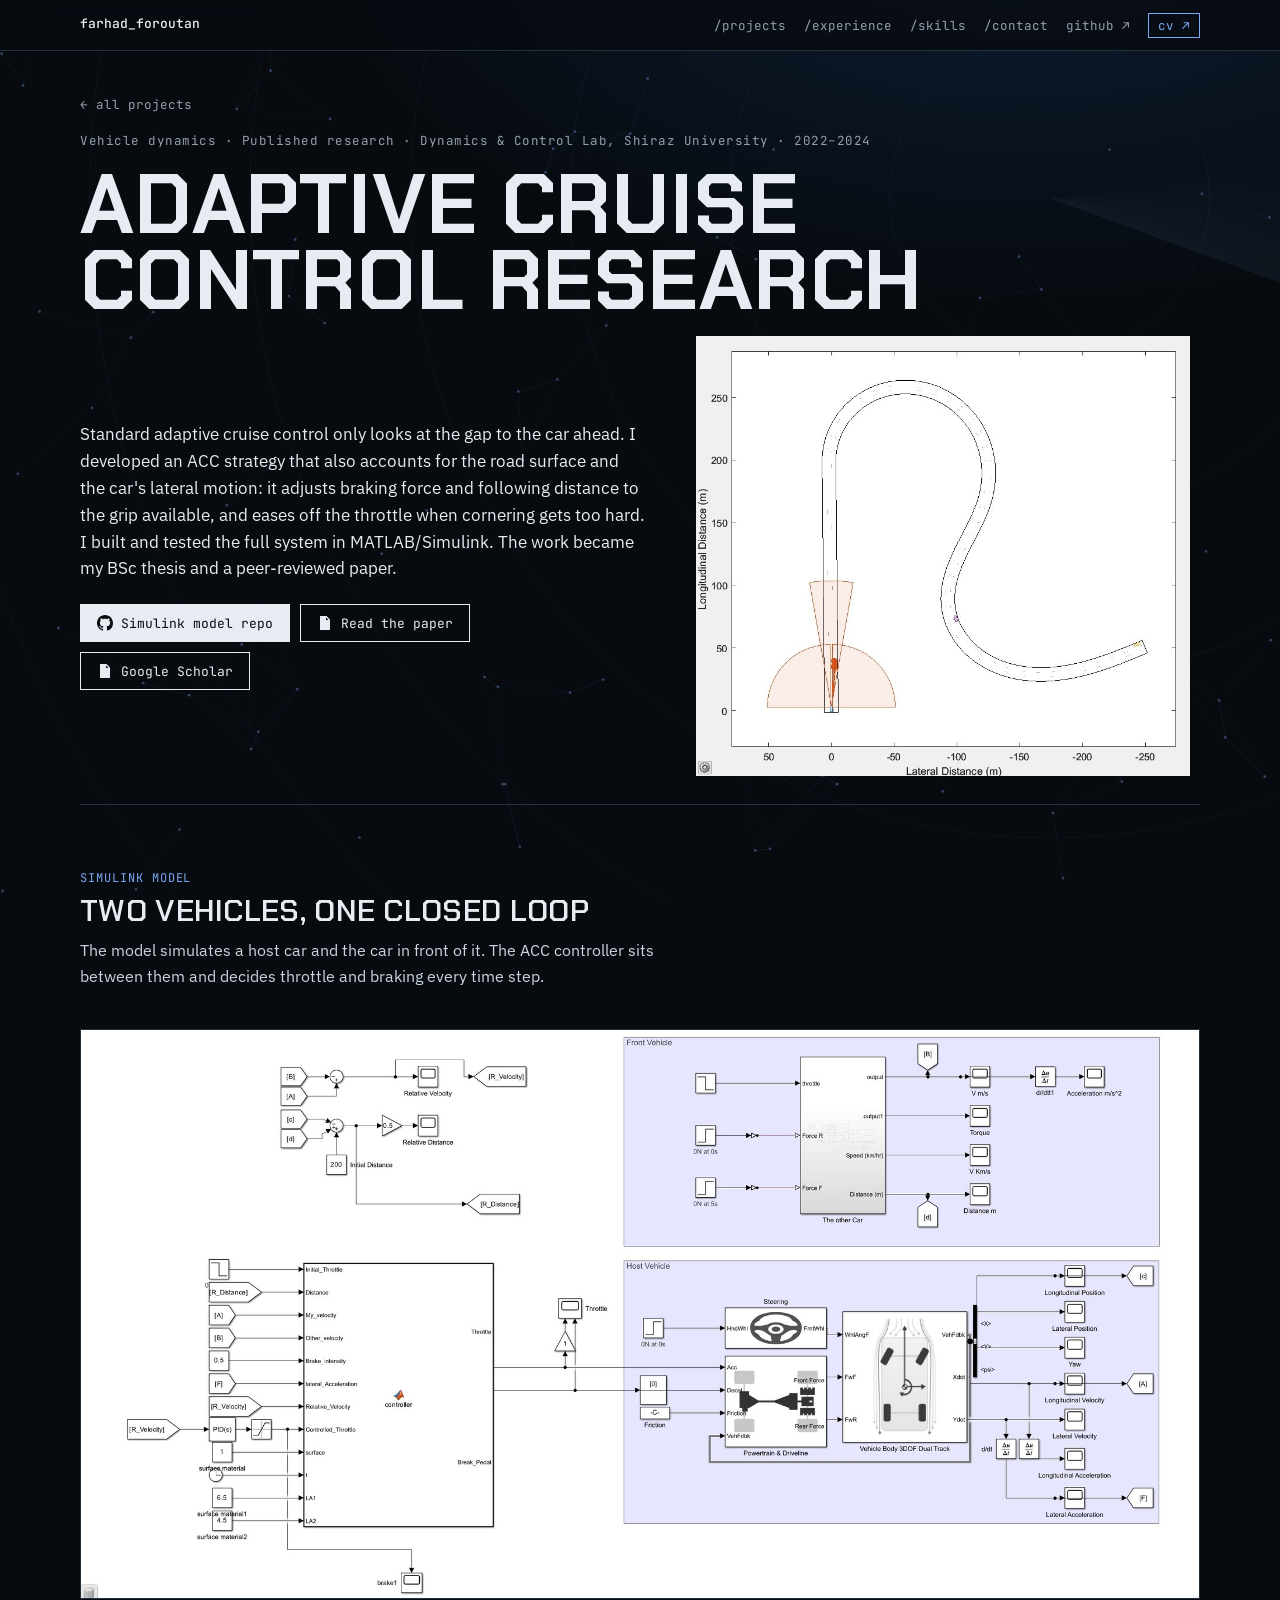
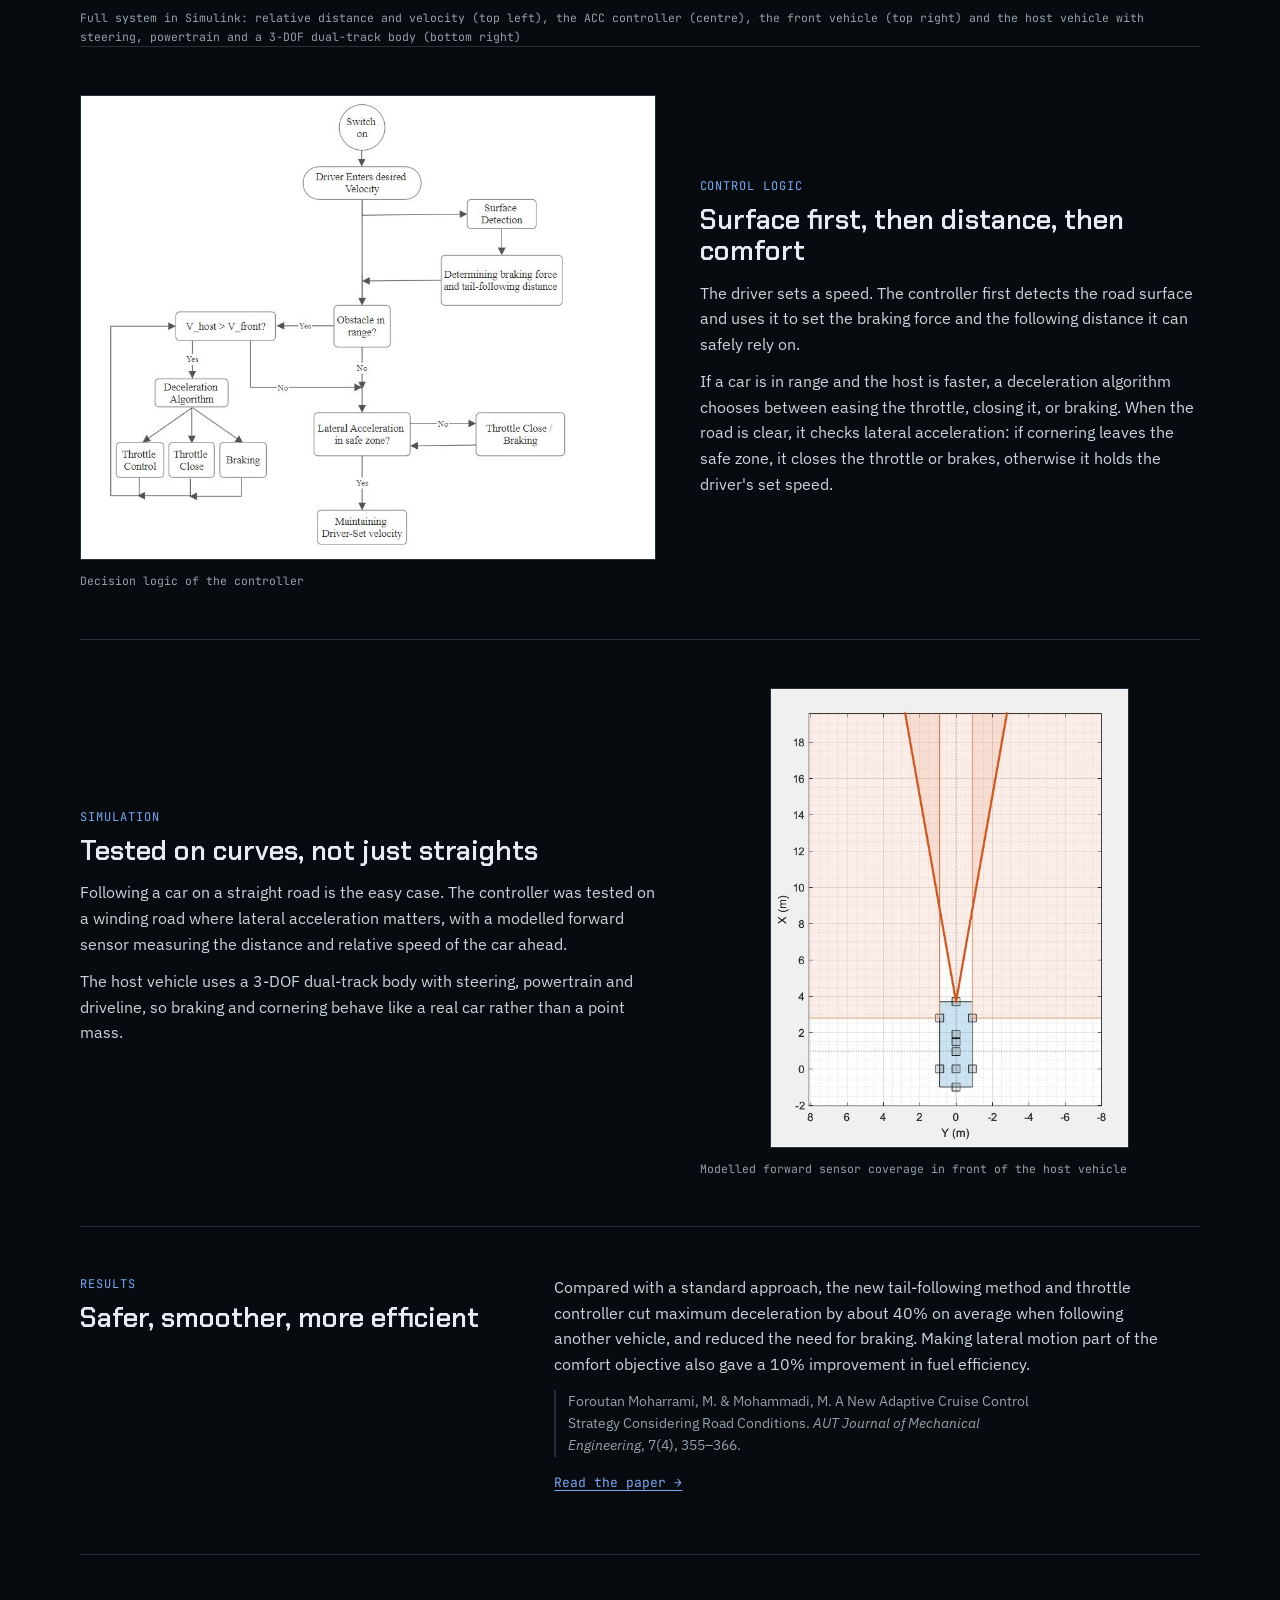
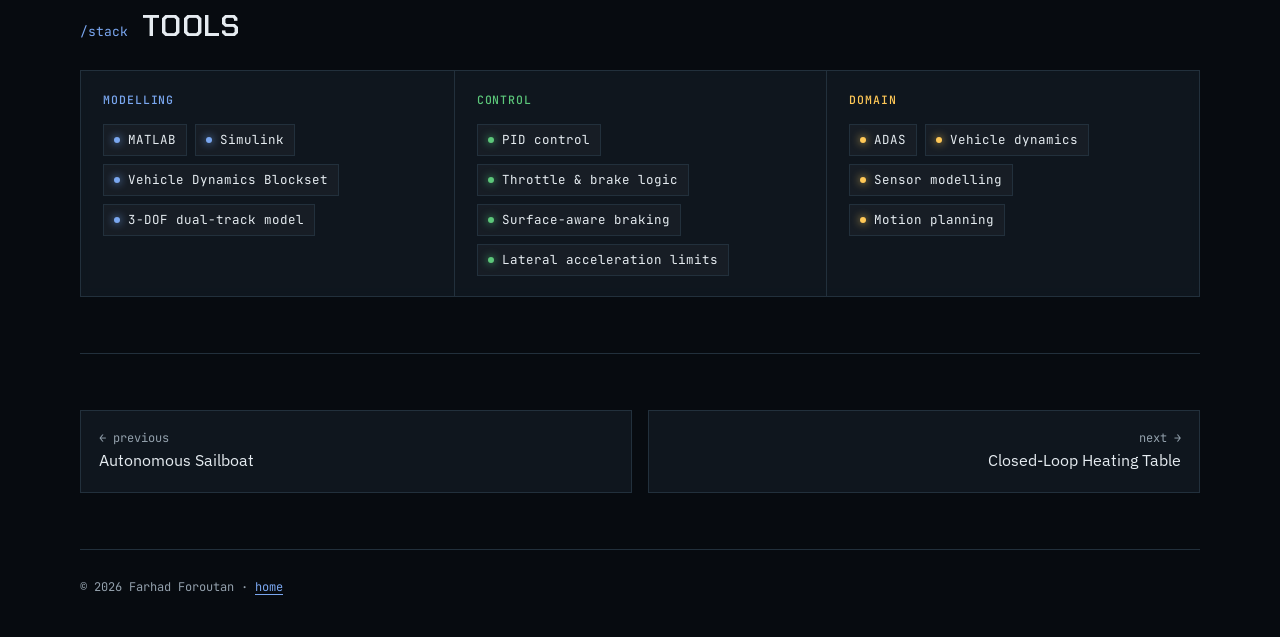
<file: projects/acc-research.html>
<!doctype html>
<html lang="en">
<head>
<meta charset="utf-8">
<meta name="viewport" content="width=device-width, initial-scale=1, viewport-fit=cover">
<title>Adaptive Cruise Control Research · Farhad Foroutan</title>
<meta name="description" content="A surface-aware adaptive cruise control system modelled in MATLAB/Simulink, adapting braking and following distance to road condition and lateral motion. Published research.">
<link rel="preconnect" href="https://fonts.googleapis.com"><link rel="preconnect" href="https://fonts.gstatic.com" crossorigin><link rel="stylesheet" href="https://fonts.googleapis.com/css2?family=Barlow+Condensed:wght@500;600;700&family=IBM+Plex+Sans:wght@400;500;600&family=JetBrains+Mono:wght@400;500&display=swap">
<link rel="stylesheet" href="../assets/site.css?v=9">
</head>
<body>
<nav class="nav" aria-label="Main"><div class="wrap">
<a class="brand" href="../index.html#top">farhad_foroutan</a>
<ul><li><a href="../index.html#projects">/projects</a></li><li><a href="../index.html#experience">/experience</a></li><li><a href="../index.html#skills">/skills</a></li><li><a href="../index.html#contact">/contact</a></li>
<li><a href="https://github.com/M-Foroutan-M" target="_blank" rel="noopener" aria-label="GitHub profile">github ↗</a></li><li><a class="nav-cv" href="../cv.pdf" target="_blank" rel="noopener">cv ↗</a></li></ul>
</div></nav>

<main class="wrap">
<header class="p-head">
<a class="back" href="../index.html#projects">← all projects</a>
<div class="eyebrow">Vehicle dynamics · Published research · Dynamics &amp; Control Lab, Shiraz University · 2022–2024</div>
<h1>Adaptive Cruise Control Research</h1>
<div class="p-intro">
<div>
<p class="lede">Standard adaptive cruise control only looks at the gap to the car ahead. I developed an ACC strategy that also accounts for the road surface and the car's lateral motion: it adjusts braking force and following distance to the grip available, and eases off the throttle when cornering gets too hard. I built and tested the full system in MATLAB/Simulink. The work became my BSc thesis and a peer-reviewed paper.</p>
<div class="btns">
<a class="btn primary" href="https://github.com/M-Foroutan-M/simulink-adaptive-cruise-control-with-surface-awareness" target="_blank" rel="noopener"><svg viewBox="0 0 16 16" aria-hidden="true"><path d="M8 0C3.58 0 0 3.58 0 8c0 3.54 2.29 6.53 5.47 7.59.4.07.55-.17.55-.38 0-.19-.01-.82-.01-1.49-2.01.37-2.53-.49-2.69-.94-.09-.23-.48-.94-.82-1.13-.28-.15-.68-.52-.01-.53.63-.01 1.08.58 1.23.82.72 1.21 1.87.87 2.33.66.07-.52.28-.87.51-1.07-1.78-.2-3.64-.89-3.64-3.95 0-.87.31-1.59.82-2.15-.08-.2-.36-1.02.08-2.12 0 0 .67-.21 2.2.82.64-.18 1.32-.27 2-.27.68 0 1.36.09 2 .27 1.53-1.04 2.2-.82 2.2-.82.44 1.1.16 1.92.08 2.12.51.56.82 1.27.82 2.15 0 3.07-1.87 3.75-3.65 3.95.29.25.54.73.54 1.48 0 1.07-.01 1.93-.01 2.2 0 .21.15.46.55.38A8.013 8.013 0 0016 8c0-4.42-3.58-8-8-8z"/></svg>Simulink model repo</a>
<a class="btn" href="https://doi.org/10.22060/ajme.2024.22878.6081" target="_blank" rel="noopener"><svg viewBox="0 0 16 16" aria-hidden="true"><path d="M3 1h6.5L13 4.5V15H3V1zm6 1.5V5h2.5L9 2.5zM5 8h6v1.2H5V8zm0 2.6h6v1.2H5v-1.2z"/></svg>Read the paper</a>
<a class="btn" href="https://scholar.google.com/citations?user=LDjci9gAAAAJ&amp;hl=en" target="_blank" rel="noopener"><svg viewBox="0 0 16 16" aria-hidden="true"><path d="M3 1h6.5L13 4.5V15H3V1zm6 1.5V5h2.5L9 2.5zM5 8h6v1.2H5V8zm0 2.6h6v1.2H5v-1.2z"/></svg>Google Scholar</a>
</div>
</div>
<figure class="p-head-media"><img src="../assets/img/acc-road.jpg" alt="Simulated winding test road with the host vehicle and its sensor coverage"></figure>
</div>
</header>

<!-- Full system -->
<section class="part-head">
<div class="kicker">Simulink model</div>
<h2>Two vehicles, one closed loop</h2>
<p>The model simulates a host car and the car in front of it. The ACC controller sits between them and decides throttle and braking every time step.</p>
</section>
<figure class="wide-figure">
<a href="../assets/img/acc-full-system.jpg" target="_blank" rel="noopener"><img src="../assets/img/acc-full-system.jpg" alt="Full Simulink model: relative distance and velocity calculation, the ACC controller block, the front vehicle subsystem and the host vehicle subsystem with steering, powertrain and a 3DOF dual-track vehicle body" loading="lazy"></a>
<figcaption>Full system in Simulink: relative distance and velocity (top left), the ACC controller (centre), the front vehicle (top right) and the host vehicle with steering, powertrain and a 3-DOF dual-track body (bottom right)</figcaption>
</figure>

<!-- Control logic -->
<section class="feature">
<figure class="feature-media">
<a href="../assets/img/acc-logic.jpg" target="_blank" rel="noopener"><img src="../assets/img/acc-logic.jpg" alt="Control logic flowchart: surface detection sets braking force and following distance; if an obstacle is in range and the host is faster, the deceleration algorithm chooses throttle control, throttle close or braking; lateral acceleration is checked against a safe zone" loading="lazy"></a>
<figcaption>Decision logic of the controller</figcaption>
</figure>
<div class="feature-text">
<div class="kicker">Control logic</div>
<h3>Surface first, then distance, then comfort</h3>
<p>The driver sets a speed. The controller first detects the road surface and uses it to set the braking force and the following distance it can safely rely on.</p>
<p>If a car is in range and the host is faster, a deceleration algorithm chooses between easing the throttle, closing it, or braking. When the road is clear, it checks lateral acceleration: if cornering leaves the safe zone, it closes the throttle or brakes, otherwise it holds the driver's set speed.</p>
</div>
</section>

<!-- Sensing & road -->
<section class="feature flip">
<figure class="feature-media">
<a href="../assets/img/acc-sensor.jpg" target="_blank" rel="noopener"><img src="../assets/img/acc-sensor.jpg" alt="Sensor field of view in front of the host vehicle" loading="lazy" class="narrow"></a>
<figcaption>Modelled forward sensor coverage in front of the host vehicle</figcaption>
</figure>
<div class="feature-text">
<div class="kicker">Simulation</div>
<h3>Tested on curves, not just straights</h3>
<p>Following a car on a straight road is the easy case. The controller was tested on a winding road where lateral acceleration matters, with a modelled forward sensor measuring the distance and relative speed of the car ahead.</p>
<p>The host vehicle uses a 3-DOF dual-track body with steering, powertrain and driveline, so braking and cornering behave like a real car rather than a point mass.</p>
</div>
</section>

<!-- Results -->
<section class="feature solo">
<div class="feature-text">
<div class="kicker">Results</div>
<h3>Safer, smoother, more efficient</h3>
</div>
<div class="feature-text">
<p>Compared with a standard approach, the new tail-following method and throttle controller cut maximum deceleration by about 40% on average when following another vehicle, and reduced the need for braking. Making lateral motion part of the comfort objective also gave a 10% improvement in fuel efficiency.</p>
<p class="cite">Foroutan Moharrami, M. &amp; Mohammadi, M. A New Adaptive Cruise Control Strategy Considering Road Conditions. <i>AUT Journal of Mechanical Engineering</i>, 7(4), 355–366.</p>
<p class="more-link"><a href="https://doi.org/10.22060/ajme.2024.22878.6081" target="_blank" rel="noopener">Read the paper →</a></p>
</div>
</section>

<section class="sec"><div class="sec-head"><code>/stack</code><h2>Tools</h2></div>
<div class="toolbox">
<div class="tool-group"><h4>Modelling</h4><div class="tools"><span>MATLAB</span><span>Simulink</span><span>Vehicle Dynamics Blockset</span><span>3-DOF dual-track model</span></div></div>
<div class="tool-group"><h4>Control</h4><div class="tools"><span>PID control</span><span>Throttle &amp; brake logic</span><span>Surface-aware braking</span><span>Lateral acceleration limits</span></div></div>
<div class="tool-group"><h4>Domain</h4><div class="tools"><span>ADAS</span><span>Vehicle dynamics</span><span>Sensor modelling</span><span>Motion planning</span></div></div>
</div>
</section>

<section class="sec"><nav class="pager" aria-label="More projects">
<a href="sailboat.html"><span>← previous</span>Autonomous Sailboat</a>
<a class="next" href="heating-table.html"><span>next →</span>Closed-Loop Heating Table</a>
</nav></section>
<footer>© 2026 Farhad Foroutan · <a href="../index.html">home</a></footer>
</main>
<script src="../assets/bg.js?v=9"></script>
</body>
</html>
</file>
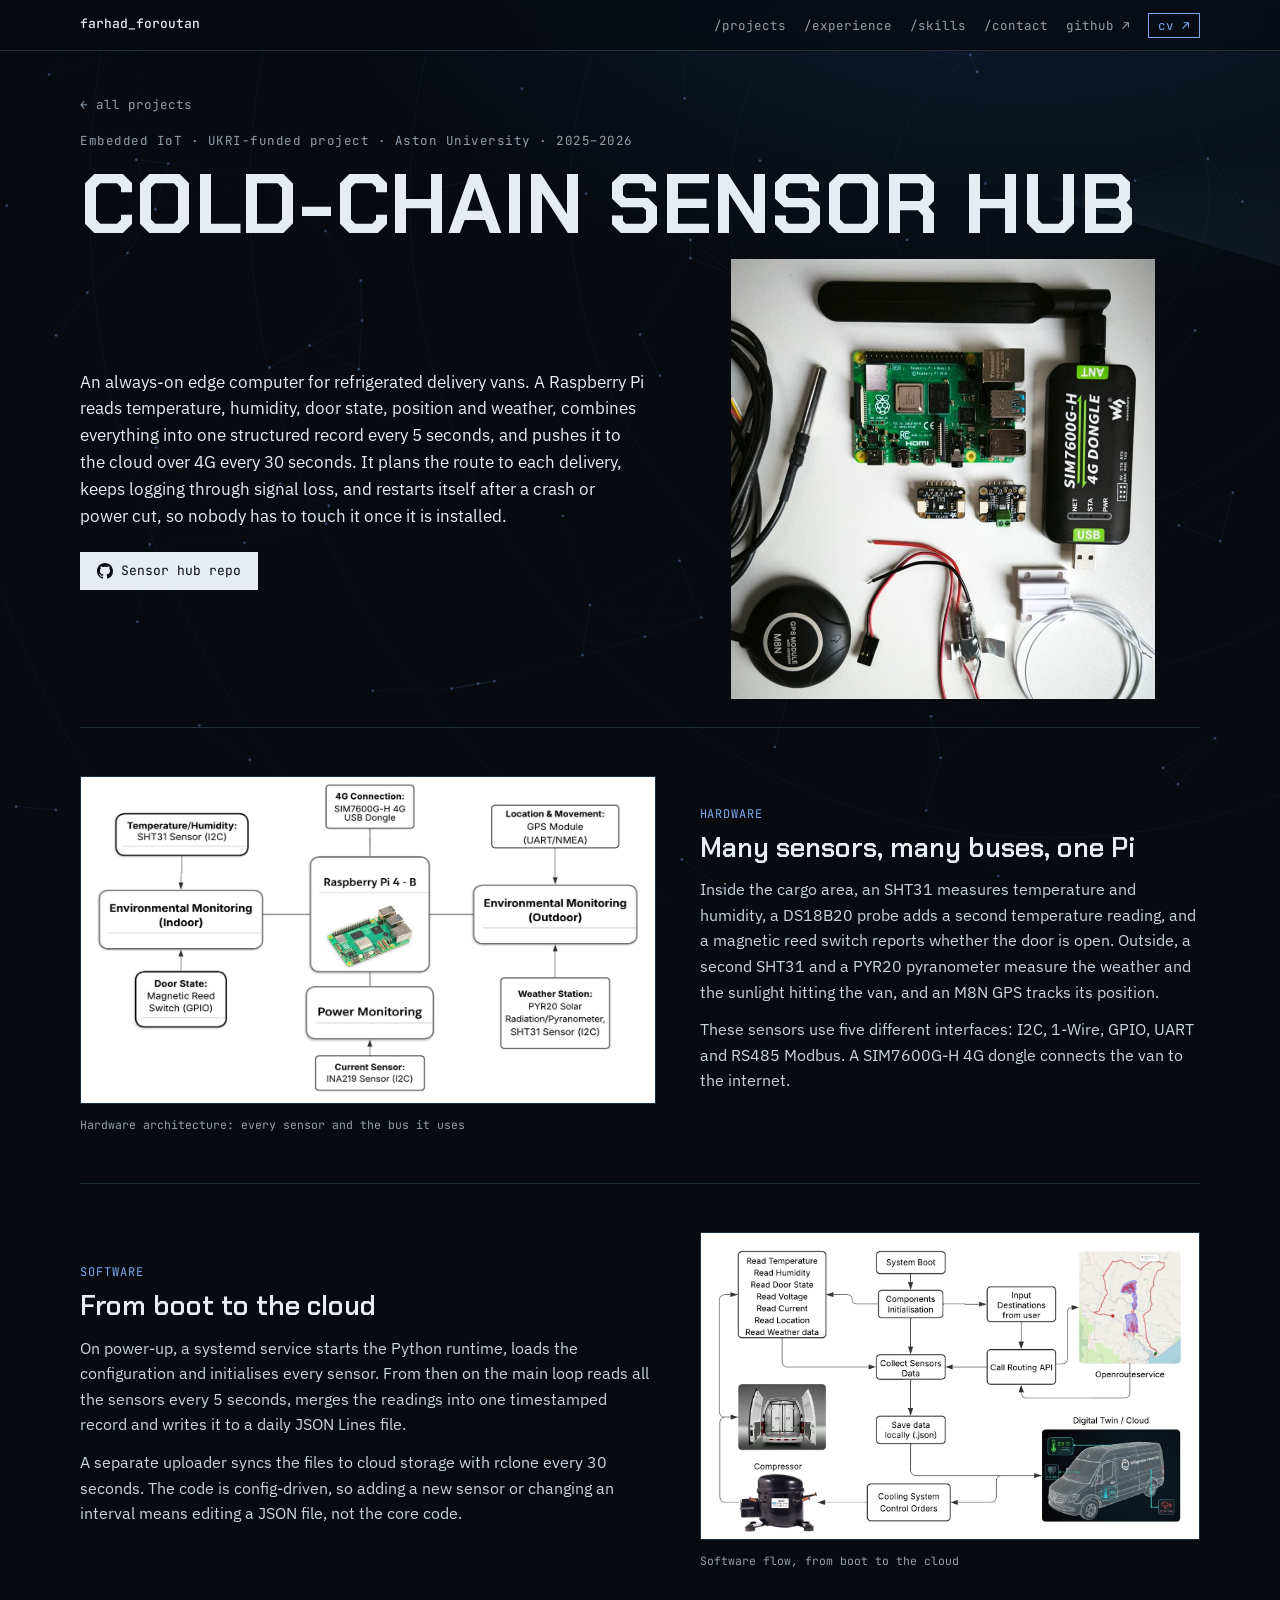
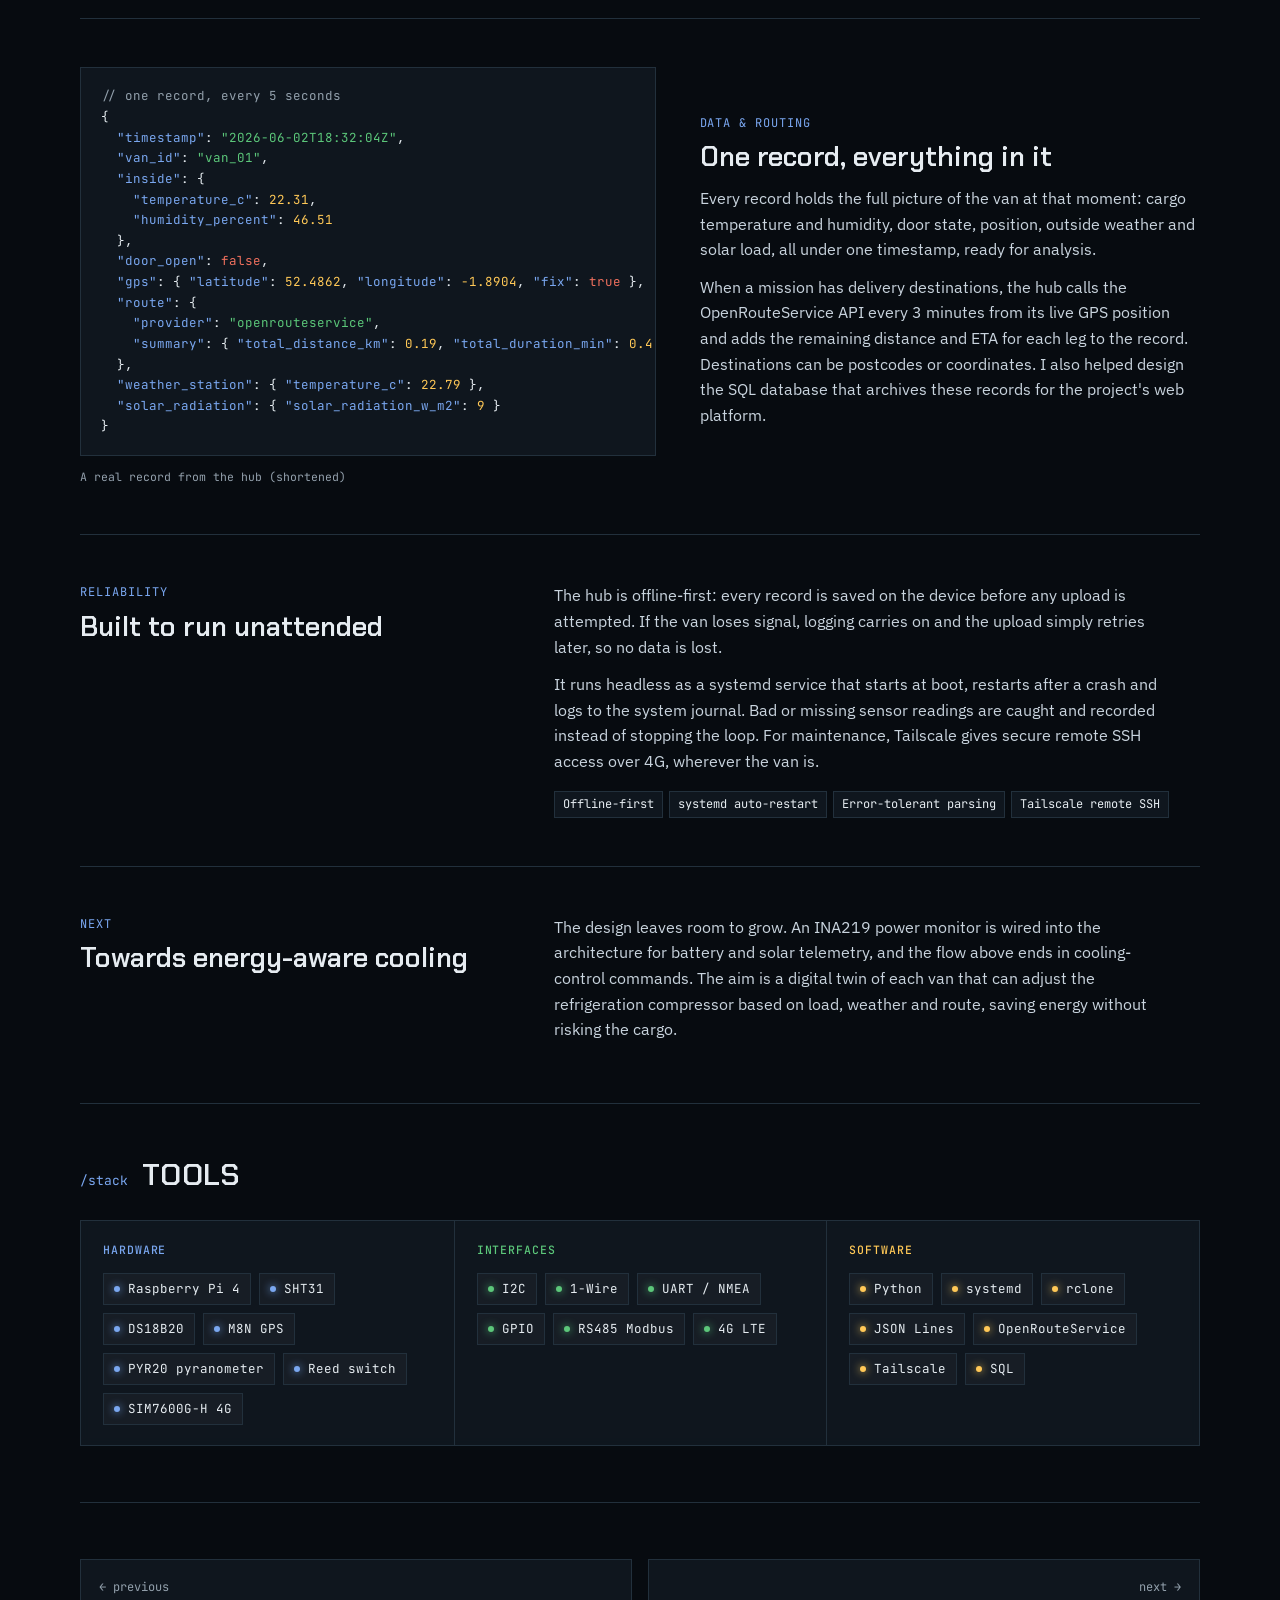
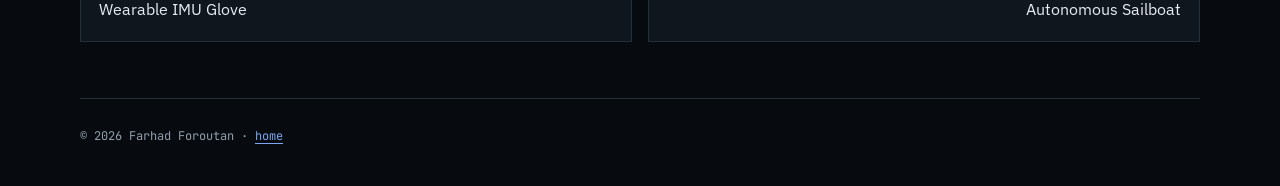
<file: projects/cold-chain-iot.html>
<!doctype html>
<html lang="en">
<head>
<meta charset="utf-8">
<meta name="viewport" content="width=device-width, initial-scale=1, viewport-fit=cover">
<title>Cold-Chain Sensor Hub · Farhad Foroutan</title>
<meta name="description" content="An always-on Raspberry Pi edge device for refrigerated vans: multi-sensor telemetry, 4G cloud sync, route-aware ETA and self-recovering operation.">
<link rel="preconnect" href="https://fonts.googleapis.com"><link rel="preconnect" href="https://fonts.gstatic.com" crossorigin><link rel="stylesheet" href="https://fonts.googleapis.com/css2?family=Barlow+Condensed:wght@500;600;700&family=IBM+Plex+Sans:wght@400;500;600&family=JetBrains+Mono:wght@400;500&display=swap">
<link rel="stylesheet" href="../assets/site.css?v=9">
</head>
<body>
<nav class="nav" aria-label="Main"><div class="wrap">
<a class="brand" href="../index.html#top">farhad_foroutan</a>
<ul><li><a href="../index.html#projects">/projects</a></li><li><a href="../index.html#experience">/experience</a></li><li><a href="../index.html#skills">/skills</a></li><li><a href="../index.html#contact">/contact</a></li>
<li><a href="https://github.com/M-Foroutan-M" target="_blank" rel="noopener" aria-label="GitHub profile">github ↗</a></li><li><a class="nav-cv" href="../cv.pdf" target="_blank" rel="noopener">cv ↗</a></li></ul>
</div></nav>

<main class="wrap">
<header class="p-head">
<a class="back" href="../index.html#projects">← all projects</a>
<div class="eyebrow">Embedded IoT · UKRI-funded project · Aston University · 2025–2026</div>
<h1>Cold-Chain Sensor Hub</h1>
<div class="p-intro">
<div>
<p class="lede">An always-on edge computer for refrigerated delivery vans. A Raspberry Pi reads temperature, humidity, door state, position and weather, combines everything into one structured record every 5 seconds, and pushes it to the cloud over 4G every 30 seconds. It plans the route to each delivery, keeps logging through signal loss, and restarts itself after a crash or power cut, so nobody has to touch it once it is installed.</p>
<div class="btns">
<a class="btn primary" href="https://github.com/M-Foroutan-M/Refrigeration-Sensor-Hub" target="_blank" rel="noopener"><svg viewBox="0 0 16 16" aria-hidden="true"><path d="M8 0C3.58 0 0 3.58 0 8c0 3.54 2.29 6.53 5.47 7.59.4.07.55-.17.55-.38 0-.19-.01-.82-.01-1.49-2.01.37-2.53-.49-2.69-.94-.09-.23-.48-.94-.82-1.13-.28-.15-.68-.52-.01-.53.63-.01 1.08.58 1.23.82.72 1.21 1.87.87 2.33.66.07-.52.28-.87.51-1.07-1.78-.2-3.64-.89-3.64-3.95 0-.87.31-1.59.82-2.15-.08-.2-.36-1.02.08-2.12 0 0 .67-.21 2.2.82.64-.18 1.32-.27 2-.27.68 0 1.36.09 2 .27 1.53-1.04 2.2-.82 2.2-.82.44 1.1.16 1.92.08 2.12.51.56.82 1.27.82 2.15 0 3.07-1.87 3.75-3.65 3.95.29.25.54.73.54 1.48 0 1.07-.01 1.93-.01 2.2 0 .21.15.46.55.38A8.013 8.013 0 0016 8c0-4.42-3.58-8-8-8z"/></svg>Sensor hub repo</a>
</div>
</div>
<figure class="p-head-media"><img src="../assets/img/hub-components.jpg" alt="The hub's hardware laid out: Raspberry Pi 4, SIM7600G-H 4G dongle, two SHT31 sensors, DS18B20 probe, M8N GPS, door reed switch and pyranometer cable"></figure>
</div>
</header>

<!-- 1. Hardware -->
<section class="feature">
<figure class="feature-media">
<a href="../assets/img/hub-architecture.jpg" target="_blank" rel="noopener"><img src="../assets/img/hub-architecture.jpg" alt="Block diagram: Raspberry Pi 4 at the centre, connected to indoor and outdoor environmental sensors, a GPS module, a 4G dongle and power monitoring" loading="lazy"></a>
<figcaption>Hardware architecture: every sensor and the bus it uses</figcaption>
</figure>
<div class="feature-text">
<div class="kicker">Hardware</div>
<h3>Many sensors, many buses, one Pi</h3>
<p>Inside the cargo area, an SHT31 measures temperature and humidity, a DS18B20 probe adds a second temperature reading, and a magnetic reed switch reports whether the door is open. Outside, a second SHT31 and a PYR20 pyranometer measure the weather and the sunlight hitting the van, and an M8N GPS tracks its position.</p>
<p>These sensors use five different interfaces: I2C, 1-Wire, GPIO, UART and RS485 Modbus. A SIM7600G-H 4G dongle connects the van to the internet.</p>
</div>
</section>

<!-- 2. Software flow -->
<section class="feature flip">
<figure class="feature-media">
<a href="../assets/img/hub-flow.jpg" target="_blank" rel="noopener"><img src="../assets/img/hub-flow.jpg" alt="Software flow: system boot, component initialisation, sensor reading, route API call, local JSON storage and cloud sync, with cooling control as the next step" loading="lazy"></a>
<figcaption>Software flow, from boot to the cloud</figcaption>
</figure>
<div class="feature-text">
<div class="kicker">Software</div>
<h3>From boot to the cloud</h3>
<p>On power-up, a systemd service starts the Python runtime, loads the configuration and initialises every sensor. From then on the main loop reads all the sensors every 5 seconds, merges the readings into one timestamped record and writes it to a daily JSON Lines file.</p>
<p>A separate uploader syncs the files to cloud storage with rclone every 30 seconds. The code is config-driven, so adding a new sensor or changing an interval means editing a JSON file, not the core code.</p>
</div>
</section>

<!-- 3. Data record + route -->
<section class="feature">
<figure class="feature-media">
<div class="code-panel" role="img" aria-label="Example telemetry record in JSON">
<pre><span class="c">// one record, every 5 seconds</span>
{
  <span class="k">"timestamp"</span>: <span class="s">"2026-06-02T18:32:04Z"</span>,
  <span class="k">"van_id"</span>: <span class="s">"van_01"</span>,
  <span class="k">"inside"</span>: {
    <span class="k">"temperature_c"</span>: <span class="n">22.31</span>,
    <span class="k">"humidity_percent"</span>: <span class="n">46.51</span>
  },
  <span class="k">"door_open"</span>: <span class="b">false</span>,
  <span class="k">"gps"</span>: { <span class="k">"latitude"</span>: <span class="n">52.4862</span>, <span class="k">"longitude"</span>: <span class="n">-1.8904</span>, <span class="k">"fix"</span>: <span class="b">true</span> },
  <span class="k">"route"</span>: {
    <span class="k">"provider"</span>: <span class="s">"openrouteservice"</span>,
    <span class="k">"summary"</span>: { <span class="k">"total_distance_km"</span>: <span class="n">0.19</span>, <span class="k">"total_duration_min"</span>: <span class="n">0.4</span> }
  },
  <span class="k">"weather_station"</span>: { <span class="k">"temperature_c"</span>: <span class="n">22.79</span> },
  <span class="k">"solar_radiation"</span>: { <span class="k">"solar_radiation_w_m2"</span>: <span class="n">9</span> }
}</pre>
</div>
<figcaption>A real record from the hub (shortened)</figcaption>
</figure>
<div class="feature-text">
<div class="kicker">Data &amp; routing</div>
<h3>One record, everything in it</h3>
<p>Every record holds the full picture of the van at that moment: cargo temperature and humidity, door state, position, outside weather and solar load, all under one timestamp, ready for analysis.</p>
<p>When a mission has delivery destinations, the hub calls the OpenRouteService API every 3 minutes from its live GPS position and adds the remaining distance and ETA for each leg to the record. Destinations can be postcodes or coordinates. I also helped design the SQL database that archives these records for the project's web platform.</p>
</div>
</section>

<!-- 4. Reliability -->
<section class="feature solo">
<div class="feature-text">
<div class="kicker">Reliability</div>
<h3>Built to run unattended</h3>
</div>
<div class="feature-text">
<p>The hub is offline-first: every record is saved on the device before any upload is attempted. If the van loses signal, logging carries on and the upload simply retries later, so no data is lost.</p>
<p>It runs headless as a systemd service that starts at boot, restarts after a crash and logs to the system journal. Bad or missing sensor readings are caught and recorded instead of stopping the loop. For maintenance, Tailscale gives secure remote SSH access over 4G, wherever the van is.</p>
<div class="chips"><span>Offline-first</span><span>systemd auto-restart</span><span>Error-tolerant parsing</span><span>Tailscale remote SSH</span></div>
</div>
</section>

<!-- 5. Next -->
<section class="feature solo">
<div class="feature-text">
<div class="kicker">Next</div>
<h3>Towards energy-aware cooling</h3>
</div>
<div class="feature-text">
<p>The design leaves room to grow. An INA219 power monitor is wired into the architecture for battery and solar telemetry, and the flow above ends in cooling-control commands. The aim is a digital twin of each van that can adjust the refrigeration compressor based on load, weather and route, saving energy without risking the cargo.</p>
</div>
</section>

<section class="sec"><div class="sec-head"><code>/stack</code><h2>Tools</h2></div>
<div class="toolbox">
<div class="tool-group"><h4>Hardware</h4><div class="tools"><span>Raspberry Pi 4</span><span>SHT31</span><span>DS18B20</span><span>M8N GPS</span><span>PYR20 pyranometer</span><span>Reed switch</span><span>SIM7600G-H 4G</span></div></div>
<div class="tool-group"><h4>Interfaces</h4><div class="tools"><span>I2C</span><span>1-Wire</span><span>UART / NMEA</span><span>GPIO</span><span>RS485 Modbus</span><span>4G LTE</span></div></div>
<div class="tool-group"><h4>Software</h4><div class="tools"><span>Python</span><span>systemd</span><span>rclone</span><span>JSON Lines</span><span>OpenRouteService</span><span>Tailscale</span><span>SQL</span></div></div>
</div>
</section>

<section class="sec"><nav class="pager" aria-label="More projects">
<a href="imu-glove.html"><span>← previous</span>Wearable IMU Glove</a>
<a class="next" href="sailboat.html"><span>next →</span>Autonomous Sailboat</a>
</nav></section>
<footer>© 2026 Farhad Foroutan · <a href="../index.html">home</a></footer>
</main>
<script src="../assets/bg.js?v=9"></script>
</body>
</html>
</file>
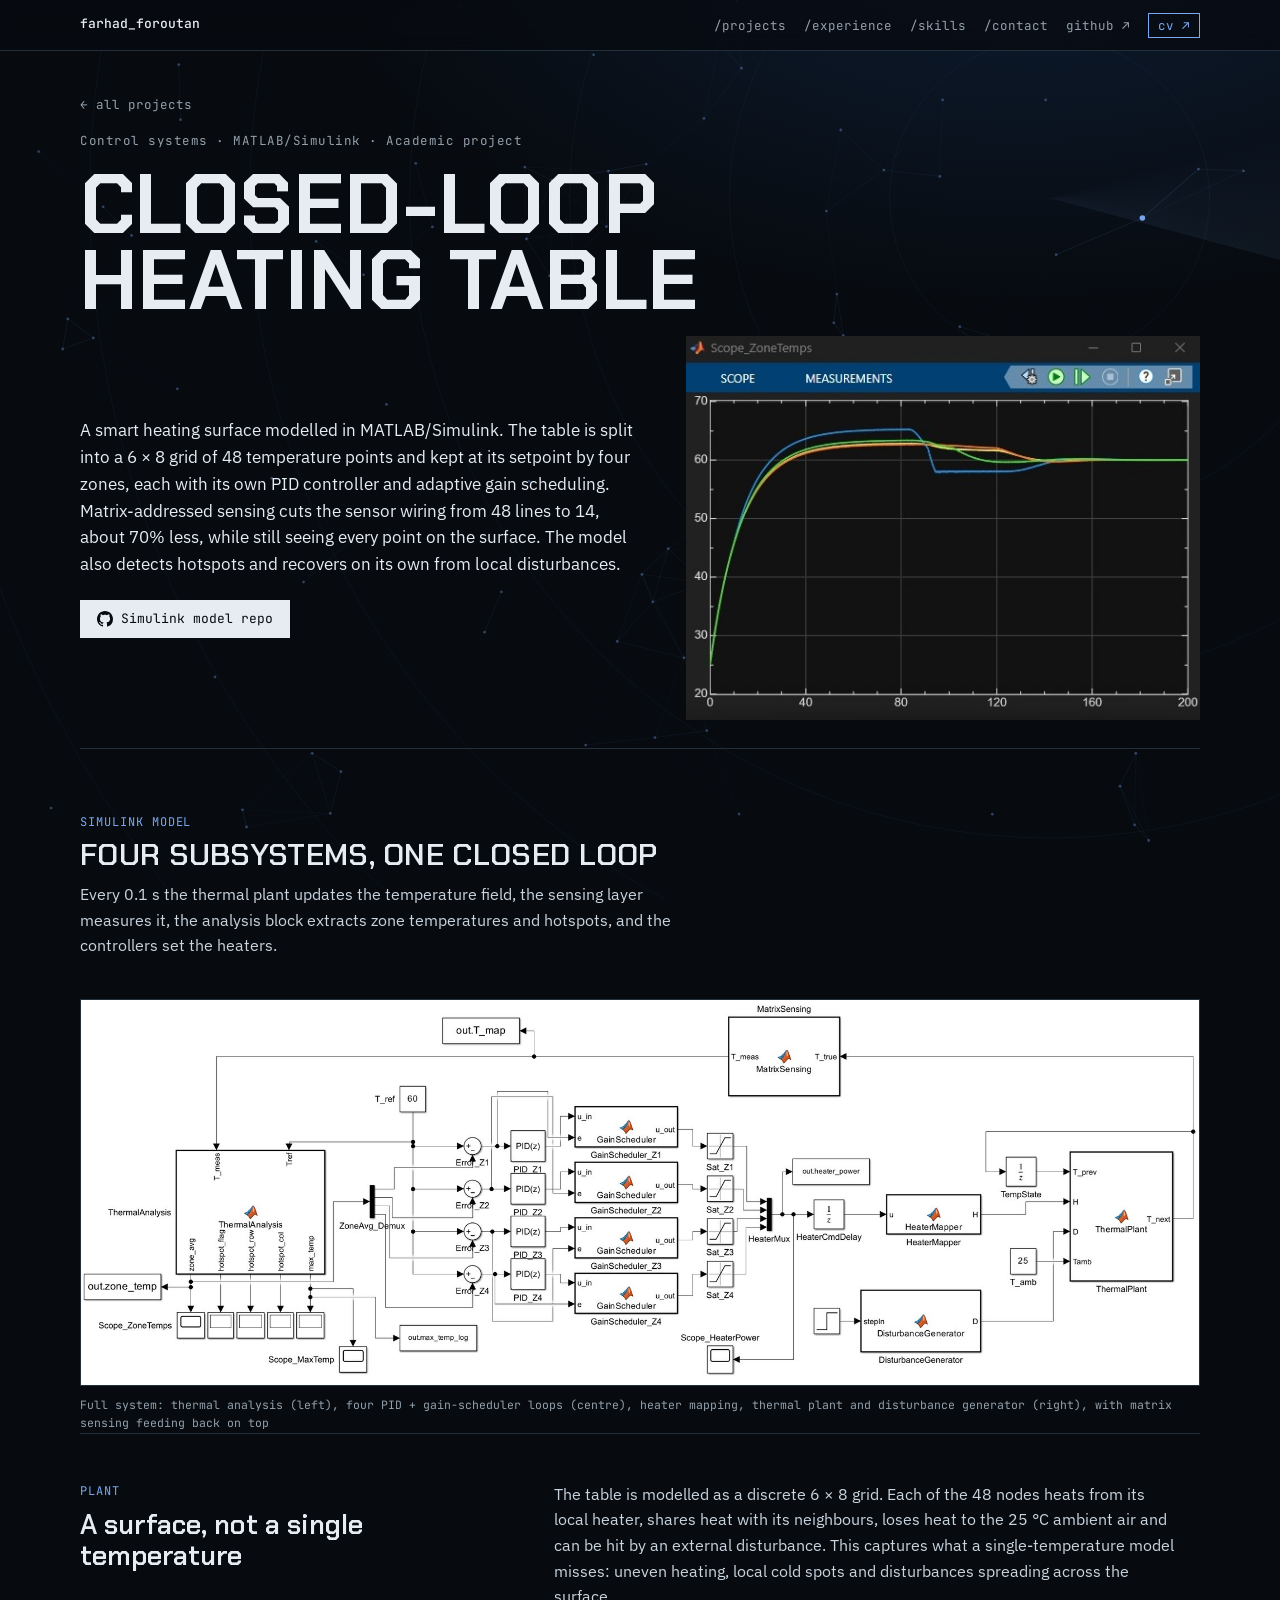
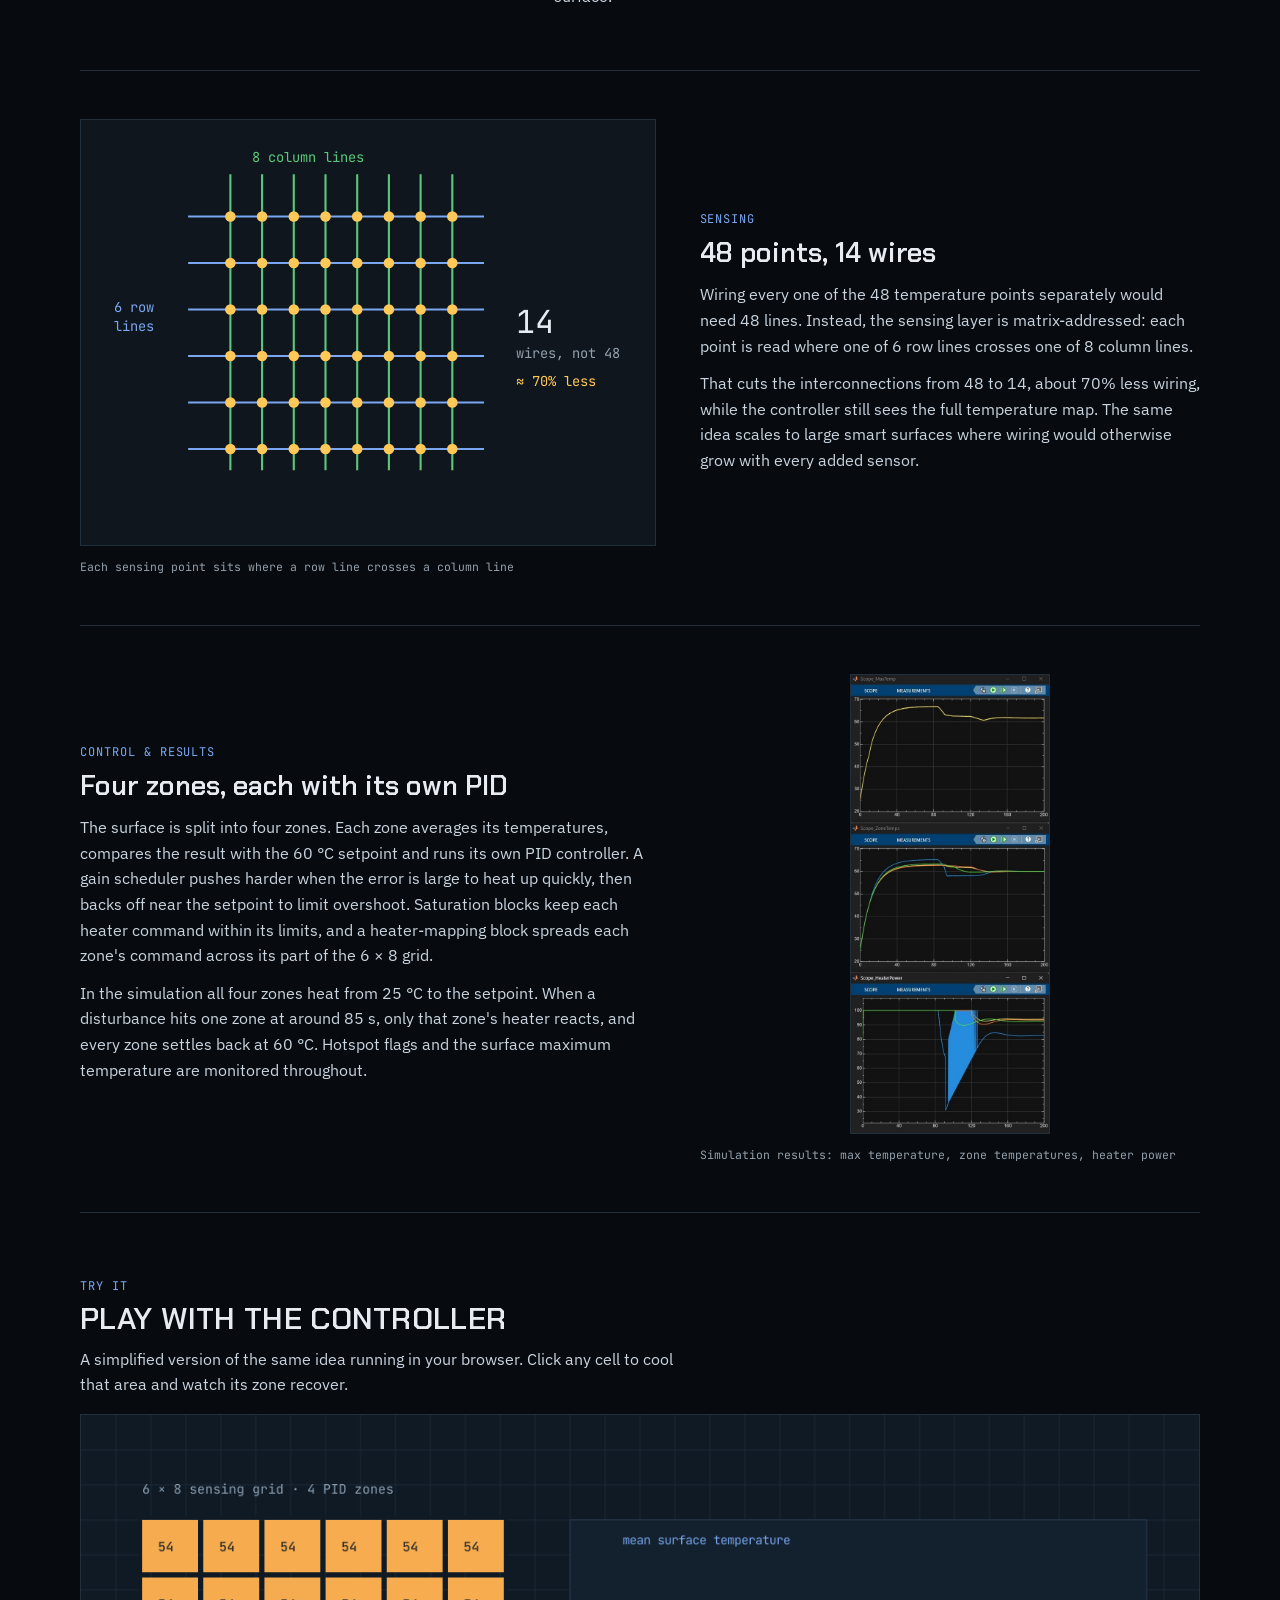
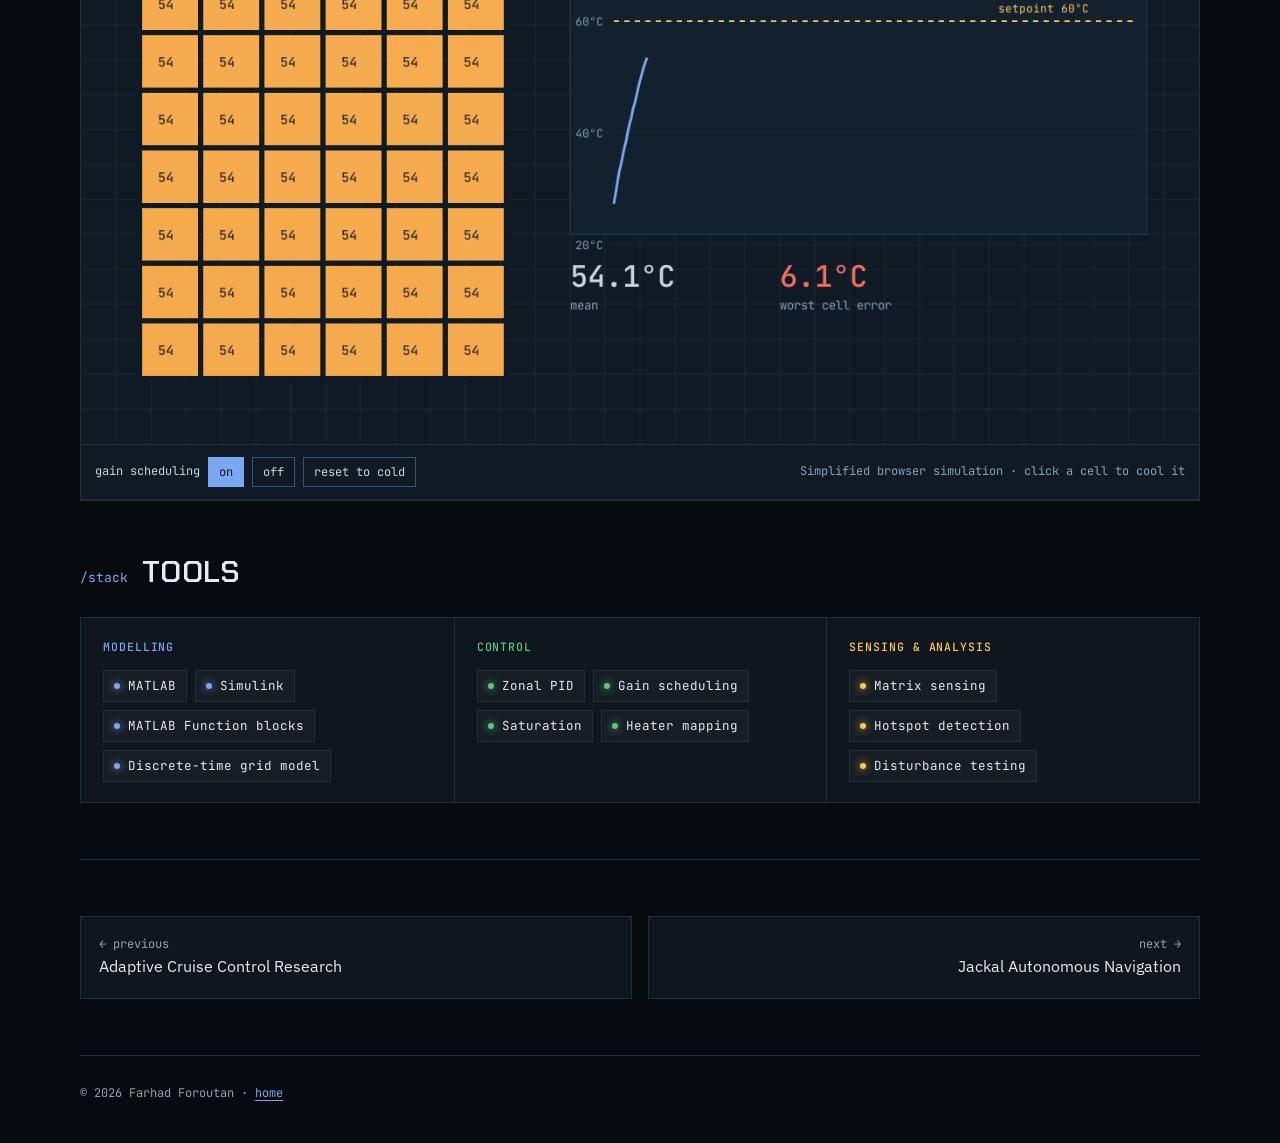
<file: projects/heating-table.html>
<!doctype html>
<html lang="en">
<head>
<meta charset="utf-8">
<meta name="viewport" content="width=device-width, initial-scale=1, viewport-fit=cover">
<title>Closed-Loop Heating Table · Farhad Foroutan</title>
<meta name="description" content="A smart heating surface in MATLAB/Simulink: 6 × 8 thermal grid, matrix sensing with 70% less wiring, and four-zone PID control with adaptive gain scheduling.">
<link rel="preconnect" href="https://fonts.googleapis.com"><link rel="preconnect" href="https://fonts.gstatic.com" crossorigin><link rel="stylesheet" href="https://fonts.googleapis.com/css2?family=Barlow+Condensed:wght@500;600;700&family=IBM+Plex+Sans:wght@400;500;600&family=JetBrains+Mono:wght@400;500&display=swap">
<link rel="stylesheet" href="../assets/site.css?v=9">
</head>
<body>
<nav class="nav" aria-label="Main"><div class="wrap">
<a class="brand" href="../index.html#top">farhad_foroutan</a>
<ul><li><a href="../index.html#projects">/projects</a></li><li><a href="../index.html#experience">/experience</a></li><li><a href="../index.html#skills">/skills</a></li><li><a href="../index.html#contact">/contact</a></li>
<li><a href="https://github.com/M-Foroutan-M" target="_blank" rel="noopener" aria-label="GitHub profile">github ↗</a></li><li><a class="nav-cv" href="../cv.pdf" target="_blank" rel="noopener">cv ↗</a></li></ul>
</div></nav>
<main class="wrap">
<header class="p-head">
<a class="back" href="../index.html#projects">← all projects</a>
<div class="eyebrow">Control systems · MATLAB/Simulink · Academic project</div>
<h1>Closed-Loop Heating Table</h1>
<div class="p-intro">
<div>
<p class="lede">A smart heating surface modelled in MATLAB/Simulink. The table is split into a 6 × 8 grid of 48 temperature points and kept at its setpoint by four zones, each with its own PID controller and adaptive gain scheduling. Matrix-addressed sensing cuts the sensor wiring from 48 lines to 14, about 70% less, while still seeing every point on the surface. The model also detects hotspots and recovers on its own from local disturbances.</p>
<div class="btns">
<a class="btn primary" href="https://github.com/M-Foroutan-M/smart-thermal-table-simulink-control" target="_blank" rel="noopener"><svg viewBox="0 0 16 16" aria-hidden="true"><path d="M8 0C3.58 0 0 3.58 0 8c0 3.54 2.29 6.53 5.47 7.59.4.07.55-.17.55-.38 0-.19-.01-.82-.01-1.49-2.01.37-2.53-.49-2.69-.94-.09-.23-.48-.94-.82-1.13-.28-.15-.68-.52-.01-.53.63-.01 1.08.58 1.23.82.72 1.21 1.87.87 2.33.66.07-.52.28-.87.51-1.07-1.78-.2-3.64-.89-3.64-3.95 0-.87.31-1.59.82-2.15-.08-.2-.36-1.02.08-2.12 0 0 .67-.21 2.2.82.64-.18 1.32-.27 2-.27.68 0 1.36.09 2 .27 1.53-1.04 2.2-.82 2.2-.82.44 1.1.16 1.92.08 2.12.51.56.82 1.27.82 2.15 0 3.07-1.87 3.75-3.65 3.95.29.25.54.73.54 1.48 0 1.07-.01 1.93-.01 2.2 0 .21.15.46.55.38A8.013 8.013 0 0016 8c0-4.42-3.58-8-8-8z"/></svg>Simulink model repo</a>
</div>
</div>
<figure class="p-head-media"><img src="../assets/img/heat-zone-temps.jpg" alt="Simulink scope: the four zone temperatures rise from 25 °C, settle near 60 °C, react to a disturbance and settle again at 60 °C"></figure>
</div>
</header>

<!-- Full system -->
<section class="part-head">
<div class="kicker">Simulink model</div>
<h2>Four subsystems, one closed loop</h2>
<p>Every 0.1 s the thermal plant updates the temperature field, the sensing layer measures it, the analysis block extracts zone temperatures and hotspots, and the controllers set the heaters.</p>
</section>
<figure class="wide-figure">
<a href="../assets/img/heat-full-system.jpg" target="_blank" rel="noopener"><img src="../assets/img/heat-full-system.jpg" alt="Full Simulink model: matrix sensing, thermal analysis, four PID controllers with gain schedulers and saturation, heater mapper, thermal plant and disturbance generator" loading="lazy"></a>
<figcaption>Full system: thermal analysis (left), four PID + gain-scheduler loops (centre), heater mapping, thermal plant and disturbance generator (right), with matrix sensing feeding back on top</figcaption>
</figure>

<!-- Plant -->
<section class="feature solo">
<div class="feature-text">
<div class="kicker">Plant</div>
<h3>A surface, not a single temperature</h3>
</div>
<div class="feature-text">
<p>The table is modelled as a discrete 6 × 8 grid. Each of the 48 nodes heats from its local heater, shares heat with its neighbours, loses heat to the 25 °C ambient air and can be hit by an external disturbance. This captures what a single-temperature model misses: uneven heating, local cold spots and disturbances spreading across the surface.</p>
</div>
</section>

<!-- Sensing -->
<section class="feature">
<figure class="feature-media">
<div class="diagram">
<svg viewBox="0 0 520 380" role="img" aria-label="Matrix sensing: a 6 by 8 grid of sensing points addressed by 6 row lines and 8 column lines, 14 wires in total instead of 48">
<g transform="translate(120 60)"><g class="s-accent" stroke-width="2"><path d="M-30 20H250M-30 64H250M-30 108H250M-30 152H250M-30 196H250M-30 240H250"/></g><g class="s-green" stroke-width="2"><path d="M10 -20V260M40 -20V260M70 -20V260M100 -20V260M130 -20V260M160 -20V260M190 -20V260M220 -20V260"/></g><g class="f-warm"><circle cx="10" cy="20" r="5"/><circle cx="40" cy="20" r="5"/><circle cx="70" cy="20" r="5"/><circle cx="100" cy="20" r="5"/><circle cx="130" cy="20" r="5"/><circle cx="160" cy="20" r="5"/><circle cx="190" cy="20" r="5"/><circle cx="220" cy="20" r="5"/><circle cx="10" cy="64" r="5"/><circle cx="40" cy="64" r="5"/><circle cx="70" cy="64" r="5"/><circle cx="100" cy="64" r="5"/><circle cx="130" cy="64" r="5"/><circle cx="160" cy="64" r="5"/><circle cx="190" cy="64" r="5"/><circle cx="220" cy="64" r="5"/><circle cx="10" cy="108" r="5"/><circle cx="40" cy="108" r="5"/><circle cx="70" cy="108" r="5"/><circle cx="100" cy="108" r="5"/><circle cx="130" cy="108" r="5"/><circle cx="160" cy="108" r="5"/><circle cx="190" cy="108" r="5"/><circle cx="220" cy="108" r="5"/><circle cx="10" cy="152" r="5"/><circle cx="40" cy="152" r="5"/><circle cx="70" cy="152" r="5"/><circle cx="100" cy="152" r="5"/><circle cx="130" cy="152" r="5"/><circle cx="160" cy="152" r="5"/><circle cx="190" cy="152" r="5"/><circle cx="220" cy="152" r="5"/><circle cx="10" cy="196" r="5"/><circle cx="40" cy="196" r="5"/><circle cx="70" cy="196" r="5"/><circle cx="100" cy="196" r="5"/><circle cx="130" cy="196" r="5"/><circle cx="160" cy="196" r="5"/><circle cx="190" cy="196" r="5"/><circle cx="220" cy="196" r="5"/><circle cx="10" cy="240" r="5"/><circle cx="40" cy="240" r="5"/><circle cx="70" cy="240" r="5"/><circle cx="100" cy="240" r="5"/><circle cx="130" cy="240" r="5"/><circle cx="160" cy="240" r="5"/><circle cx="190" cy="240" r="5"/><circle cx="220" cy="240" r="5"/></g></g>
<text x="20" y="170" class="t-accent">6 row</text><text x="20" y="188" class="t-accent">lines</text>
<text x="150" y="28" class="t-green">8 column lines</text>
<text x="400" y="190" class="t-ink" font-size="30">14</text>
<text x="400" y="214" class="t-muted">wires, not 48</text>
<text x="400" y="240" class="t-warm">≈ 70% less</text>
</svg>
</div>
<figcaption>Each sensing point sits where a row line crosses a column line</figcaption>
</figure>
<div class="feature-text">
<div class="kicker">Sensing</div>
<h3>48 points, 14 wires</h3>
<p>Wiring every one of the 48 temperature points separately would need 48 lines. Instead, the sensing layer is matrix-addressed: each point is read where one of 6 row lines crosses one of 8 column lines.</p>
<p>That cuts the interconnections from 48 to 14, about 70% less wiring, while the controller still sees the full temperature map. The same idea scales to large smart surfaces where wiring would otherwise grow with every added sensor.</p>
</div>
</section>

<!-- Control + results -->
<section class="feature flip">
<figure class="feature-media">
<a href="../assets/img/heat-outputs.jpg" target="_blank" rel="noopener"><img src="../assets/img/heat-outputs.jpg" alt="Simulink scopes: maximum temperature, the four zone temperatures settling at 60 °C after a disturbance, and the four heater power signals" loading="lazy" class="narrow"></a>
<figcaption>Simulation results: max temperature, zone temperatures, heater power</figcaption>
</figure>
<div class="feature-text">
<div class="kicker">Control &amp; results</div>
<h3>Four zones, each with its own PID</h3>
<p>The surface is split into four zones. Each zone averages its temperatures, compares the result with the 60 °C setpoint and runs its own PID controller. A gain scheduler pushes harder when the error is large to heat up quickly, then backs off near the setpoint to limit overshoot. Saturation blocks keep each heater command within its limits, and a heater-mapping block spreads each zone's command across its part of the 6 × 8 grid.</p>
<p>In the simulation all four zones heat from 25 °C to the setpoint. When a disturbance hits one zone at around 85 s, only that zone's heater reacts, and every zone settles back at 60 °C. Hotspot flags and the surface maximum temperature are monitored throughout.</p>
</div>
</section>

<!-- Interactive -->
<section class="part-head">
<div class="kicker">Try it</div>
<h2>Play with the controller</h2>
<p>A simplified version of the same idea running in your browser. Click any cell to cool that area and watch its zone recover.</p>
</section>
<figure class="p-visual"><canvas id="heat" width="1280" height="720" aria-label="Interactive simulation of a 6 by 8 heated grid controlled in four PID zones"></canvas><div class="controls"><span>gain scheduling</span><button data-group="heat" data-value="on" aria-pressed="true">on</button><button data-group="heat" data-value="off" aria-pressed="false">off</button><button id="heat-reset">reset to cold</button><span class="hint">Simplified browser simulation · click a cell to cool it</span></div></figure>

<section class="sec"><div class="sec-head"><code>/stack</code><h2>Tools</h2></div>
<div class="toolbox">
<div class="tool-group"><h4>Modelling</h4><div class="tools"><span>MATLAB</span><span>Simulink</span><span>MATLAB Function blocks</span><span>Discrete-time grid model</span></div></div>
<div class="tool-group"><h4>Control</h4><div class="tools"><span>Zonal PID</span><span>Gain scheduling</span><span>Saturation</span><span>Heater mapping</span></div></div>
<div class="tool-group"><h4>Sensing &amp; analysis</h4><div class="tools"><span>Matrix sensing</span><span>Hotspot detection</span><span>Disturbance testing</span></div></div>
</div>
</section>

<section class="sec"><nav class="pager" aria-label="More projects">
<a href="acc-research.html"><span>← previous</span>Adaptive Cruise Control Research</a>
<a class="next" href="jackal.html"><span>next →</span>Jackal Autonomous Navigation</a>
</nav></section>
<footer>© 2026 Farhad Foroutan · <a href="../index.html">home</a></footer>
</main>
<script src="../assets/visuals.js?v=9"></script>
<script src="../assets/bg.js?v=9"></script>
</body>
</html>
</file>
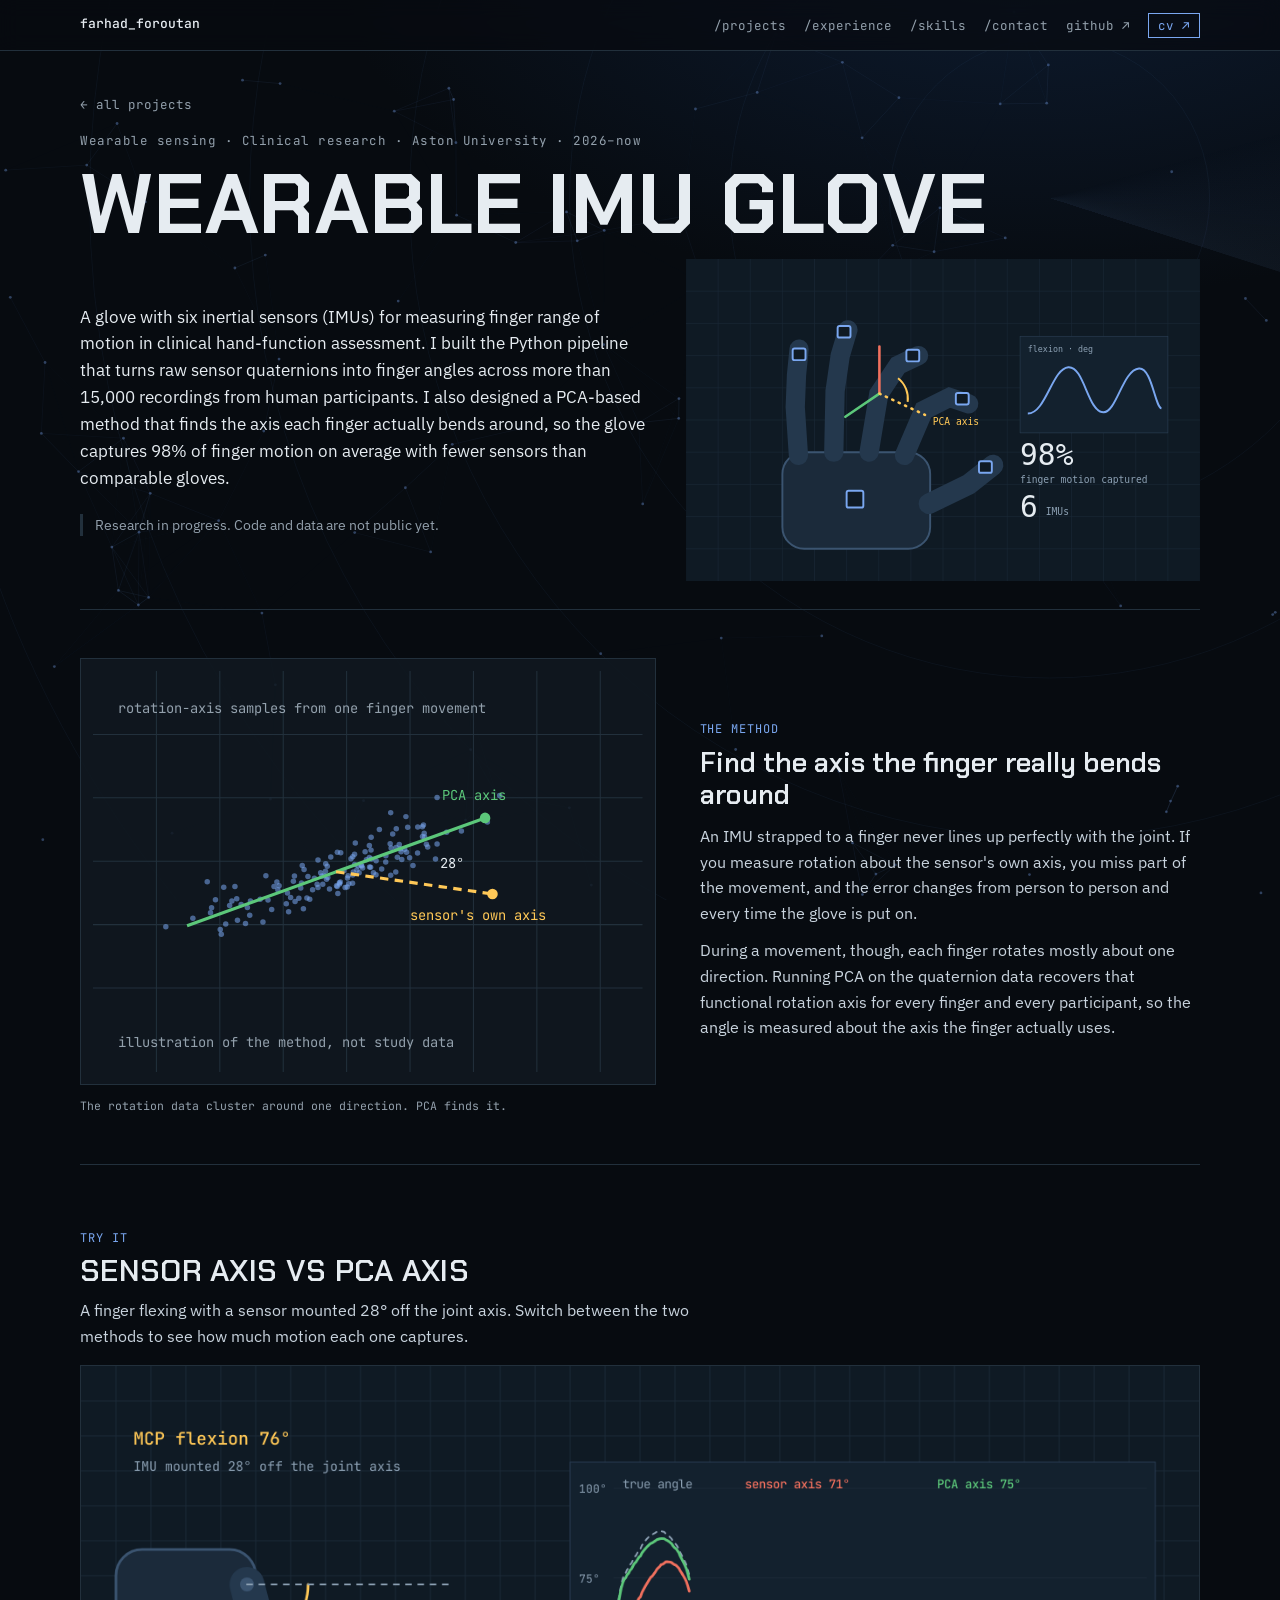
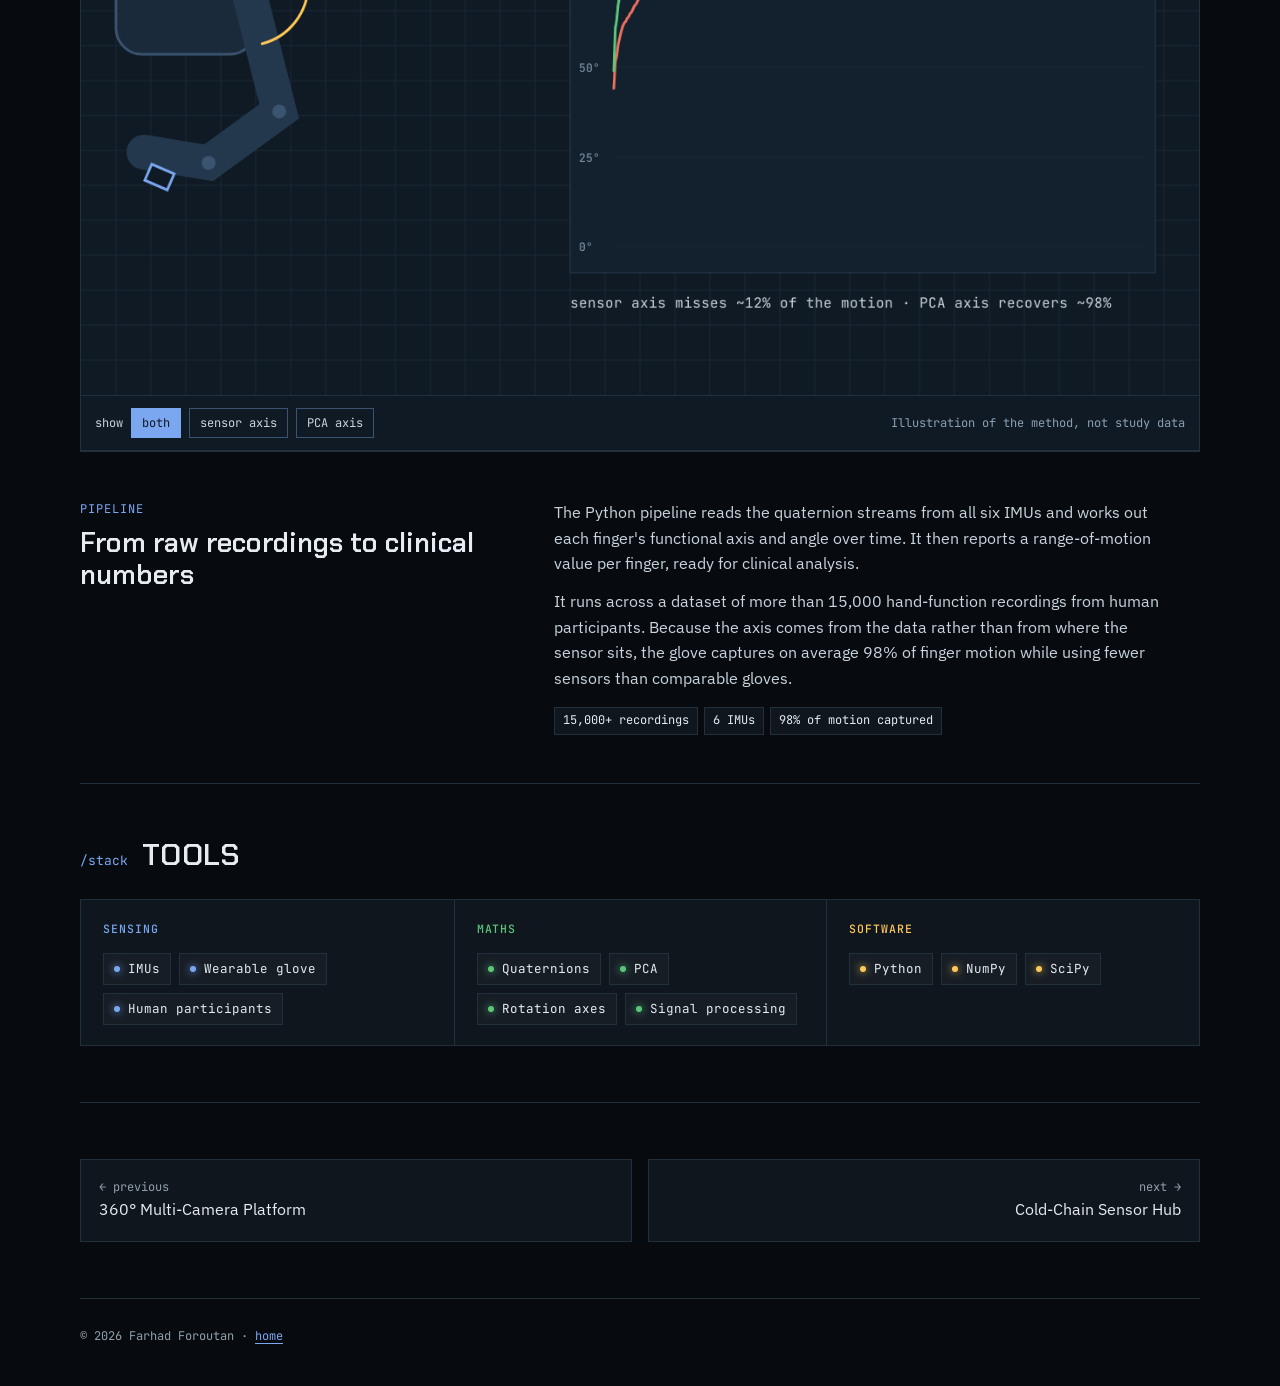
<file: projects/imu-glove.html>
<!doctype html>
<html lang="en">
<head>
<meta charset="utf-8">
<meta name="viewport" content="width=device-width, initial-scale=1, viewport-fit=cover">
<title>Wearable IMU Glove · Farhad Foroutan</title>
<meta name="description" content="A six-IMU glove for clinical hand-function assessment, with a Python pipeline and a PCA method that finds each finger’s functional rotation axis.">
<link rel="preconnect" href="https://fonts.googleapis.com"><link rel="preconnect" href="https://fonts.gstatic.com" crossorigin><link rel="stylesheet" href="https://fonts.googleapis.com/css2?family=Barlow+Condensed:wght@500;600;700&family=IBM+Plex+Sans:wght@400;500;600&family=JetBrains+Mono:wght@400;500&display=swap">
<link rel="stylesheet" href="../assets/site.css?v=9">
</head>
<body>
<nav class="nav" aria-label="Main"><div class="wrap">
<a class="brand" href="../index.html#top">farhad_foroutan</a>
<ul><li><a href="../index.html#projects">/projects</a></li><li><a href="../index.html#experience">/experience</a></li><li><a href="../index.html#skills">/skills</a></li><li><a href="../index.html#contact">/contact</a></li>
<li><a href="https://github.com/M-Foroutan-M" target="_blank" rel="noopener" aria-label="GitHub profile">github ↗</a></li><li><a class="nav-cv" href="../cv.pdf" target="_blank" rel="noopener">cv ↗</a></li></ul>
</div></nav>
<main class="wrap">
<header class="p-head">
<a class="back" href="../index.html#projects">← all projects</a>
<div class="eyebrow">Wearable sensing · Clinical research · Aston University · 2026–now</div>
<h1>Wearable IMU Glove</h1>
<div class="p-intro">
<div>
<p class="lede">A glove with six inertial sensors (IMUs) for measuring finger range of motion in clinical hand-function assessment. I built the Python pipeline that turns raw sensor quaternions into finger angles across more than 15,000 recordings from human participants. I also designed a PCA-based method that finds the axis each finger actually bends around, so the glove captures 98% of finger motion on average with fewer sensors than comparable gloves.</p>
<div class="btns"><span class="note-box">Research in progress. Code and data are not public yet.</span></div>
</div>
<figure class="p-head-media"><img src="../assets/img/cover-imu.svg?v=9" alt="Illustration of a hand with IMU sensors on the fingers and a functional rotation axis"></figure>
</div>
</header>

<!-- The idea -->
<section class="feature">
<figure class="feature-media">
<div class="diagram">
<svg viewBox="0 0 520 380" role="img" aria-label="Illustration: a cloud of rotation-axis samples from one finger movement, the principal component through it (the functional axis), and the sensor's own axis tilted 28 degrees away">
<g class="grid-l"><path d="M0 60H520M0 120H520M0 180H520M0 240H520M0 300H520M60 0V380M120 0V380M180 0V380M240 0V380M300 0V380M360 0V380M420 0V380M480 0V380"/></g>
<circle cx="217.4" cy="201.7" r="2.6" class="f-accent" opacity=".55"/><circle cx="215.4" cy="190.9" r="2.6" class="f-accent" opacity=".55"/><circle cx="174.9" cy="207.1" r="2.6" class="f-accent" opacity=".55"/><circle cx="296.7" cy="171.6" r="2.6" class="f-accent" opacity=".55"/><circle cx="291.5" cy="171.1" r="2.6" class="f-accent" opacity=".55"/><circle cx="253.8" cy="183.9" r="2.6" class="f-accent" opacity=".55"/><circle cx="136.7" cy="235.8" r="2.6" class="f-accent" opacity=".55"/><circle cx="261.7" cy="185.4" r="2.6" class="f-accent" opacity=".55"/><circle cx="123.7" cy="204.6" r="2.6" class="f-accent" opacity=".55"/><circle cx="176.1" cy="203.1" r="2.6" class="f-accent" opacity=".55"/><circle cx="247.6" cy="183.0" r="2.6" class="f-accent" opacity=".55"/><circle cx="257.5" cy="171.1" r="2.6" class="f-accent" opacity=".55"/><circle cx="249.7" cy="188.3" r="2.6" class="f-accent" opacity=".55"/><circle cx="199.1" cy="225.0" r="2.6" class="f-accent" opacity=".55"/><circle cx="267.8" cy="192.8" r="2.6" class="f-accent" opacity=".55"/><circle cx="190.6" cy="194.1" r="2.6" class="f-accent" opacity=".55"/><circle cx="209.5" cy="196.0" r="2.6" class="f-accent" opacity=".55"/><circle cx="267.9" cy="179.6" r="2.6" class="f-accent" opacity=".55"/><circle cx="199.7" cy="187.8" r="2.6" class="f-accent" opacity=".55"/><circle cx="205.1" cy="216.0" r="2.6" class="f-accent" opacity=".55"/><circle cx="184.0" cy="210.1" r="2.6" class="f-accent" opacity=".55"/><circle cx="248.2" cy="162.8" r="2.6" class="f-accent" opacity=".55"/><circle cx="238.6" cy="204.9" r="2.6" class="f-accent" opacity=".55"/><circle cx="111.2" cy="228.8" r="2.6" class="f-accent" opacity=".55"/><circle cx="220.2" cy="182.3" r="2.6" class="f-accent" opacity=".55"/><circle cx="258.7" cy="178.7" r="2.6" class="f-accent" opacity=".55"/><circle cx="148.3" cy="231.2" r="2.6" class="f-accent" opacity=".55"/><circle cx="273.2" cy="187.4" r="2.6" class="f-accent" opacity=".55"/><circle cx="315.5" cy="163.9" r="2.6" class="f-accent" opacity=".55"/><circle cx="231.2" cy="171.6" r="2.6" class="f-accent" opacity=".55"/><circle cx="263.1" cy="169.5" r="2.6" class="f-accent" opacity=".55"/><circle cx="198.0" cy="184.1" r="2.6" class="f-accent" opacity=".55"/><circle cx="171.3" cy="204.0" r="2.6" class="f-accent" opacity=".55"/><circle cx="296.1" cy="137.8" r="2.6" class="f-accent" opacity=".55"/><circle cx="146.1" cy="223.8" r="2.6" class="f-accent" opacity=".55"/><circle cx="316.7" cy="166.5" r="2.6" class="f-accent" opacity=".55"/><circle cx="108.1" cy="199.5" r="2.6" class="f-accent" opacity=".55"/><circle cx="247.5" cy="173.4" r="2.6" class="f-accent" opacity=".55"/><circle cx="169.1" cy="225.7" r="2.6" class="f-accent" opacity=".55"/><circle cx="294.9" cy="168.6" r="2.6" class="f-accent" opacity=".55"/><circle cx="246.3" cy="190.1" r="2.6" class="f-accent" opacity=".55"/><circle cx="325.6" cy="163.8" r="2.6" class="f-accent" opacity=".55"/><circle cx="262.7" cy="185.7" r="2.6" class="f-accent" opacity=".55"/><circle cx="144.3" cy="238.9" r="2.6" class="f-accent" opacity=".55"/><circle cx="288.0" cy="176.2" r="2.6" class="f-accent" opacity=".55"/><circle cx="112.2" cy="224.1" r="2.6" class="f-accent" opacity=".55"/><circle cx="271.0" cy="150.0" r="2.6" class="f-accent" opacity=".55"/><circle cx="223.8" cy="206.4" r="2.6" class="f-accent" opacity=".55"/><circle cx="160.8" cy="237.5" r="2.6" class="f-accent" opacity=".55"/><circle cx="261.5" cy="176.5" r="2.6" class="f-accent" opacity=".55"/><circle cx="251.8" cy="191.0" r="2.6" class="f-accent" opacity=".55"/><circle cx="242.1" cy="201.4" r="2.6" class="f-accent" opacity=".55"/><circle cx="189.6" cy="199.0" r="2.6" class="f-accent" opacity=".55"/><circle cx="290.8" cy="168.2" r="2.6" class="f-accent" opacity=".55"/><circle cx="182.9" cy="220.2" r="2.6" class="f-accent" opacity=".55"/><circle cx="313.4" cy="153.5" r="2.6" class="f-accent" opacity=".55"/><circle cx="149.0" cy="217.6" r="2.6" class="f-accent" opacity=".55"/><circle cx="220.0" cy="189.5" r="2.6" class="f-accent" opacity=".55"/><circle cx="307.3" cy="147.7" r="2.6" class="f-accent" opacity=".55"/><circle cx="297.8" cy="147.8" r="2.6" class="f-accent" opacity=".55"/><circle cx="187.0" cy="214.4" r="2.6" class="f-accent" opacity=".55"/><circle cx="299.6" cy="176.6" r="2.6" class="f-accent" opacity=".55"/><circle cx="250.7" cy="184.4" r="2.6" class="f-accent" opacity=".55"/><circle cx="241.4" cy="193.8" r="2.6" class="f-accent" opacity=".55"/><circle cx="221.0" cy="197.1" r="2.6" class="f-accent" opacity=".55"/><circle cx="263.4" cy="177.9" r="2.6" class="f-accent" opacity=".55"/><circle cx="277.0" cy="180.7" r="2.6" class="f-accent" opacity=".55"/><circle cx="348.6" cy="151.3" r="2.6" class="f-accent" opacity=".55"/><circle cx="203.4" cy="194.5" r="2.6" class="f-accent" opacity=".55"/><circle cx="233.3" cy="201.6" r="2.6" class="f-accent" opacity=".55"/><circle cx="212.1" cy="201.9" r="2.6" class="f-accent" opacity=".55"/><circle cx="325.6" cy="119.7" r="2.6" class="f-accent" opacity=".55"/><circle cx="165.6" cy="216.8" r="2.6" class="f-accent" opacity=".55"/><circle cx="254.3" cy="184.5" r="2.6" class="f-accent" opacity=".55"/><circle cx="207.8" cy="207.1" r="2.6" class="f-accent" opacity=".55"/><circle cx="244.1" cy="177.6" r="2.6" class="f-accent" opacity=".55"/><circle cx="373.2" cy="142.8" r="2.6" class="f-accent" opacity=".55"/><circle cx="197.3" cy="200.5" r="2.6" class="f-accent" opacity=".55"/><circle cx="216.6" cy="194.0" r="2.6" class="f-accent" opacity=".55"/><circle cx="68.9" cy="241.9" r="2.6" class="f-accent" opacity=".55"/><circle cx="283.6" cy="154.3" r="2.6" class="f-accent" opacity=".55"/><circle cx="230.4" cy="203.1" r="2.6" class="f-accent" opacity=".55"/><circle cx="286.5" cy="190.1" r="2.6" class="f-accent" opacity=".55"/><circle cx="129.3" cy="221.8" r="2.6" class="f-accent" opacity=".55"/><circle cx="212.9" cy="204.8" r="2.6" class="f-accent" opacity=".55"/><circle cx="281.7" cy="134.1" r="2.6" class="f-accent" opacity=".55"/><circle cx="287.0" cy="149.2" r="2.6" class="f-accent" opacity=".55"/><circle cx="263.2" cy="157.3" r="2.6" class="f-accent" opacity=".55"/><circle cx="245.6" cy="200.9" r="2.6" class="f-accent" opacity=".55"/><circle cx="222.2" cy="195.5" r="2.6" class="f-accent" opacity=".55"/><circle cx="277.1" cy="174.8" r="2.6" class="f-accent" opacity=".55"/><circle cx="231.7" cy="210.6" r="2.6" class="f-accent" opacity=".55"/><circle cx="289.8" cy="164.2" r="2.6" class="f-accent" opacity=".55"/><circle cx="384.8" cy="117.8" r="2.6" class="f-accent" opacity=".55"/><circle cx="282.1" cy="167.4" r="2.6" class="f-accent" opacity=".55"/><circle cx="240.8" cy="195.8" r="2.6" class="f-accent" opacity=".55"/><circle cx="245.8" cy="193.1" r="2.6" class="f-accent" opacity=".55"/><circle cx="134.3" cy="203.9" r="2.6" class="f-accent" opacity=".55"/><circle cx="261.5" cy="165.2" r="2.6" class="f-accent" opacity=".55"/><circle cx="163.6" cy="193.8" r="2.6" class="f-accent" opacity=".55"/><circle cx="307.1" cy="172.3" r="2.6" class="f-accent" opacity=".55"/><circle cx="311.7" cy="147.3" r="2.6" class="f-accent" opacity=".55"/><circle cx="225.0" cy="176.0" r="2.6" class="f-accent" opacity=".55"/><circle cx="281.7" cy="193.2" r="2.6" class="f-accent" opacity=".55"/><circle cx="185.1" cy="227.9" r="2.6" class="f-accent" opacity=".55"/><circle cx="286.8" cy="166.9" r="2.6" class="f-accent" opacity=".55"/><circle cx="121.4" cy="249.0" r="2.6" class="f-accent" opacity=".55"/><circle cx="221.7" cy="184.7" r="2.6" class="f-accent" opacity=".55"/><circle cx="255.1" cy="186.5" r="2.6" class="f-accent" opacity=".55"/><circle cx="312.7" cy="145.8" r="2.6" class="f-accent" opacity=".55"/><circle cx="302.8" cy="184.1" r="2.6" class="f-accent" opacity=".55"/><circle cx="313.8" cy="157.0" r="2.6" class="f-accent" opacity=".55"/><circle cx="191.2" cy="218.2" r="2.6" class="f-accent" opacity=".55"/><circle cx="237.3" cy="189.1" r="2.6" class="f-accent" opacity=".55"/><circle cx="311.8" cy="156.6" r="2.6" class="f-accent" opacity=".55"/><circle cx="94.5" cy="234.0" r="2.6" class="f-accent" opacity=".55"/><circle cx="125.6" cy="239.3" r="2.6" class="f-accent" opacity=".55"/><circle cx="245.8" cy="175.8" r="2.6" class="f-accent" opacity=".55"/><circle cx="233.1" cy="200.4" r="2.6" class="f-accent" opacity=".55"/><circle cx="240.5" cy="204.5" r="2.6" class="f-accent" opacity=".55"/><circle cx="231.1" cy="204.0" r="2.6" class="f-accent" opacity=".55"/><circle cx="324.1" cy="178.0" r="2.6" class="f-accent" opacity=".55"/><circle cx="194.8" cy="215.0" r="2.6" class="f-accent" opacity=".55"/><circle cx="115.9" cy="216.5" r="2.6" class="f-accent" opacity=".55"/><circle cx="120.4" cy="244.7" r="2.6" class="f-accent" opacity=".55"/><circle cx="158.2" cy="216.0" r="2.6" class="f-accent" opacity=".55"/><circle cx="218.7" cy="193.7" r="2.6" class="f-accent" opacity=".55"/><circle cx="196.6" cy="205.4" r="2.6" class="f-accent" opacity=".55"/><circle cx="334.6" cy="152.6" r="2.6" class="f-accent" opacity=".55"/><circle cx="265.4" cy="191.0" r="2.6" class="f-accent" opacity=".55"/><circle cx="212.9" cy="178.8" r="2.6" class="f-accent" opacity=".55"/><circle cx="202.4" cy="214.9" r="2.6" class="f-accent" opacity=".55"/><circle cx="131.4" cy="217.6" r="2.6" class="f-accent" opacity=".55"/><circle cx="292.2" cy="178.3" r="2.6" class="f-accent" opacity=".55"/><circle cx="234.0" cy="199.7" r="2.6" class="f-accent" opacity=".55"/><circle cx="234.4" cy="172.1" r="2.6" class="f-accent" opacity=".55"/><circle cx="136.0" cy="215.4" r="2.6" class="f-accent" opacity=".55"/><circle cx="281.2" cy="163.5" r="2.6" class="f-accent" opacity=".55"/><circle cx="174.0" cy="199.7" r="2.6" class="f-accent" opacity=".55"/><circle cx="140.2" cy="221.0" r="2.6" class="f-accent" opacity=".55"/>
<path d="M89 241L371 139" class="s-green" stroke-width="3"/>
<circle cx="371" cy="139" r="5" class="f-green"/>
<path d="M230 190L378 211" class="s-warm" stroke-width="3" stroke-dasharray="8 6"/>
<circle cx="378" cy="211" r="5" class="f-warm"/>
<path d="M314.6 159.2 A90 90 0 0 1 319.1 202.5" class="s-ink" fill="none" stroke-width="2"/>
<text x="328" y="186" class="t-ink">28°</text>
<text x="330" y="122" class="t-green">PCA axis</text>
<text x="300" y="236" class="t-warm">sensor's own axis</text>
<text x="24" y="40" class="t-muted">rotation-axis samples from one finger movement</text>
<text x="24" y="356" class="t-muted">illustration of the method, not study data</text>
</svg>
</div>
<figcaption>The rotation data cluster around one direction. PCA finds it.</figcaption>
</figure>
<div class="feature-text">
<div class="kicker">The method</div>
<h3>Find the axis the finger really bends around</h3>
<p>An IMU strapped to a finger never lines up perfectly with the joint. If you measure rotation about the sensor's own axis, you miss part of the movement, and the error changes from person to person and every time the glove is put on.</p>
<p>During a movement, though, each finger rotates mostly about one direction. Running PCA on the quaternion data recovers that functional rotation axis for every finger and every participant, so the angle is measured about the axis the finger actually uses.</p>
</div>
</section>

<!-- Interactive -->
<section class="part-head">
<div class="kicker">Try it</div>
<h2>Sensor axis vs PCA axis</h2>
<p>A finger flexing with a sensor mounted 28° off the joint axis. Switch between the two methods to see how much motion each one captures.</p>
</section>
<figure class="p-visual"><canvas id="imu" width="1280" height="720" aria-label="Animated finger flexion comparing the angle measured about the sensor axis with the angle measured about the PCA axis"></canvas><div class="controls"><span>show</span><button data-group="imu" data-value="both" aria-pressed="true">both</button><button data-group="imu" data-value="sensor" aria-pressed="false">sensor axis</button><button data-group="imu" data-value="pca" aria-pressed="false">PCA axis</button><span class="hint">Illustration of the method, not study data</span></div></figure>

<!-- Pipeline -->
<section class="feature solo">
<div class="feature-text">
<div class="kicker">Pipeline</div>
<h3>From raw recordings to clinical numbers</h3>
</div>
<div class="feature-text">
<p>The Python pipeline reads the quaternion streams from all six IMUs and works out each finger's functional axis and angle over time. It then reports a range-of-motion value per finger, ready for clinical analysis.</p>
<p>It runs across a dataset of more than 15,000 hand-function recordings from human participants. Because the axis comes from the data rather than from where the sensor sits, the glove captures on average 98% of finger motion while using fewer sensors than comparable gloves.</p>
<div class="chips"><span>15,000+ recordings</span><span>6 IMUs</span><span>98% of motion captured</span></div>
</div>
</section>

<section class="sec"><div class="sec-head"><code>/stack</code><h2>Tools</h2></div>
<div class="toolbox">
<div class="tool-group"><h4>Sensing</h4><div class="tools"><span>IMUs</span><span>Wearable glove</span><span>Human participants</span></div></div>
<div class="tool-group"><h4>Maths</h4><div class="tools"><span>Quaternions</span><span>PCA</span><span>Rotation axes</span><span>Signal processing</span></div></div>
<div class="tool-group"><h4>Software</h4><div class="tools"><span>Python</span><span>NumPy</span><span>SciPy</span></div></div>
</div>
</section>

<section class="sec"><nav class="pager" aria-label="More projects">
<a href="multi-camera.html"><span>← previous</span>360° Multi-Camera Platform</a>
<a class="next" href="cold-chain-iot.html"><span>next →</span>Cold-Chain Sensor Hub</a>
</nav></section>
<footer>© 2026 Farhad Foroutan · <a href="../index.html">home</a></footer>
</main>
<script src="../assets/visuals.js?v=9"></script>
<script src="../assets/bg.js?v=9"></script>
</body>
</html>
</file>
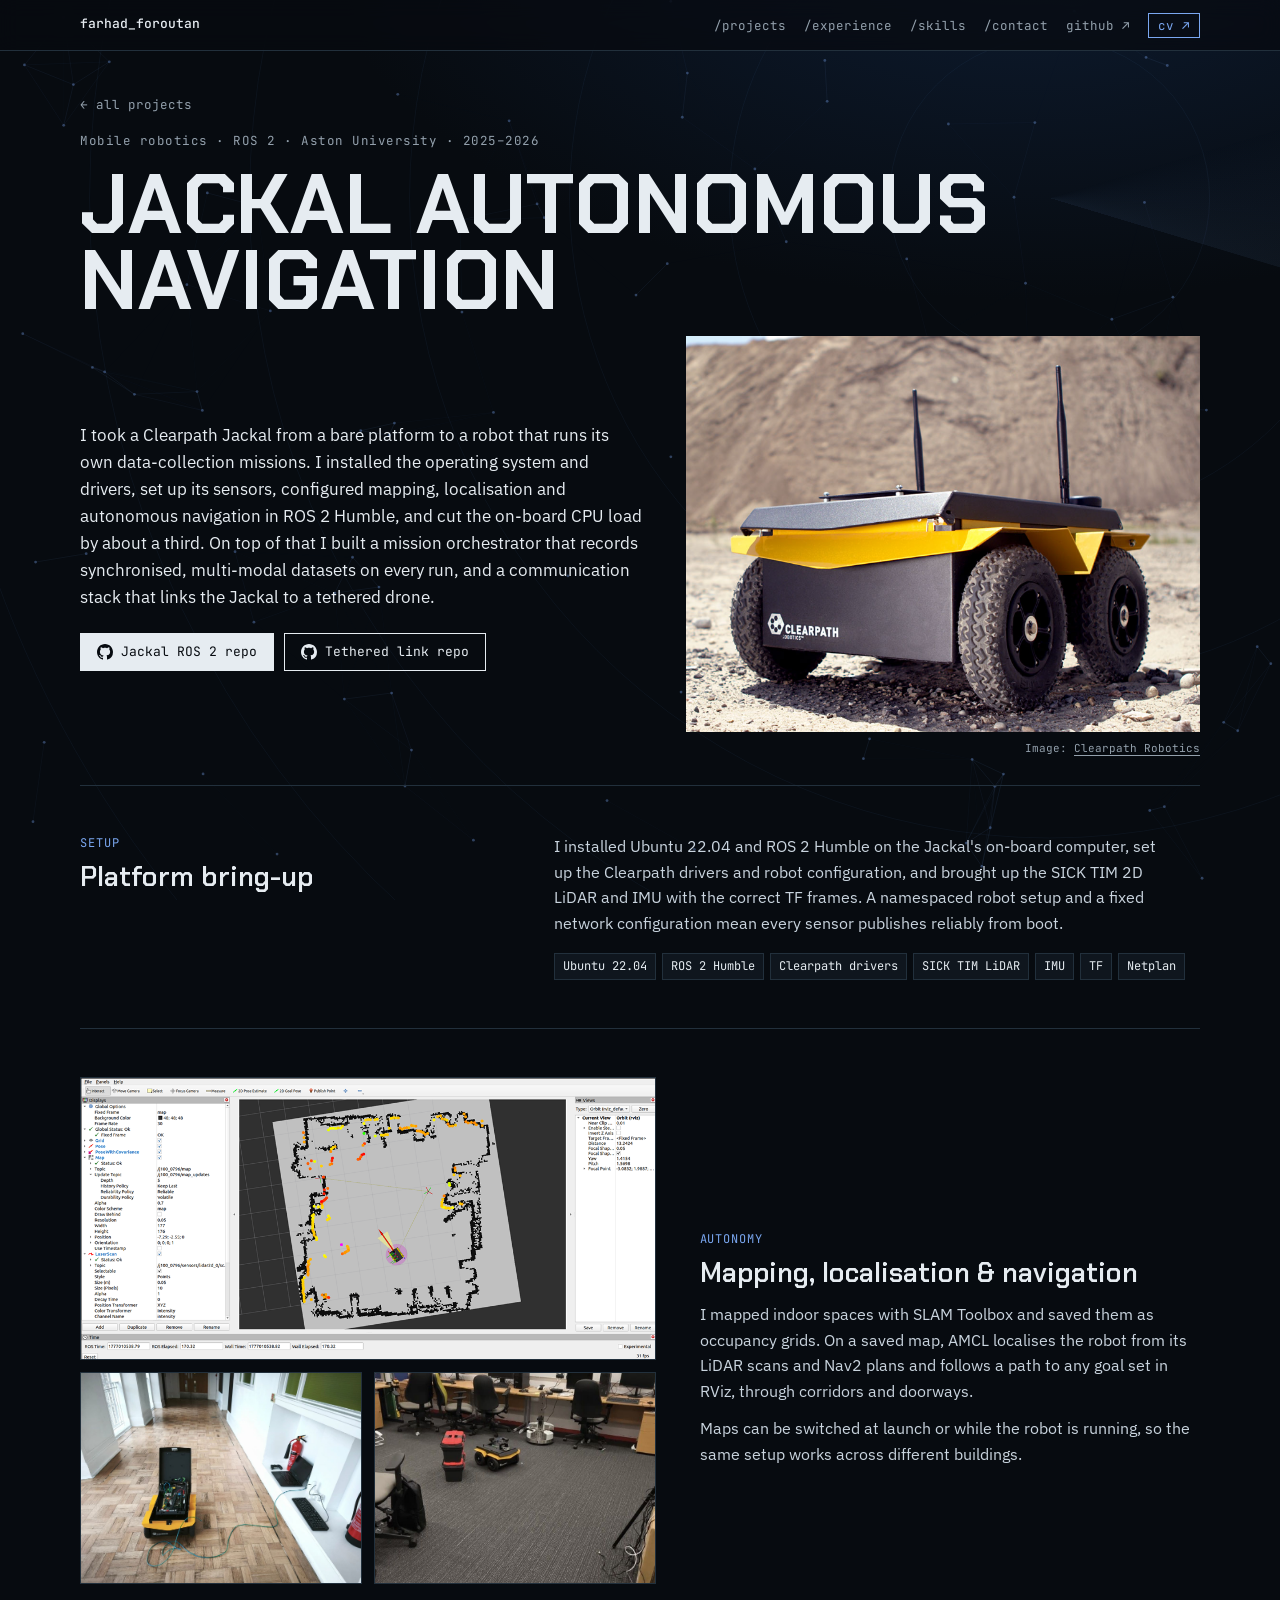
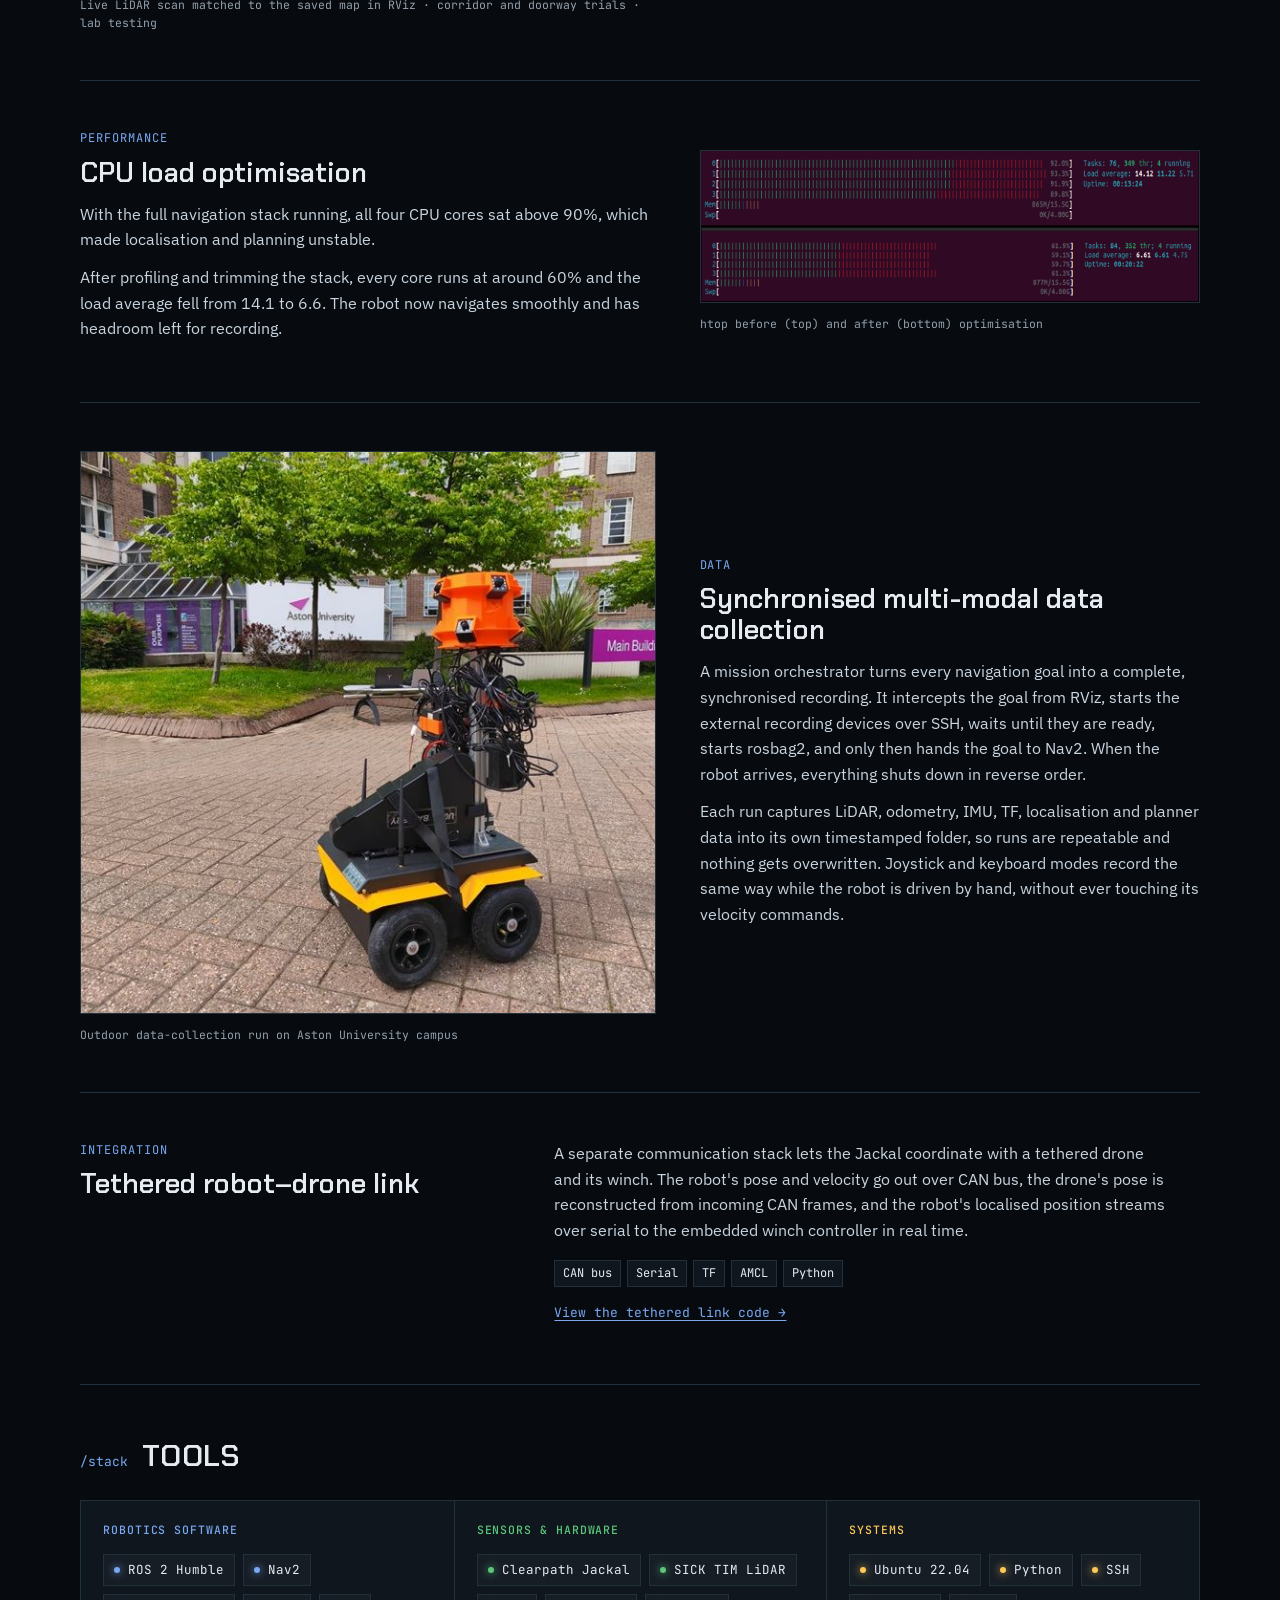
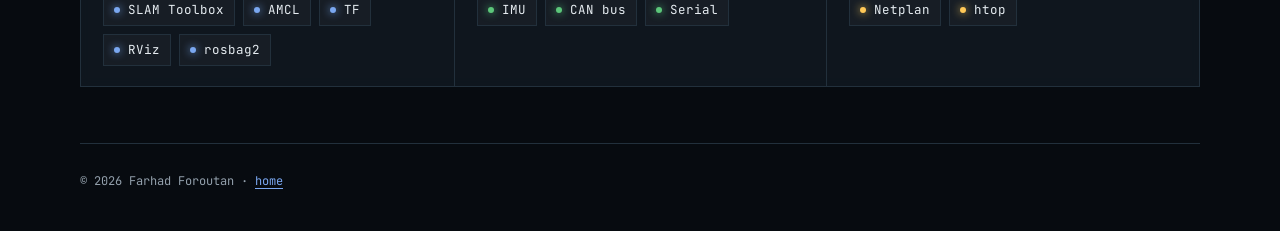
<file: projects/jackal.html>
<!doctype html>
<html lang="en">
<head>
<meta charset="utf-8">
<meta name="viewport" content="width=device-width, initial-scale=1, viewport-fit=cover">
<title>Jackal Autonomous Navigation · Farhad Foroutan</title>
<meta name="description" content="A Clearpath Jackal taken from bare platform to an autonomous ROS 2 robot that maps, localises, navigates and records synchronised multi-modal data.">
<link rel="preconnect" href="https://fonts.googleapis.com"><link rel="preconnect" href="https://fonts.gstatic.com" crossorigin><link rel="stylesheet" href="https://fonts.googleapis.com/css2?family=Barlow+Condensed:wght@500;600;700&family=IBM+Plex+Sans:wght@400;500;600&family=JetBrains+Mono:wght@400;500&display=swap">
<link rel="stylesheet" href="../assets/site.css?v=9">
</head>
<body>
<nav class="nav" aria-label="Main"><div class="wrap">
<a class="brand" href="../index.html#top">farhad_foroutan</a>
<ul><li><a href="../index.html#projects">/projects</a></li><li><a href="../index.html#experience">/experience</a></li><li><a href="../index.html#skills">/skills</a></li><li><a href="../index.html#contact">/contact</a></li>
<li><a href="https://github.com/M-Foroutan-M" target="_blank" rel="noopener" aria-label="GitHub profile">github ↗</a></li><li><a class="nav-cv" href="../cv.pdf" target="_blank" rel="noopener">cv ↗</a></li></ul>
</div></nav>

<main class="wrap">
<header class="p-head">
<a class="back" href="../index.html#projects">← all projects</a>
<div class="eyebrow">Mobile robotics · ROS 2 · Aston University · 2025–2026</div>
<h1>Jackal Autonomous Navigation</h1>
<div class="p-intro">
<div>
<p class="lede">I took a Clearpath Jackal from a bare platform to a robot that runs its own data-collection missions. I installed the operating system and drivers, set up its sensors, configured mapping, localisation and autonomous navigation in ROS 2 Humble, and cut the on-board CPU load by about a third. On top of that I built a mission orchestrator that records synchronised, multi-modal datasets on every run, and a communication stack that links the Jackal to a tethered drone.</p>
<div class="btns">
<a class="btn primary" href="https://github.com/M-Foroutan-M/jackal_clearpath" target="_blank" rel="noopener"><svg viewBox="0 0 16 16" aria-hidden="true"><path d="M8 0C3.58 0 0 3.58 0 8c0 3.54 2.29 6.53 5.47 7.59.4.07.55-.17.55-.38 0-.19-.01-.82-.01-1.49-2.01.37-2.530-.49-2.69-.94-.09-.23-.48-.94-.82-1.13-.28-.15-.68-.52-.01-.53.63-.01 1.08.58 1.23.82.72 1.21 1.87.87 2.33.66.07-.52.28-.87.51-1.07-1.78-.2-3.64-.89-3.64-3.95 0-.87.31-1.59.82-2.15-.08-.2-.36-1.02.08-2.12 0 0 .67-.21 2.2.82.64-.18 1.32-.27 2-.27.68 0 1.36.09 2 .27 1.53-1.04 2.2-.82 2.2-.82.44 1.1.16 1.92.08 2.12.51.56.82 1.27.82 2.15 0 3.070-1.87 3.75-3.65 3.95.29.25.54.73.54 1.48 0 1.07-.01 1.93-.01 2.2 0 .21.15.46.55.38A8.013 8.013 0 0016 8c0-4.42-3.58-8-8-8z"/></svg>Jackal ROS 2 repo</a>
<a class="btn" href="https://github.com/M-Foroutan-M/tethered_jackal_communication" target="_blank" rel="noopener"><svg viewBox="0 0 16 16" aria-hidden="true"><path d="M8 0C3.58 0 0 3.58 0 8c0 3.54 2.29 6.53 5.47 7.59.4.07.55-.17.55-.38 0-.19-.01-.82-.01-1.49-2.01.37-2.53-.49-2.69-.94-.09-.23-.48-.94-.82-1.13-.28-.15-.68-.52-.01-.53.63-.01 1.08.58 1.23.82.72 1.21 1.87.87 2.33.66.07-.52.28-.87.51-1.07-1.78-.2-3.64-.89-3.64-3.95 0-.87.31-1.59.82-2.15-.08-.2-.36-1.02.08-2.12 0 0 .67-.21 2.2.82.64-.18 1.32-.27 2-.27.68 0 1.36.09 2 .27 1.53-1.04 2.2-.82 2.2-.82.44 1.1.16 1.92.08 2.12.51.56.82 1.27.82 2.15 0 3.07-1.87 3.75-3.65 3.95.29.25.54.73.54 1.48 0 1.07-.01 1.93-.01 2.2 0 .21.15.46.55.38A8.013 8.013 0 0016 8c0-4.42-3.58-8-8-8z"/></svg>Tethered link repo</a>
</div>
</div>
<figure class="p-head-media"><img src="../assets/img/jackal-clearpath.png" alt="Clearpath Jackal unmanned ground vehicle"><figcaption>Image: <a href="https://docs.clearpathrobotics.com/" target="_blank" rel="noopener">Clearpath Robotics</a></figcaption></figure>
</div>
</header>

<!-- 1. Bring-up (no image) -->
<section class="feature solo">
<div class="feature-text">
<div class="kicker">Setup</div>
<h3>Platform bring-up</h3>
</div>
<div class="feature-text">
<p>I installed Ubuntu 22.04 and ROS 2 Humble on the Jackal's on-board computer, set up the Clearpath drivers and robot configuration, and brought up the SICK TIM 2D LiDAR and IMU with the correct TF frames. A namespaced robot setup and a fixed network configuration mean every sensor publishes reliably from boot.</p>
<div class="chips"><span>Ubuntu 22.04</span><span>ROS 2 Humble</span><span>Clearpath drivers</span><span>SICK TIM LiDAR</span><span>IMU</span><span>TF</span><span>Netplan</span></div>
</div>
</section>

<!-- 2. Mapping, localisation, navigation -->
<section class="feature">
<figure class="feature-media">
<a href="../assets/img/jackal-rviz-map.png" target="_blank" rel="noopener"><img src="../assets/img/jackal-rviz-map.png" alt="RViz showing the Jackal localised on a saved occupancy map with live LiDAR points overlaid"></a>
<div class="pair">
<a href="../assets/img/jackal-corridor.jpg" target="_blank" rel="noopener"><img src="../assets/img/jackal-corridor.jpg" alt="Jackal at a doorway in a university corridor" loading="lazy"></a>
<a href="../assets/img/jackal-lab.jpg" target="_blank" rel="noopener"><img src="../assets/img/jackal-lab.jpg" alt="Jackal during lab testing" loading="lazy"></a>
</div>
<figcaption>Live LiDAR scan matched to the saved map in RViz · corridor and doorway trials · lab testing</figcaption>
</figure>
<div class="feature-text">
<div class="kicker">Autonomy</div>
<h3>Mapping, localisation &amp; navigation</h3>
<p>I mapped indoor spaces with SLAM Toolbox and saved them as occupancy grids. On a saved map, AMCL localises the robot from its LiDAR scans and Nav2 plans and follows a path to any goal set in RViz, through corridors and doorways.</p>
<p>Maps can be switched at launch or while the robot is running, so the same setup works across different buildings.</p>
</div>
</section>

<!-- 3. CPU optimisation -->
<section class="feature flip">
<figure class="feature-media">
<a href="../assets/img/jackal-cpu-htop.png" target="_blank" rel="noopener"><img src="../assets/img/jackal-cpu-htop.png" alt="htop before and after optimisation: four cores drop from about 92% to about 60%" loading="lazy"></a>
<figcaption>htop before (top) and after (bottom) optimisation</figcaption>
</figure>
<div class="feature-text">
<div class="kicker">Performance</div>
<h3>CPU load optimisation</h3>
<p>With the full navigation stack running, all four CPU cores sat above 90%, which made localisation and planning unstable.</p>
<p>After profiling and trimming the stack, every core runs at around 60% and the load average fell from 14.1 to 6.6. The robot now navigates smoothly and has headroom left for recording.</p>
</div>
</section>

<!-- 4. Multi-modal data collection -->
<section class="feature">
<figure class="feature-media">
<a href="../assets/img/jackal-outdoor.jpg" target="_blank" rel="noopener"><img src="../assets/img/jackal-outdoor.jpg" alt="Jackal with its full sensor payload on Aston University campus" loading="lazy"></a>
<figcaption>Outdoor data-collection run on Aston University campus</figcaption>
</figure>
<div class="feature-text">
<div class="kicker">Data</div>
<h3>Synchronised multi-modal data collection</h3>
<p>A mission orchestrator turns every navigation goal into a complete, synchronised recording. It intercepts the goal from RViz, starts the external recording devices over SSH, waits until they are ready, starts rosbag2, and only then hands the goal to Nav2. When the robot arrives, everything shuts down in reverse order.</p>
<p>Each run captures LiDAR, odometry, IMU, TF, localisation and planner data into its own timestamped folder, so runs are repeatable and nothing gets overwritten. Joystick and keyboard modes record the same way while the robot is driven by hand, without ever touching its velocity commands.</p>
</div>
</section>

<!-- 5. Tethered link (no image) -->
<section class="feature solo">
<div class="feature-text">
<div class="kicker">Integration</div>
<h3>Tethered robot–drone link</h3>
</div>
<div class="feature-text">
<p>A separate communication stack lets the Jackal coordinate with a tethered drone and its winch. The robot's pose and velocity go out over CAN bus, the drone's pose is reconstructed from incoming CAN frames, and the robot's localised position streams over serial to the embedded winch controller in real time.</p>
<div class="chips"><span>CAN bus</span><span>Serial</span><span>TF</span><span>AMCL</span><span>Python</span></div>
<p class="more-link"><a href="https://github.com/M-Foroutan-M/tethered_jackal_communication" target="_blank" rel="noopener">View the tethered link code →</a></p>
</div>
</section>

<section class="sec"><div class="sec-head"><code>/stack</code><h2>Tools</h2></div>
<div class="toolbox">
<div class="tool-group"><h4>Robotics software</h4><div class="tools"><span>ROS 2 Humble</span><span>Nav2</span><span>SLAM Toolbox</span><span>AMCL</span><span>TF</span><span>RViz</span><span>rosbag2</span></div></div>
<div class="tool-group"><h4>Sensors &amp; hardware</h4><div class="tools"><span>Clearpath Jackal</span><span>SICK TIM LiDAR</span><span>IMU</span><span>CAN bus</span><span>Serial</span></div></div>
<div class="tool-group"><h4>Systems</h4><div class="tools"><span>Ubuntu 22.04</span><span>Python</span><span>SSH</span><span>Netplan</span><span>htop</span></div></div>
</div>
</section>
  
<footer>© 2026 Farhad Foroutan · <a href="../index.html">home</a></footer>
</main>
<script src="../assets/bg.js?v=9"></script>
</body>
</html>
</file>
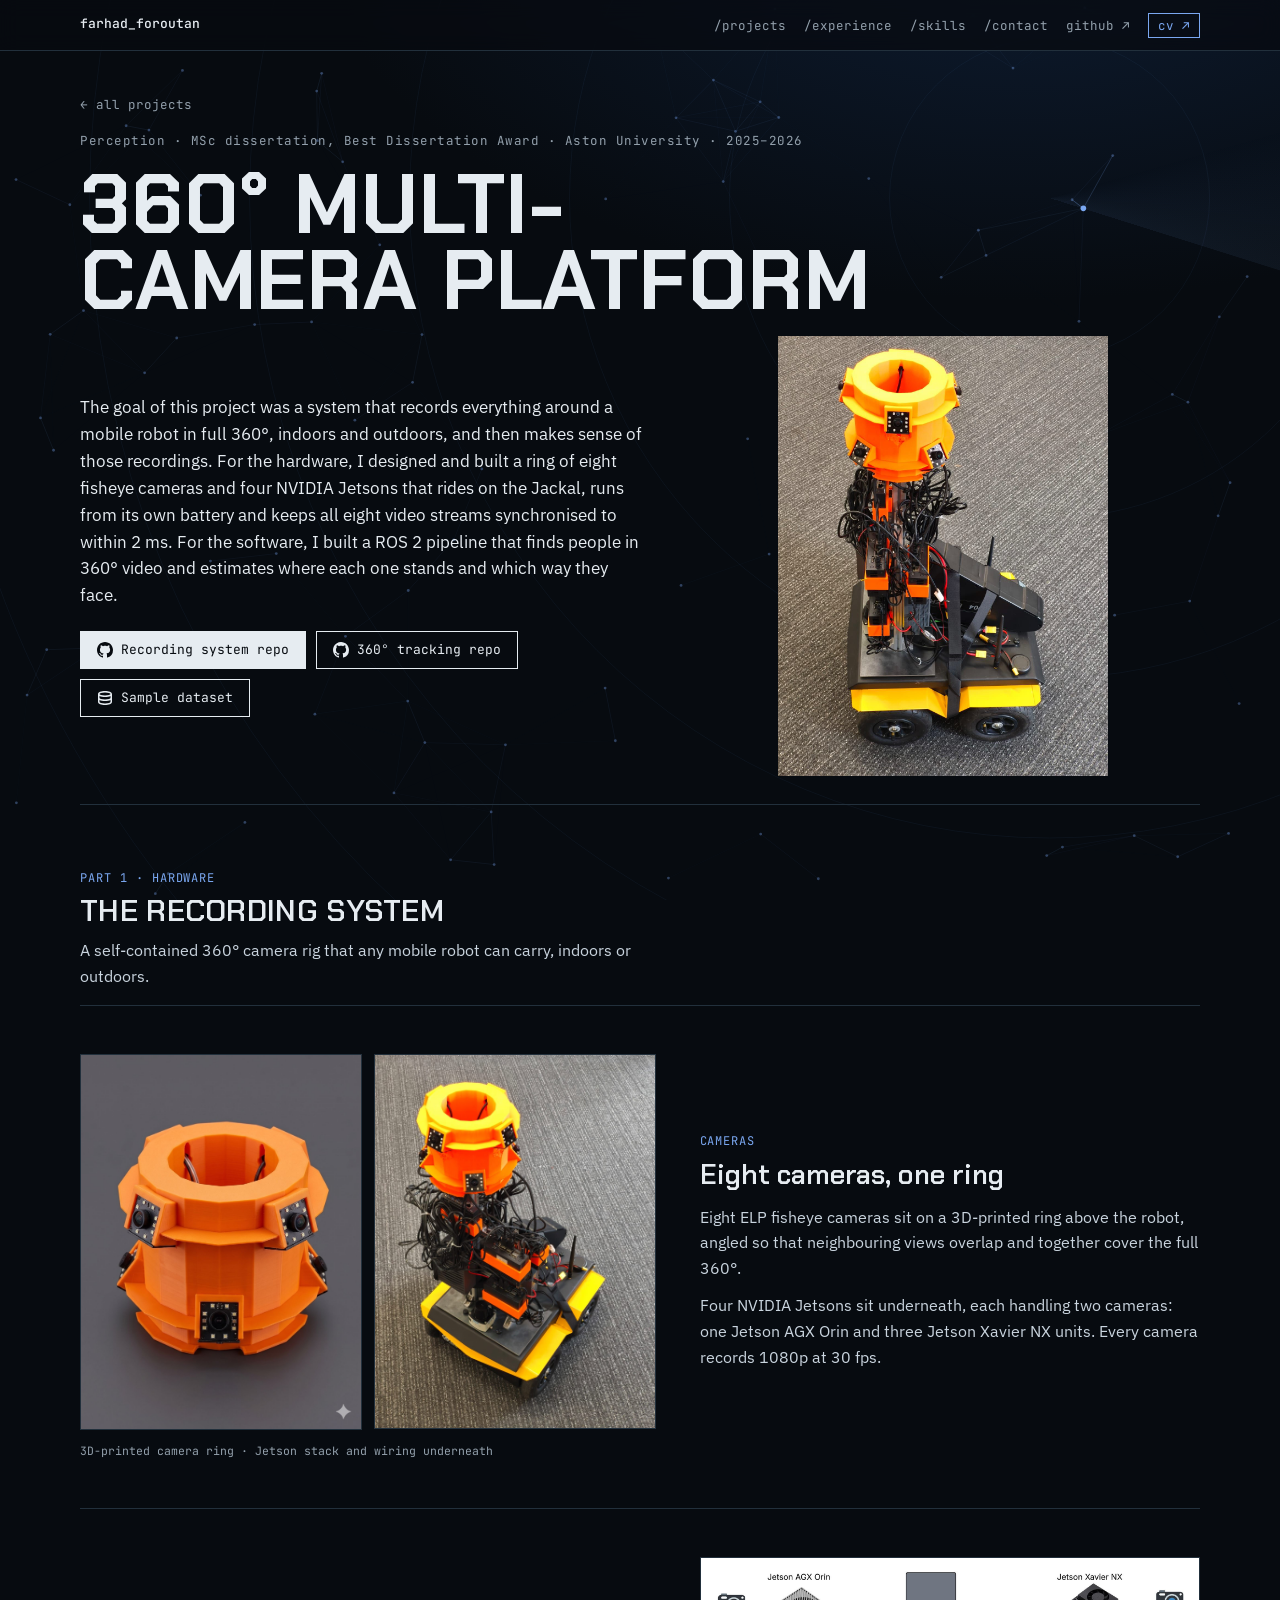
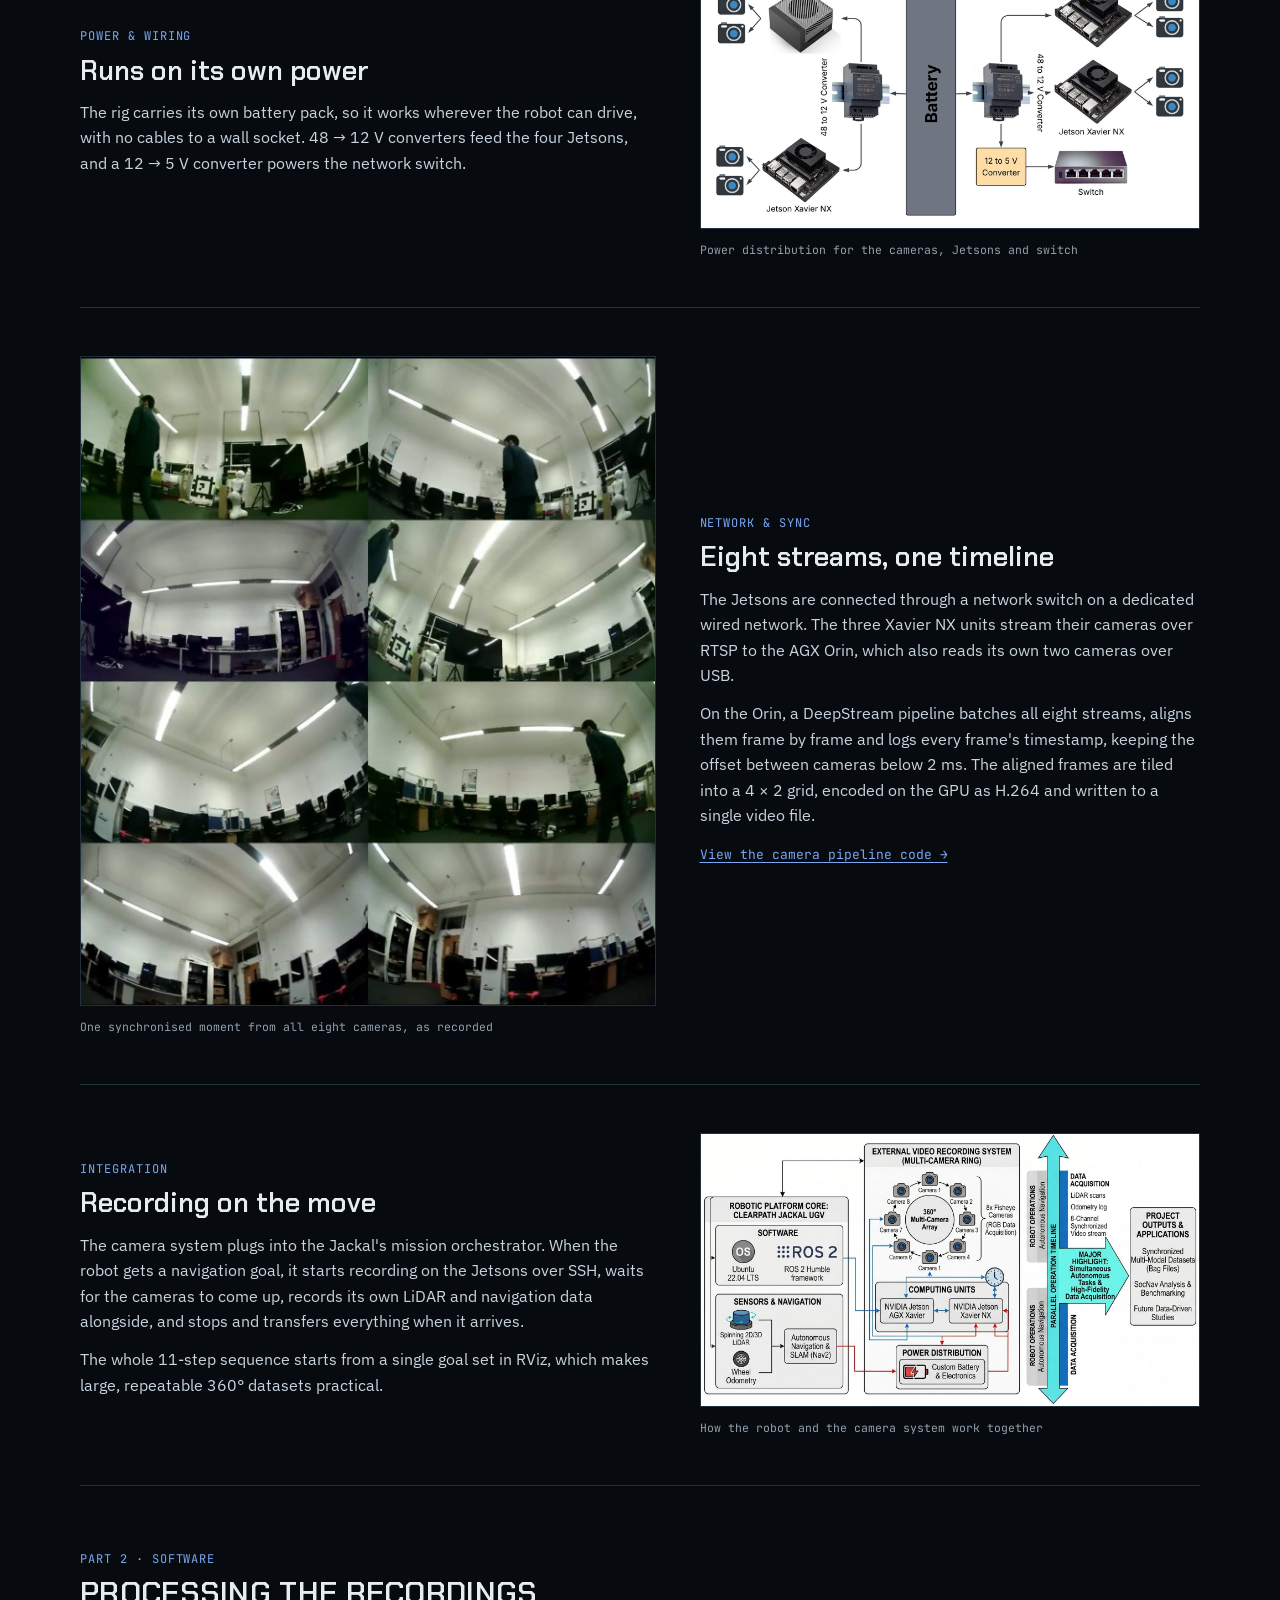
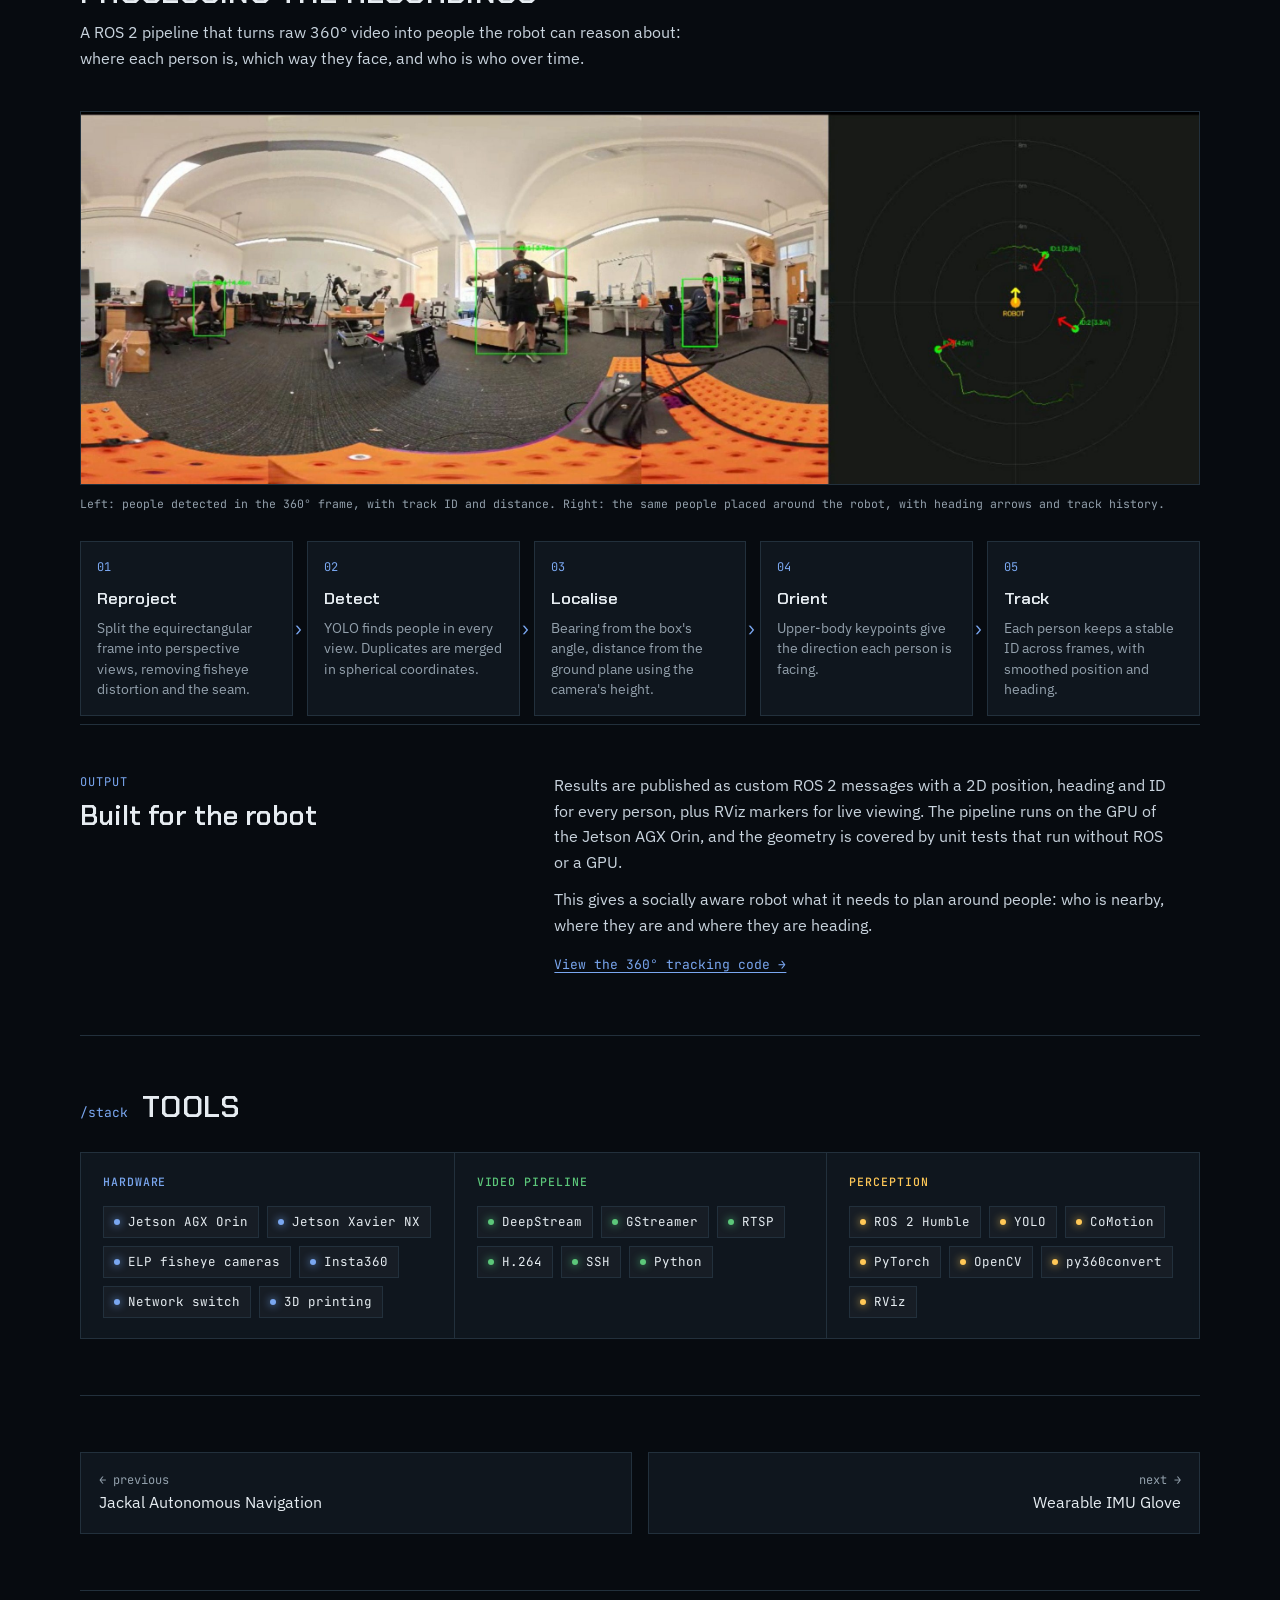
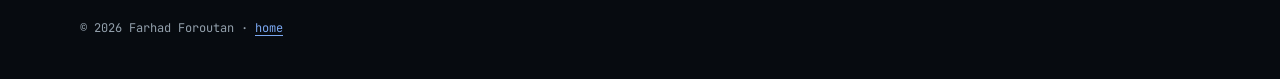
<file: projects/multi-camera.html>
<!doctype html>
<html lang="en">
<head>
<meta charset="utf-8">
<meta name="viewport" content="width=device-width, initial-scale=1, viewport-fit=cover">
<title>360° Multi-Camera Platform · Farhad Foroutan</title>
<meta name="description" content="A mobile 360° recording system of eight synchronised fisheye cameras and four NVIDIA Jetsons, plus a ROS 2 pipeline that finds and tracks people in 360° video.">
<link rel="preconnect" href="https://fonts.googleapis.com"><link rel="preconnect" href="https://fonts.gstatic.com" crossorigin><link rel="stylesheet" href="https://fonts.googleapis.com/css2?family=Barlow+Condensed:wght@500;600;700&family=IBM+Plex+Sans:wght@400;500;600&family=JetBrains+Mono:wght@400;500&display=swap">
<link rel="stylesheet" href="../assets/site.css?v=9">
</head>
<body>
<nav class="nav" aria-label="Main"><div class="wrap">
<a class="brand" href="../index.html#top">farhad_foroutan</a>
<ul><li><a href="../index.html#projects">/projects</a></li><li><a href="../index.html#experience">/experience</a></li><li><a href="../index.html#skills">/skills</a></li><li><a href="../index.html#contact">/contact</a></li>
<li><a href="https://github.com/M-Foroutan-M" target="_blank" rel="noopener" aria-label="GitHub profile">github ↗</a></li><li><a class="nav-cv" href="../cv.pdf" target="_blank" rel="noopener">cv ↗</a></li></ul>
</div></nav>

<main class="wrap">
<header class="p-head">
<a class="back" href="../index.html#projects">← all projects</a>
<div class="eyebrow">Perception · MSc dissertation, Best Dissertation Award · Aston University · 2025–2026</div>
<h1>360° Multi-Camera Platform</h1>
<div class="p-intro">
<div>
<p class="lede">The goal of this project was a system that records everything around a mobile robot in full 360°, indoors and outdoors, and then makes sense of those recordings. For the hardware, I designed and built a ring of eight fisheye cameras and four NVIDIA Jetsons that rides on the Jackal, runs from its own battery and keeps all eight video streams synchronised to within 2 ms. For the software, I built a ROS 2 pipeline that finds people in 360° video and estimates where each one stands and which way they face.</p>
<div class="btns">
<a class="btn primary" href="https://github.com/M-Foroutan-M/jackal_clearpath" target="_blank" rel="noopener"><svg viewBox="0 0 16 16" aria-hidden="true"><path d="M8 0C3.58 0 0 3.58 0 8c0 3.54 2.29 6.53 5.47 7.59.4.07.55-.17.55-.38 0-.19-.01-.82-.01-1.49-2.01.37-2.53-.49-2.69-.94-.09-.23-.48-.94-.82-1.13-.28-.15-.68-.52-.01-.53.63-.01 1.08.58 1.23.82.72 1.21 1.87.87 2.33.66.07-.52.28-.87.51-1.07-1.78-.2-3.64-.89-3.64-3.95 0-.87.31-1.59.82-2.15-.08-.2-.36-1.02.08-2.12 0 0 .67-.21 2.2.82.64-.18 1.32-.27 2-.27.68 0 1.36.09 2 .27 1.53-1.04 2.2-.82 2.2-.82.44 1.1.16 1.92.08 2.12.51.56.82 1.27.82 2.15 0 3.07-1.87 3.75-3.65 3.95.29.25.54.73.54 1.48 0 1.07-.01 1.93-.01 2.2 0 .21.15.46.55.38A8.013 8.013 0 0016 8c0-4.42-3.58-8-8-8z"/></svg>Recording system repo</a>
<a class="btn" href="https://github.com/M-Foroutan-M/human_tracking-insta360" target="_blank" rel="noopener"><svg viewBox="0 0 16 16" aria-hidden="true"><path d="M8 0C3.58 0 0 3.58 0 8c0 3.54 2.29 6.53 5.47 7.59.4.07.55-.17.55-.38 0-.19-.01-.82-.01-1.49-2.01.37-2.53-.49-2.69-.94-.09-.23-.48-.94-.82-1.13-.28-.15-.68-.52-.01-.53.63-.01 1.08.58 1.23.82.72 1.21 1.87.87 2.33.66.07-.52.28-.87.51-1.07-1.78-.2-3.64-.89-3.64-3.95 0-.87.31-1.59.82-2.15-.08-.2-.36-1.02.08-2.12 0 0 .67-.21 2.2.82.64-.18 1.32-.27 2-.27.68 0 1.36.09 2 .27 1.53-1.04 2.2-.82 2.2-.82.44 1.1.16 1.92.08 2.12.51.56.82 1.27.82 2.15 0 3.07-1.87 3.75-3.65 3.95.29.25.54.73.54 1.48 0 1.07-.01 1.93-.01 2.2 0 .21.15.46.55.38A8.013 8.013 0 0016 8c0-4.42-3.58-8-8-8z"/></svg>360° tracking repo</a>
<a class="btn" href="https://drive.google.com/drive/folders/1SuZDrliUXXNWbA5bpu4QSsQ0KeXi8SNo?usp=drive_link" target="_blank" rel="noopener"><svg viewBox="0 0 16 16" aria-hidden="true"><path d="M8 1C4.1 1 1 2.3 1 4v8c0 1.7 3.1 3 7 3s7-1.3 7-3V4c0-1.7-3.1-3-7-3zm0 1.5c3.3 0 5.5 1 5.5 1.5S11.3 5.5 8 5.5 2.5 4.5 2.5 4 4.7 2.5 8 2.5zM2.5 6c1.3.7 3.3 1 5.5 1s4.2-.3 5.5-1v2c0 .5-2.2 1.5-5.5 1.5S2.5 8.5 2.5 8V6zm0 4c1.3.7 3.3 1 5.5 1s4.2-.3 5.5-1v2c0 .5-2.2 1.5-5.5 1.5S2.5 12.5 2.5 12v-2z"/></svg>Sample dataset</a>
</div>
</div>
<figure class="p-head-media"><img src="../assets/img/camring-robot-1.jpg" alt="Orange ring of eight fisheye cameras mounted on top of the Jackal robot"></figure>
</div>
</header>

<!-- ============ PART 1: RECORDING SYSTEM ============ -->
<section class="part-head">
<div class="kicker">Part 1 · Hardware</div>
<h2>The recording system</h2>
<p>A self-contained 360° camera rig that any mobile robot can carry, indoors or outdoors.</p>
</section>

<section class="feature">
<figure class="feature-media">
<div class="pair tall">
<a href="../assets/img/camring-render.jpg" target="_blank" rel="noopener"><img src="../assets/img/camring-render.jpg" alt="3D-printed camera ring with fisheye cameras" loading="lazy"></a>
<a href="../assets/img/camring-robot-2.jpg" target="_blank" rel="noopener"><img src="../assets/img/camring-robot-2.jpg" alt="Jetson stack and wiring under the camera ring" loading="lazy"></a>
</div>
<figcaption>3D-printed camera ring · Jetson stack and wiring underneath</figcaption>
</figure>
<div class="feature-text">
<div class="kicker">Cameras</div>
<h3>Eight cameras, one ring</h3>
<p>Eight ELP fisheye cameras sit on a 3D-printed ring above the robot, angled so that neighbouring views overlap and together cover the full 360°.</p>
<p>Four NVIDIA Jetsons sit underneath, each handling two cameras: one Jetson AGX Orin and three Jetson Xavier NX units. Every camera records 1080p at 30 fps.</p>
</div>
</section>

<section class="feature flip">
<figure class="feature-media">
<a href="../assets/img/camring-power.jpg" target="_blank" rel="noopener"><img src="../assets/img/camring-power.jpg" alt="Power wiring diagram: battery, 48 to 12 V converters, Jetsons, 12 to 5 V converter and network switch" loading="lazy"></a>
<figcaption>Power distribution for the cameras, Jetsons and switch</figcaption>
</figure>
<div class="feature-text">
<div class="kicker">Power &amp; wiring</div>
<h3>Runs on its own power</h3>
<p>The rig carries its own battery pack, so it works wherever the robot can drive, with no cables to a wall socket. 48 → 12 V converters feed the four Jetsons, and a 12 → 5 V converter powers the network switch.</p></div>
</section>

<section class="feature">
<figure class="feature-media">
<a href="../assets/img/camring-8cam-frames.jpg" target="_blank" rel="noopener"><img src="../assets/img/camring-8cam-frames.jpg" alt="Eight synchronised fisheye frames from the camera ring, tiled in a 4 by 2 grid" loading="lazy"></a>
<figcaption>One synchronised moment from all eight cameras, as recorded</figcaption>
</figure>
<div class="feature-text">
<div class="kicker">Network &amp; sync</div>
<h3>Eight streams, one timeline</h3>
<p>The Jetsons are connected through a network switch on a dedicated wired network. The three Xavier NX units stream their cameras over RTSP to the AGX Orin, which also reads its own two cameras over USB.</p>
<p>On the Orin, a DeepStream pipeline batches all eight streams, aligns them frame by frame and logs every frame's timestamp, keeping the offset between cameras below 2 ms. The aligned frames are tiled into a 4 × 2 grid, encoded on the GPU as H.264 and written to a single video file.</p>
<p class="more-link"><a href="https://github.com/M-Foroutan-M/jackal_clearpath/tree/main/pipeline_scripts" target="_blank" rel="noopener">View the camera pipeline code →</a></p>
</div>
</section>

<section class="feature flip">
<figure class="feature-media">
<a href="../assets/img/camring-architecture.jpg" target="_blank" rel="noopener"><img src="../assets/img/camring-architecture.jpg" alt="High-level architecture linking the Jackal, the camera ring and the recording pipeline" loading="lazy"></a>
<figcaption>How the robot and the camera system work together</figcaption>
</figure>
<div class="feature-text">
<div class="kicker">Integration</div>
<h3>Recording on the move</h3>
<p>The camera system plugs into the Jackal's mission orchestrator. When the robot gets a navigation goal, it starts recording on the Jetsons over SSH, waits for the cameras to come up, records its own LiDAR and navigation data alongside, and stops and transfers everything when it arrives.</p>
<p>The whole 11-step sequence starts from a single goal set in RViz, which makes large, repeatable 360° datasets practical.</p>
</div>
</section>

<!-- ============ PART 2: SOFTWARE ============ -->
<section class="part-head">
<div class="kicker">Part 2 · Software</div>
<h2>Processing the recordings</h2>
<p>A ROS 2 pipeline that turns raw 360° video into people the robot can reason about: where each person is, which way they face, and who is who over time.</p>
</section>

<figure class="wide-figure">
<a href="../assets/img/human-tracking-360.jpg" target="_blank" rel="noopener"><img src="../assets/img/human-tracking-360.jpg" alt="Left: people detected in a 360-degree frame with IDs and distances. Right: the same people on a top-down map around the robot with heading arrows" loading="lazy"></a>
<figcaption>Left: people detected in the 360° frame, with track ID and distance. Right: the same people placed around the robot, with heading arrows and track history.</figcaption>
</figure>

<ol class="stages">
<li><h4>Reproject</h4><p>Split the equirectangular frame into perspective views, removing fisheye distortion and the seam.</p></li>
<li><h4>Detect</h4><p>YOLO finds people in every view. Duplicates are merged in spherical coordinates.</p></li>
<li><h4>Localise</h4><p>Bearing from the box's angle, distance from the ground plane using the camera's height.</p></li>
<li><h4>Orient</h4><p>Upper-body keypoints give the direction each person is facing.</p></li>
<li><h4>Track</h4><p>Each person keeps a stable ID across frames, with smoothed position and heading.</p></li>
</ol>

<section class="feature solo">
<div class="feature-text">
<div class="kicker">Output</div>
<h3>Built for the robot</h3>
</div>
<div class="feature-text">
<p>Results are published as custom ROS 2 messages with a 2D position, heading and ID for every person, plus RViz markers for live viewing. The pipeline runs on the GPU of the Jetson AGX Orin, and the geometry is covered by unit tests that run without ROS or a GPU.</p>
<p>This gives a socially aware robot what it needs to plan around people: who is nearby, where they are and where they are heading.</p>
<p class="more-link"><a href="https://github.com/M-Foroutan-M/human_tracking-insta360" target="_blank" rel="noopener">View the 360° tracking code →</a></p>
</div>
</section>

<section class="sec"><div class="sec-head"><code>/stack</code><h2>Tools</h2></div>
<div class="toolbox">
<div class="tool-group"><h4>Hardware</h4><div class="tools"><span>Jetson AGX Orin</span><span>Jetson Xavier NX</span><span>ELP fisheye cameras</span><span>Insta360</span><span>Network switch</span><span>3D printing</span></div></div>
<div class="tool-group"><h4>Video pipeline</h4><div class="tools"><span>DeepStream</span><span>GStreamer</span><span>RTSP</span><span>H.264</span><span>SSH</span><span>Python</span></div></div>
<div class="tool-group"><h4>Perception</h4><div class="tools"><span>ROS 2 Humble</span><span>YOLO</span><span>CoMotion</span><span>PyTorch</span><span>OpenCV</span><span>py360convert</span><span>RViz</span></div></div>
</div>
</section>

<section class="sec"><nav class="pager" aria-label="More projects">
<a href="jackal.html"><span>← previous</span>Jackal Autonomous Navigation</a>
<a class="next" href="imu-glove.html"><span>next →</span>Wearable IMU Glove</a>
</nav></section>
<footer>© 2026 Farhad Foroutan · <a href="../index.html">home</a></footer>
</main>
<script src="../assets/bg.js?v=9"></script>
</body>
</html>
</file>
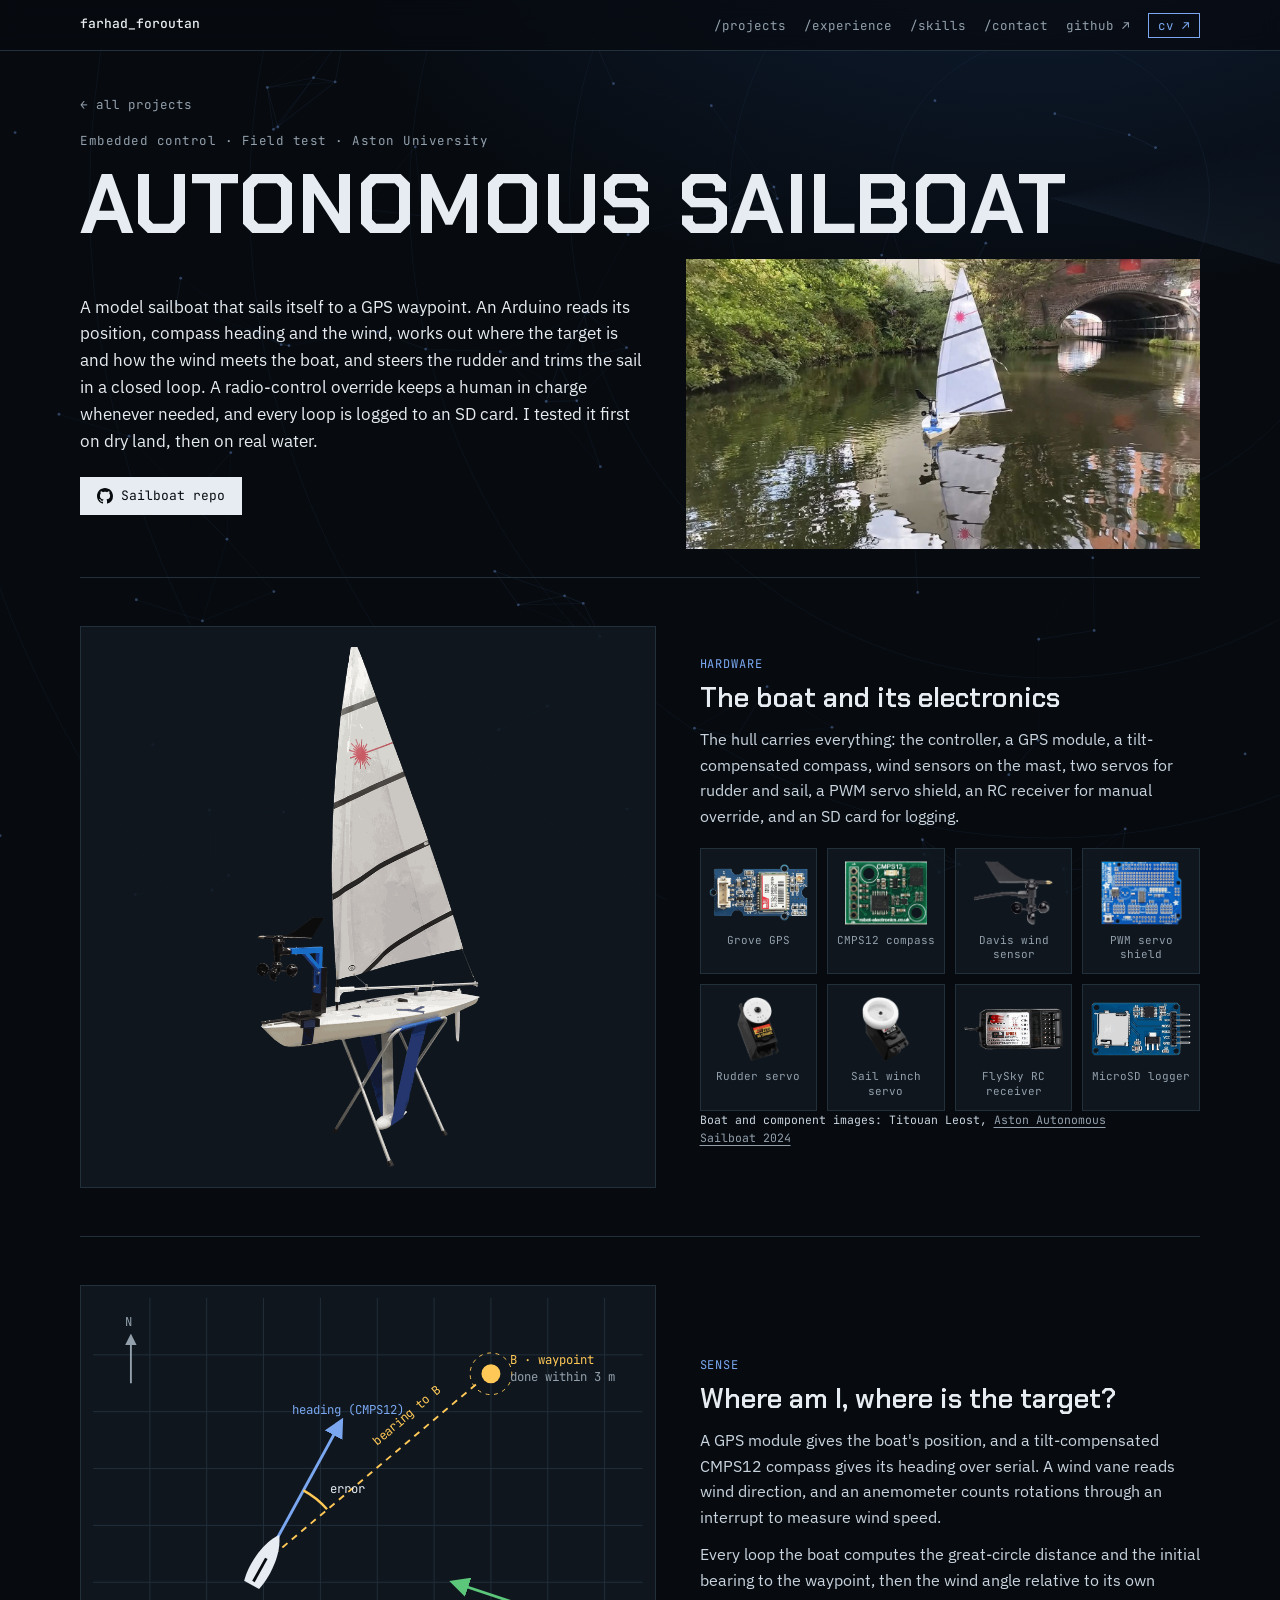
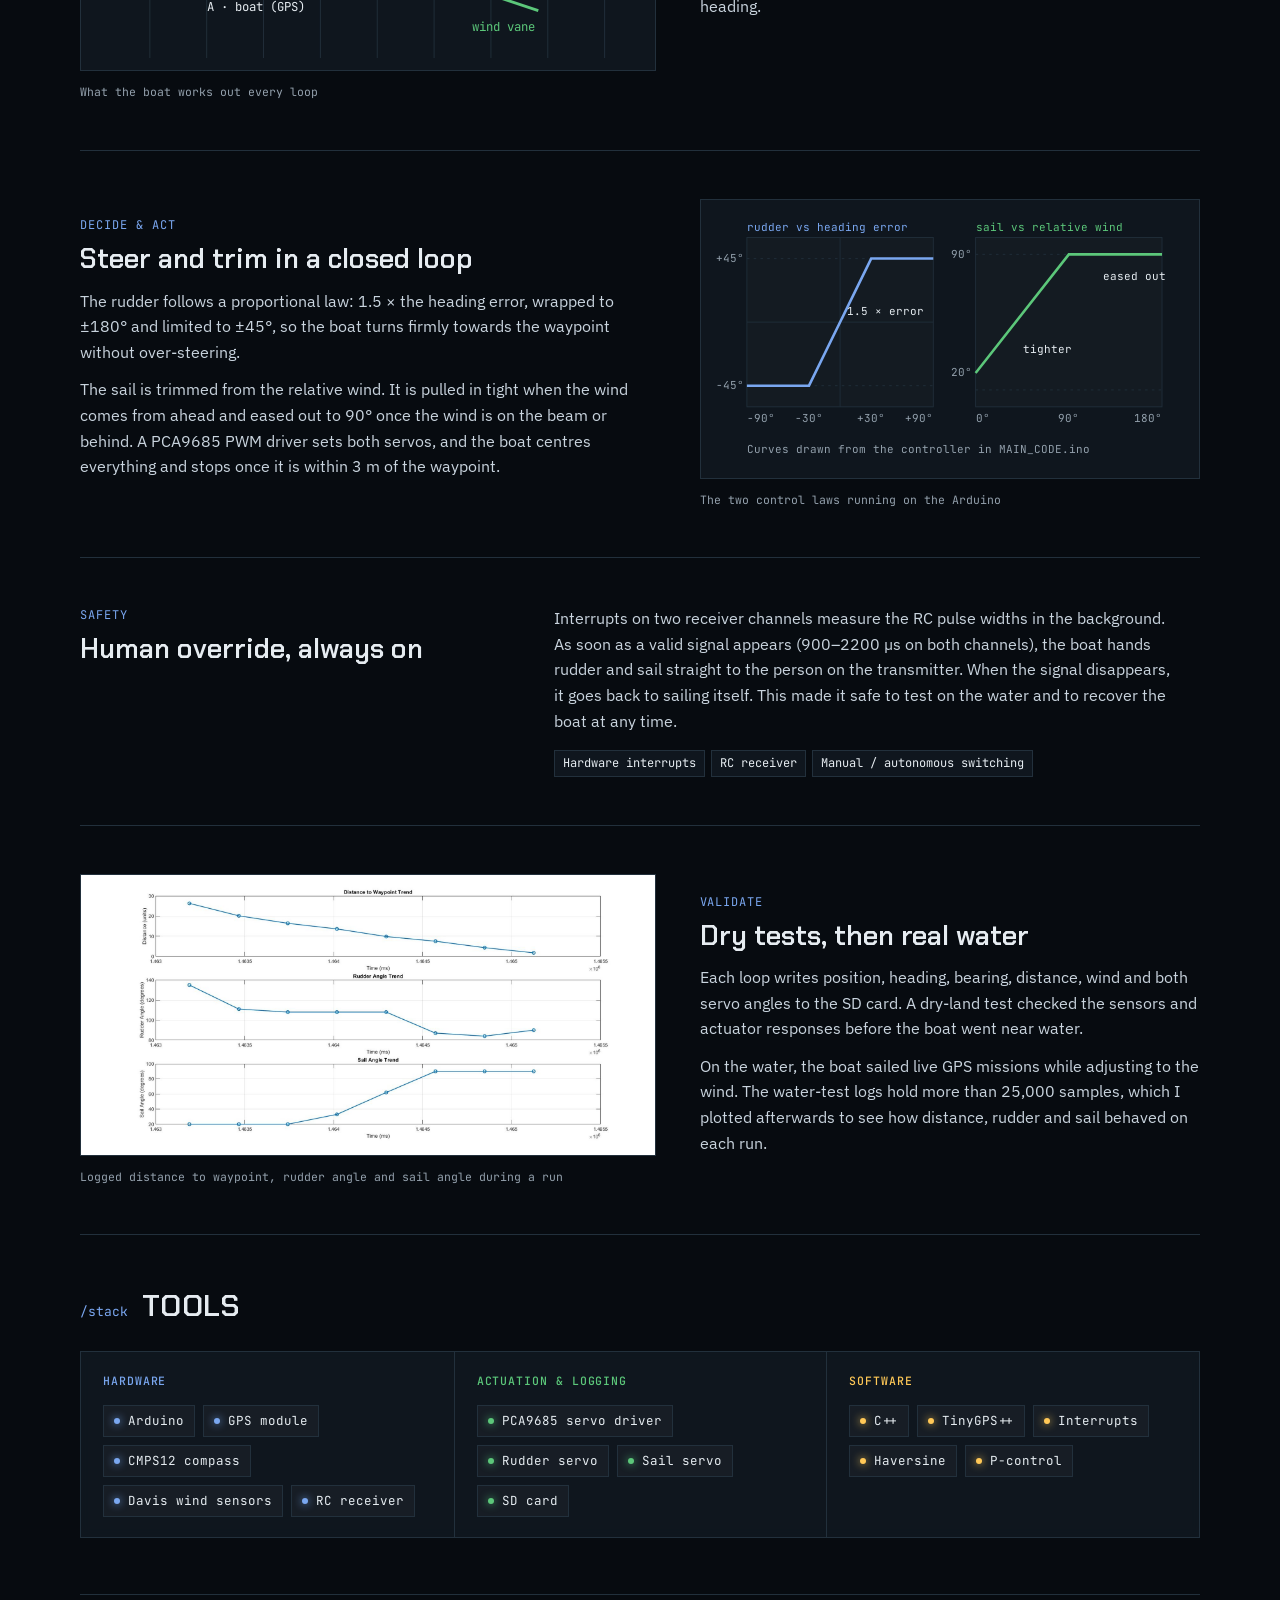
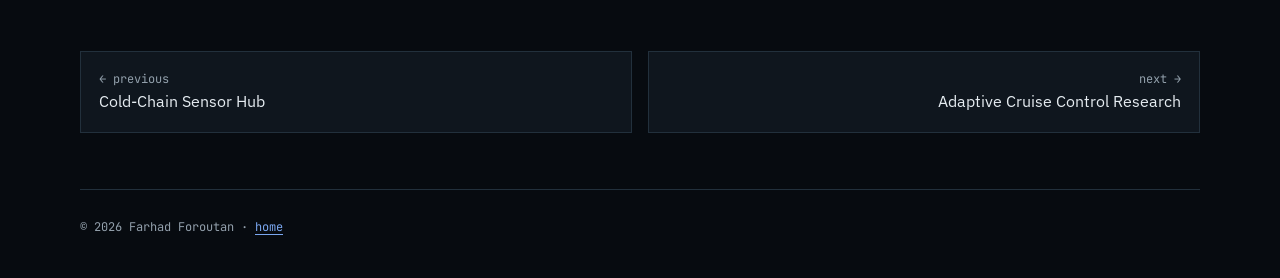
<file: projects/sailboat.html>
<!doctype html>
<html lang="en">
<head>
<meta charset="utf-8">
<meta name="viewport" content="width=device-width, initial-scale=1, viewport-fit=cover">
<title>Autonomous Sailboat · Farhad Foroutan</title>
<meta name="description" content="An Arduino-controlled sailboat that sails itself to GPS waypoints using compass, GPS and wind sensing, with an RC safety override, tested on real water.">
<link rel="preconnect" href="https://fonts.googleapis.com"><link rel="preconnect" href="https://fonts.gstatic.com" crossorigin><link rel="stylesheet" href="https://fonts.googleapis.com/css2?family=Barlow+Condensed:wght@500;600;700&family=IBM+Plex+Sans:wght@400;500;600&family=JetBrains+Mono:wght@400;500&display=swap">
<link rel="stylesheet" href="../assets/site.css?v=9">
</head>
<body>
<nav class="nav" aria-label="Main"><div class="wrap">
<a class="brand" href="../index.html#top">farhad_foroutan</a>
<ul><li><a href="../index.html#projects">/projects</a></li><li><a href="../index.html#experience">/experience</a></li><li><a href="../index.html#skills">/skills</a></li><li><a href="../index.html#contact">/contact</a></li>
<li><a href="https://github.com/M-Foroutan-M" target="_blank" rel="noopener" aria-label="GitHub profile">github ↗</a></li><li><a class="nav-cv" href="../cv.pdf" target="_blank" rel="noopener">cv ↗</a></li></ul>
</div></nav>

<main class="wrap">
<header class="p-head">
<a class="back" href="../index.html#projects">← all projects</a>
<div class="eyebrow">Embedded control · Field test · Aston University</div>
<h1>Autonomous Sailboat</h1>
<div class="p-intro">
<div>
<p class="lede">A model sailboat that sails itself to a GPS waypoint. An Arduino reads its position, compass heading and the wind, works out where the target is and how the wind meets the boat, and steers the rudder and trims the sail in a closed loop. A radio-control override keeps a human in charge whenever needed, and every loop is logged to an SD card. I tested it first on dry land, then on real water.</p>
<div class="btns">
<a class="btn primary" href="https://github.com/M-Foroutan-M/autonmous_sailboat" target="_blank" rel="noopener"><svg viewBox="0 0 16 16" aria-hidden="true"><path d="M8 0C3.58 0 0 3.58 0 8c0 3.54 2.29 6.53 5.47 7.59.4.07.55-.17.55-.38 0-.19-.01-.82-.01-1.49-2.01.37-2.53-.49-2.69-.94-.09-.23-.48-.94-.82-1.13-.28-.15-.68-.52-.01-.53.63-.01 1.08.58 1.23.82.72 1.21 1.87.87 2.33.66.07-.52.28-.87.51-1.07-1.78-.2-3.64-.89-3.64-3.95 0-.87.31-1.59.82-2.15-.08-.2-.36-1.02.08-2.12 0 0 .67-.21 2.2.82.64-.18 1.32-.27 2-.27.68 0 1.36.09 2 .27 1.53-1.04 2.2-.82 2.2-.82.44 1.1.16 1.92.08 2.12.51.56.82 1.27.82 2.15 0 3.07-1.87 3.75-3.65 3.95.29.25.54.73.54 1.48 0 1.07-.01 1.93-.01 2.2 0 .21.15.46.55.38A8.013 8.013 0 0016 8c0-4.42-3.58-8-8-8z"/></svg>Sailboat repo</a>
</div>
</div>
<figure class="p-head-media"><img src="../assets/img/sailboat-water.jpg" alt="The autonomous sailboat on the water during testing"></figure>
</div>
</header>

<!-- 0. Hardware -->
<section class="feature">
<figure class="feature-media boat-media">
<img src="../assets/img/sb-boat.png" alt="The sailboat platform with its sail, rudder and wind sensor mast">
</figure>
<div class="feature-text">
<div class="kicker">Hardware</div>
<h3>The boat and its electronics</h3>
<p>The hull carries everything: the controller, a GPS module, a tilt-compensated compass, wind sensors on the mast, two servos for rudder and sail, a PWM servo shield, an RC receiver for manual override, and an SD card for logging.</p>
<div class="parts">
<figure><img src="../assets/img/sb-gps.png" alt="" loading="lazy"><figcaption>Grove GPS</figcaption></figure>
<figure><img src="../assets/img/sb-cmps12.png" alt="" loading="lazy"><figcaption>CMPS12 compass</figcaption></figure>
<figure><img src="../assets/img/sb-wind.png" alt="" loading="lazy"><figcaption>Davis wind sensor</figcaption></figure>
<figure><img src="../assets/img/sb-servo-shield.png" alt="" loading="lazy"><figcaption>PWM servo shield</figcaption></figure>
<figure><img src="../assets/img/sb-rudder-servo.png" alt="" loading="lazy"><figcaption>Rudder servo</figcaption></figure>
<figure><img src="../assets/img/sb-sail-servo.png" alt="" loading="lazy"><figcaption>Sail winch servo</figcaption></figure>
<figure><img src="../assets/img/sb-rc.png" alt="" loading="lazy"><figcaption>FlySky RC receiver</figcaption></figure>
<figure><img src="../assets/img/sb-sd.png" alt="" loading="lazy"><figcaption>MicroSD logger</figcaption></figure>
</div>
<p class="credit-line">Boat and component images: Titouan Leost, <a href="https://github.com/TitouanLeost/Aston-Autonomous-Sailboat-2024" target="_blank" rel="noopener">Aston Autonomous Sailboat 2024</a></p>
</div>
</section>

<!-- 1. Navigation -->
<section class="feature">
<figure class="feature-media">
<div class="diagram">
<svg viewBox="0 0 580 380" role="img" aria-label="Top-down diagram: the boat at A, the waypoint B, the heading arrow, the bearing to B, the heading error between them, and the wind direction relative to the boat">
<defs>
<marker id="ah-b" viewBox="0 0 10 10" refX="8" refY="5" markerWidth="7" markerHeight="7" orient="auto-start-reverse"><path d="M0 0L10 5L0 10z" class="f-accent"/></marker>
<marker id="ah-w" viewBox="0 0 10 10" refX="8" refY="5" markerWidth="7" markerHeight="7" orient="auto-start-reverse"><path d="M0 0L10 5L0 10z" class="f-green"/></marker>
<marker id="ah-n" viewBox="0 0 10 10" refX="8" refY="5" markerWidth="6" markerHeight="6" orient="auto-start-reverse"><path d="M0 0L10 5L0 10z" class="f-muted"/></marker>
</defs>
<g class="grid-l"><path d="M0 60H580M0 120H580M0 180H580M0 240H580M0 300H580M60 0V380M120 0V380M180 0V380M240 0V380M300 0V380M360 0V380M420 0V380M480 0V380M540 0V380"/></g>
<!-- north -->
<path d="M40 90V40" class="s-muted" stroke-width="2" marker-end="url(#ah-n)"/><text x="34" y="30" class="t-muted">N</text>
<!-- waypoint B -->
<circle cx="420" cy="80" r="10" class="f-warm"/><circle cx="420" cy="80" r="22" class="s-warm" fill="none" stroke-dasharray="4 5"/>
<text x="440" y="70" class="t-warm">B · waypoint</text><text x="440" y="88" class="t-muted">done within 3 m</text>
<!-- bearing line -->
<path d="M180 280L408 88" class="s-warm" stroke-width="2" stroke-dasharray="7 6"/>
<text x="300" y="156" class="t-warm" transform="rotate(-40 300 156)">bearing to B</text>
<!-- heading -->
<path d="M180 280L262 130" class="s-accent" stroke-width="3" marker-end="url(#ah-b)"/>
<text x="210" y="122" class="t-accent">heading (CMPS12)</text>
<!-- heading error arc -->
<path d="M222 203 A88 88 0 0 1 247 223" class="s-warm" fill="none" stroke-width="2.5"/>
<text x="250" y="206" class="t-ink">error</text>
<!-- wind -->
<path d="M470 330L380 300" class="s-green" stroke-width="3" marker-end="url(#ah-w)"/>
<text x="400" y="352" class="t-green">wind vane</text>
<!-- boat hull, pointing along heading -->
<g transform="translate(180 280) rotate(29)">
<path d="M0 -34 C12 -18 13 10 9 26 L-9 26 C-13 10 -12 -18 0 -34Z" class="f-ink"/>
<path d="M0 -6 L0 22" class="s-bg" stroke-width="3"/>
</g>
<text x="120" y="330" class="t-ink">A · boat (GPS)</text>
</svg>
</div>
<figcaption>What the boat works out every loop</figcaption>
</figure>
<div class="feature-text">
<div class="kicker">Sense</div>
<h3>Where am I, where is the target?</h3>
<p>A GPS module gives the boat's position, and a tilt-compensated CMPS12 compass gives its heading over serial. A wind vane reads wind direction, and an anemometer counts rotations through an interrupt to measure wind speed.</p>
<p>Every loop the boat computes the great-circle distance and the initial bearing to the waypoint, then the wind angle relative to its own heading.</p>
</div>
</section>

<!-- 2. Control laws -->
<section class="feature flip">
<figure class="feature-media">
<div class="diagram">
<svg viewBox="0 0 560 300" role="img" aria-label="Two control curves. Rudder command rises linearly with heading error at 1.5 times and saturates at plus or minus 45 degrees beyond 30 degrees of error. Sail angle rises from 20 to 90 degrees as relative wind goes from 0 to 90 degrees, then stays at 90.">
<!-- rudder chart -->
<g transform="translate(40 30)">
<text x="0" y="-8" class="t-accent">rudder vs heading error</text>
<rect width="220" height="200" class="panel-r"/>
<path d="M0 100H220M110 0V200" class="s-line"/>
<path d="M0 25H220M0 175H220" class="s-line" stroke-dasharray="3 5"/>
<!-- x: -90..90 deg -> 0..220 ; y: -45..45 -> 175..25 -->
<polyline points="0,175 73.3,175 146.7,25 220,25" fill="none" class="s-accent" stroke-width="3"/>
<text x="-4" y="29" class="t-muted" text-anchor="end">+45°</text>
<text x="-4" y="179" class="t-muted" text-anchor="end">−45°</text>
<text x="73" y="218" class="t-muted" text-anchor="middle">−30°</text>
<text x="147" y="218" class="t-muted" text-anchor="middle">+30°</text>
<text x="0" y="218" class="t-muted">−90°</text>
<text x="220" y="218" class="t-muted" text-anchor="end">+90°</text>
<text x="118" y="92" class="t-ink">1.5 × error</text>
</g>
<!-- sail chart -->
<g transform="translate(310 30)">
<text x="0" y="-8" class="t-green">sail vs relative wind</text>
<rect width="220" height="200" class="panel-r"/>
<!-- x: 0..180 -> 0..220 ; y: 0..100 -> 200..0 -->
<path d="M0 180H220M0 20H220" class="s-line" stroke-dasharray="3 5"/>
<polyline points="0,160 110,20 220,20" fill="none" class="s-green" stroke-width="3"/>
<text x="-4" y="24" class="t-muted" text-anchor="end">90°</text>
<text x="-4" y="164" class="t-muted" text-anchor="end">20°</text>
<text x="0" y="218" class="t-muted">0°</text>
<text x="110" y="218" class="t-muted" text-anchor="middle">90°</text>
<text x="220" y="218" class="t-muted" text-anchor="end">180°</text>
<text x="56" y="136" class="t-ink">tighter</text>
<text x="150" y="50" class="t-ink">eased out</text>
</g>
<text x="40" y="285" class="t-muted">Curves drawn from the controller in MAIN_CODE.ino</text>
</svg>
</div>
<figcaption>The two control laws running on the Arduino</figcaption>
</figure>
<div class="feature-text">
<div class="kicker">Decide &amp; act</div>
<h3>Steer and trim in a closed loop</h3>
<p>The rudder follows a proportional law: 1.5 × the heading error, wrapped to ±180° and limited to ±45°, so the boat turns firmly towards the waypoint without over-steering.</p>
<p>The sail is trimmed from the relative wind. It is pulled in tight when the wind comes from ahead and eased out to 90° once the wind is on the beam or behind. A PCA9685 PWM driver sets both servos, and the boat centres everything and stops once it is within 3 m of the waypoint.</p>
</div>
</section>

<!-- 3. RC override -->
<section class="feature solo">
<div class="feature-text">
<div class="kicker">Safety</div>
<h3>Human override, always on</h3>
</div>
<div class="feature-text">
<p>Interrupts on two receiver channels measure the RC pulse widths in the background. As soon as a valid signal appears (900–2200 µs on both channels), the boat hands rudder and sail straight to the person on the transmitter. When the signal disappears, it goes back to sailing itself. This made it safe to test on the water and to recover the boat at any time.</p>
<div class="chips"><span>Hardware interrupts</span><span>RC receiver</span><span>Manual / autonomous switching</span></div>
</div>
</section>

<!-- 4. Testing -->
<section class="feature">
<figure class="feature-media">
<a href="../assets/img/sailboat-telemetry.jpg" target="_blank" rel="noopener"><img src="../assets/img/sailboat-telemetry.jpg" alt="Logged distance to waypoint, rudder angle and sail angle over time" loading="lazy" style="background:#fff"></a>
<figcaption>Logged distance to waypoint, rudder angle and sail angle during a run</figcaption>
</figure>
<div class="feature-text">
<div class="kicker">Validate</div>
<h3>Dry tests, then real water</h3>
<p>Each loop writes position, heading, bearing, distance, wind and both servo angles to the SD card. A dry-land test checked the sensors and actuator responses before the boat went near water.</p>
<p>On the water, the boat sailed live GPS missions while adjusting to the wind. The water-test logs hold more than 25,000 samples, which I plotted afterwards to see how distance, rudder and sail behaved on each run.</p>
</div>
</section>

<section class="sec"><div class="sec-head"><code>/stack</code><h2>Tools</h2></div>
<div class="toolbox">
<div class="tool-group"><h4>Hardware</h4><div class="tools"><span>Arduino</span><span>GPS module</span><span>CMPS12 compass</span><span>Davis wind sensors</span><span>RC receiver</span></div></div>
<div class="tool-group"><h4>Actuation &amp; logging</h4><div class="tools"><span>PCA9685 servo driver</span><span>Rudder servo</span><span>Sail servo</span><span>SD card</span></div></div>
<div class="tool-group"><h4>Software</h4><div class="tools"><span>C++</span><span>TinyGPS++</span><span>Interrupts</span><span>Haversine</span><span>P-control</span></div></div>
</div>
</section>

<section class="sec"><nav class="pager" aria-label="More projects">
<a href="cold-chain-iot.html"><span>← previous</span>Cold-Chain Sensor Hub</a>
<a class="next" href="acc-research.html"><span>next →</span>Adaptive Cruise Control Research</a>
</nav></section>
<footer>© 2026 Farhad Foroutan · <a href="../index.html">home</a></footer>
</main>
<script src="../assets/bg.js?v=9"></script>
</body>
</html>
</file>
<file: assets/site.css>
@import url("https://fonts.googleapis.com/css2?family=Chakra+Petch:wght@500;600;700&display=swap");
/* Layout: engineering-notebook site. Wide photo-led project grid on home; project pages = header, big visual, metric strip, short notes, gallery */
:root{
  --bg:#F2F4F6; --surface:#FFFFFF; --ink:#16202A; --muted:#5A6672; --line:#D5DBE1;
  --accent:#1D58B8; --accent-soft:#E2EAF7; --panel:#0F1A24;
  --ax-x:#D2412F; --ax-y:#2E9A4B; --ax-z:#2F63D6; --warm:#C98A00;
  --f-display:"Barlow Condensed","Arial Narrow",Arial,sans-serif;
  --f-body:"IBM Plex Sans",-apple-system,"Segoe UI",Roboto,sans-serif;
  --f-mono:"JetBrains Mono",ui-monospace,Menlo,Consolas,monospace;
}
@media (prefers-color-scheme: dark){:root:not([data-theme="light"]){
  --bg:#0B1117; --surface:#131B23; --ink:#E6ECF1; --muted:#93A0AC; --line:#25303B;
  --accent:#7AA7F0; --accent-soft:#18283C; --panel:#0F1A24;
  --ax-x:#F0705E; --ax-y:#5CC77A; --ax-z:#7AA0FF; --warm:#FFC857; color-scheme:dark}}
:root[data-theme="dark"]{
  --bg:#0B1117; --surface:#131B23; --ink:#E6ECF1; --muted:#93A0AC; --line:#25303B;
  --accent:#7AA7F0; --accent-soft:#18283C; --panel:#0F1A24;
  --ax-x:#F0705E; --ax-y:#5CC77A; --ax-z:#7AA0FF; --warm:#FFC857; color-scheme:dark}

*{box-sizing:border-box}
html{scroll-behavior:smooth}
body{margin:0;background:var(--bg);color:var(--ink);font-family:var(--f-body);font-size:16px;line-height:1.6;
  padding-left:max(16px,env(safe-area-inset-left,0px));padding-right:max(16px,env(safe-area-inset-right,0px))}
img{max-width:100%;display:block}
a{color:var(--accent);text-underline-offset:3px}
a:focus-visible,button:focus-visible{outline:2px solid var(--accent);outline-offset:3px}
.wrap{max-width:1120px;margin:0 auto}
.mono{font-family:var(--f-mono)}

/* nav */
.nav{position:sticky;top:env(safe-area-inset-top,0px);z-index:10;background:var(--bg);border-bottom:1px solid var(--line);
  margin-left:calc(-1 * max(16px,env(safe-area-inset-left,0px)));margin-right:calc(-1 * max(16px,env(safe-area-inset-right,0px)));
  padding-left:max(16px,env(safe-area-inset-left,0px));padding-right:max(16px,env(safe-area-inset-right,0px))}
.nav .wrap{display:flex;align-items:center;justify-content:space-between;gap:16px;padding-block:12px;flex-wrap:wrap}
.brand{font-family:var(--f-mono);font-size:13px;color:var(--ink);text-decoration:none;font-weight:500}
.nav ul{list-style:none;display:flex;gap:18px;margin:0;padding:0;flex-wrap:wrap;align-items:center}
.nav ul a{font-family:var(--f-mono);font-size:12.5px;color:var(--muted);text-decoration:none}
.nav ul a:hover{color:var(--accent)}

/* type */
h1,h2{font-family:var(--f-display);text-transform:uppercase;text-wrap:balance;margin:0}
h1{font-weight:700;font-size:clamp(2.8rem,7vw,5.2rem);line-height:.92;letter-spacing:-.005em}
h2{font-weight:600;font-size:2.1rem;line-height:1;letter-spacing:.01em}
h3{font-size:1.1rem;font-weight:600;margin:0;line-height:1.3}
.eyebrow{font-family:var(--f-mono);font-size:12.5px;color:var(--muted);letter-spacing:.04em}
.lede{max-width:60ch;margin:0;font-size:1.05rem}
.sec{padding-block:56px;border-top:1px solid var(--line)}
.sec-head{display:flex;align-items:baseline;gap:14px;margin-bottom:28px;flex-wrap:wrap}
.sec-head code{font-family:var(--f-mono);font-size:13px;color:var(--accent)}

/* buttons */
.btns{display:flex;flex-wrap:wrap;gap:10px}
.btn{display:inline-flex;align-items:center;gap:8px;font-family:var(--f-mono);font-size:13px;padding:10px 16px;border:1px solid var(--ink);color:var(--ink);text-decoration:none;background:transparent;line-height:1.2}
.btn svg{width:16px;height:16px;fill:currentColor;flex:none}
.btn.primary{background:var(--ink);color:var(--bg)}
.btn:hover{border-color:var(--accent);color:var(--accent)}
.btn.primary:hover{background:var(--accent);border-color:var(--accent);color:var(--bg)}

/* home hero */
.hero{display:grid;grid-template-columns:1.25fr 1fr;gap:48px;align-items:center;padding-block:56px}
.hero > *{min-width:0}
.hero .role{font-family:var(--f-display);font-weight:500;font-size:1.6rem;color:var(--accent);margin:12px 0 16px}
.hero .lede{margin-bottom:26px}
.hero-photo{position:relative;margin:0}
.hero-photo img{width:100%;aspect-ratio:1/1;object-fit:cover;border:1px solid var(--line)}
.hero-photo figcaption{position:absolute;left:0;bottom:0;background:var(--panel);color:#C9D4DE;font-family:var(--f-mono);font-size:11.5px;padding:6px 10px}

.facts{display:grid;grid-template-columns:repeat(4,1fr);border-top:1px solid var(--line);border-bottom:1px solid var(--line);margin-bottom:8px}
.facts div{padding:16px 14px;border-left:1px solid var(--line);min-width:0}
.facts div:first-child{border-left:0;padding-left:0}
.facts b{display:block;font-family:var(--f-display);font-size:2.1rem;font-weight:600;line-height:1;font-variant-numeric:tabular-nums}
.facts span{font-size:13px;color:var(--muted)}

/* project grid */
.grid{display:grid;grid-template-columns:repeat(6,1fr);gap:20px}
.card{grid-column:span 2;position:relative;background:var(--surface);border:1px solid var(--line);display:flex;flex-direction:column;min-width:0;transition:border-color .15s,transform .15s}
.card.big{grid-column:span 3}
.card.half{grid-column:span 3}
.card:hover{border-color:var(--accent);transform:translateY(-2px)}
.card .thumb{aspect-ratio:16/10;overflow:hidden;background:var(--panel);border-bottom:1px solid var(--line)}
.card .thumb img{width:100%;height:100%;object-fit:cover;transition:transform .4s}
.card:hover .thumb img{transform:scale(1.03)}
.card .body{padding:18px 18px 16px;display:flex;flex-direction:column;gap:8px;flex:1}
.card .tag{font-family:var(--f-mono);font-size:11.5px;color:var(--accent);text-transform:uppercase;letter-spacing:.06em}
.card h3 a{color:var(--ink);text-decoration:none}
.card h3 a::after{content:"";position:absolute;inset:0;z-index:1}
.card p{margin:0;font-size:14.5px;color:var(--muted)}
.card .foot{margin-top:auto;padding-top:10px;display:flex;justify-content:space-between;align-items:center;gap:10px;font-family:var(--f-mono);font-size:12.5px}
.card .more{color:var(--ink)}
.card:hover .more{color:var(--accent)}
.gh{position:relative;z-index:2;display:inline-flex;align-items:center;gap:6px;color:var(--muted);text-decoration:none}
.gh svg{width:16px;height:16px;fill:currentColor}
.gh:hover{color:var(--accent)}
.private{color:var(--muted)}

/* timeline */
.timeline{list-style:none;margin:0;padding:0;border-top:1px solid var(--line)}
.timeline li{display:grid;grid-template-columns:170px 1fr auto;gap:20px;padding-block:14px;border-bottom:1px solid var(--line);align-items:baseline}
.timeline li > *{min-width:0}
.timeline .when{font-family:var(--f-mono);font-size:12.5px;color:var(--muted);font-variant-numeric:tabular-nums}
.timeline .what b{font-weight:600}
.timeline .what span{color:var(--muted)}
.timeline a{font-family:var(--f-mono);font-size:12.5px;white-space:nowrap}

/* skills */
.skills{display:grid;grid-template-columns:repeat(3,1fr);gap:28px}
.skills > div{min-width:0}
.skills h3{font-family:var(--f-mono);font-size:12.5px;font-weight:500;color:var(--muted);margin-bottom:10px;text-transform:uppercase;letter-spacing:.06em}
.chips{display:flex;flex-wrap:wrap;gap:6px}
.chips span{font-family:var(--f-mono);font-size:12px;border:1px solid var(--line);background:var(--surface);padding:3px 8px}

.edu{display:grid;grid-template-columns:1fr 1fr;gap:28px}
.edu > div{min-width:0}
.edu p{margin:6px 0 0;font-size:15px;color:var(--muted)}

.contact{display:grid;grid-template-columns:repeat(3,1fr);border-top:1px solid var(--line);margin-top:24px}
.contact div{padding:16px 0;border-bottom:1px solid var(--line);min-width:0}
.contact span{display:block;font-family:var(--f-mono);font-size:12px;color:var(--muted)}
.contact a,.contact b{font-weight:500;overflow-wrap:anywhere}
footer{padding-block:28px 40px;font-family:var(--f-mono);font-size:12px;color:var(--muted);border-top:1px solid var(--line)}

/* project page */
.p-head{padding-block:44px 28px;display:grid;gap:16px}
.p-head .back{font-family:var(--f-mono);font-size:12.5px;color:var(--muted);text-decoration:none}
.p-head .back:hover{color:var(--accent)}
.p-visual{margin:0;background:var(--panel);border:1px solid var(--line);position:relative;overflow:hidden}
.p-visual img{width:100%;max-height:640px;object-fit:cover}
.p-visual canvas{display:block;width:100%;height:auto;aspect-ratio:16/9;max-width:100%}
.p-visual .cap{position:absolute;left:0;bottom:0;background:rgba(15,26,36,.88);color:#C9D4DE;font-family:var(--f-mono);font-size:11.5px;padding:6px 10px}
.controls{display:flex;flex-wrap:wrap;gap:8px;align-items:center;padding:12px 14px;background:var(--panel);border-top:1px solid #22313F;font-family:var(--f-mono);font-size:12px;color:#C9D4DE}
.controls button{font-family:var(--f-mono);font-size:12px;background:transparent;color:#C9D4DE;border:1px solid #3B5470;padding:6px 10px;cursor:pointer}
.controls button[aria-pressed="true"]{background:#7AA7F0;color:#0F1A24;border-color:#7AA7F0}
.controls .hint{margin-left:auto;color:#8CA0B3}
.metrics{display:grid;grid-template-columns:repeat(3,1fr);border-bottom:1px solid var(--line);margin-block:0 8px}
.metrics div{padding:20px 16px;border-left:1px solid var(--line);min-width:0}
.metrics div:first-child{border-left:0;padding-left:0}
.metrics b{display:block;font-family:var(--f-display);font-size:2.4rem;font-weight:600;line-height:1}
.metrics span{font-size:13.5px;color:var(--muted)}
.notes{display:grid;grid-template-columns:repeat(2,1fr);gap:28px 40px}
.notes > div{min-width:0}
.notes h3{margin-bottom:6px}
.notes p{margin:0;color:var(--muted);max-width:60ch}
.gallery{display:grid;grid-template-columns:repeat(auto-fill,minmax(260px,1fr));gap:16px}
.gallery figure{margin:0;background:var(--surface);border:1px solid var(--line);min-width:0}
.gallery a{display:block;aspect-ratio:4/3;overflow:hidden;background:var(--panel)}
.gallery img{width:100%;height:100%;object-fit:cover;transition:transform .3s}
.gallery img.contain{object-fit:contain;background:#fff}
.gallery a:hover img{transform:scale(1.03)}
.gallery figcaption{padding:10px 12px;font-size:13.5px;color:var(--muted)}
.pager{display:grid;grid-template-columns:1fr 1fr;gap:16px}
.pager a{display:block;padding:18px;border:1px solid var(--line);background:var(--surface);text-decoration:none;color:var(--ink);min-width:0}
.pager a:hover{border-color:var(--accent)}
.pager span{display:block;font-family:var(--f-mono);font-size:12px;color:var(--muted)}
.pager .next{text-align:right}
.note-box{font-size:14px;color:var(--muted);border-left:3px solid var(--line);padding-left:12px;margin:0}

@media (max-width:860px){
  .grid{grid-template-columns:repeat(2,1fr)}
  .card,.card.big,.card.half{grid-column:span 1}
  .skills{grid-template-columns:1fr 1fr}
}
@media (max-width:860px) and (min-width:641px){.card.big:first-child{grid-column:span 2}}
@media (max-width:640px){
  .hero{grid-template-columns:1fr;gap:28px;padding-block:36px}
  .grid{grid-template-columns:1fr}
  .facts{grid-template-columns:repeat(2,1fr)}
  .facts div:nth-child(3){border-left:0;padding-left:0}
  .facts div:nth-child(n+3){border-top:1px solid var(--line)}
  .timeline li{grid-template-columns:1fr;gap:2px}
  .skills,.edu,.notes,.contact,.pager{grid-template-columns:1fr}
  .metrics{grid-template-columns:1fr}
  .metrics div{border-left:0;padding-left:0;border-top:1px solid var(--line)}
  .metrics div:first-child{border-top:0}
  .nav ul{gap:12px}
  .controls .hint{margin-left:0;width:100%}
}
@media (prefers-reduced-motion:reduce){*{transition:none!important;scroll-behavior:auto!important}}
.duo{display:grid;grid-template-columns:1fr 1fr;gap:16px}
.duo .p-visual img{aspect-ratio:4/5;max-height:640px;width:100%;object-fit:cover}
@media (max-width:640px){.duo{grid-template-columns:1fr}.duo .p-visual img{aspect-ratio:4/3}}

/* ===== Dark theme, tech font, animated background, new intro ===== */
:root:root:root{
  --bg:#070B10; --surface:rgba(17,25,33,.85); --ink:#E6ECF1; --muted:#93A0AC; --line:#22303C;
  --accent:#7AA7F0; --accent-soft:#18283C; --panel:#0F1A24;
  --ax-x:#F0705E; --ax-y:#5CC77A; --ax-z:#7AA0FF; --warm:#FFC857;
  --f-display:"Chakra Petch","Arial Narrow",Arial,sans-serif;
  color-scheme:dark;
}
body{background:radial-gradient(1100px 600px at 80% -10%,#0E1D33 0%,transparent 65%),var(--bg);background-attachment:fixed}
#bg{position:fixed;inset:0;width:100%;height:100%;z-index:0;pointer-events:none}
main{position:relative;z-index:1}
.nav{background:rgba(7,11,16,.72);-webkit-backdrop-filter:blur(10px);backdrop-filter:blur(10px)}
.card{-webkit-backdrop-filter:blur(6px);backdrop-filter:blur(6px)}
h1{letter-spacing:.01em}
h2{font-size:1.9rem}

/* intro: round photo | text | contact table */
.intro{display:grid;grid-template-columns:168px minmax(0,1fr) 300px;gap:40px;align-items:center;padding-block:64px 48px}
.intro > *{min-width:0}
.intro-photo{width:168px;height:168px;border-radius:50%;object-fit:cover;border:4px solid var(--bg);box-shadow:0 0 0 2px var(--accent),0 0 40px rgba(122,167,240,.25)}
.intro h1{font-size:clamp(2.2rem,4.4vw,3.4rem);line-height:1}
.intro .role{font-family:var(--f-mono);font-size:.95rem;font-weight:500;color:var(--accent);margin:12px 0 16px;letter-spacing:.02em}
.intro .lede{margin:0;max-width:60ch;font-size:1rem;color:#C9D4DE}
.vitals{list-style:none;margin:0;padding:4px 0 4px 24px;border-top:0;border-left:1px solid var(--line);display:grid;gap:12px}
.vitals li{display:grid;grid-template-columns:72px minmax(0,1fr);gap:10px;align-items:baseline;font-family:var(--f-mono);font-size:12.5px;min-width:0}
.vitals span{font-size:11px;color:var(--muted);text-transform:uppercase;letter-spacing:.08em}
.vitals a,.vitals b{color:var(--ink);font-weight:500;text-decoration:none;overflow-wrap:anywhere}
.vitals a:hover{color:var(--accent)}
@media (max-width:900px){
  .intro{grid-template-columns:140px minmax(0,1fr);gap:28px}
  .intro-photo{width:140px;height:140px}
  .vitals{grid-column:1 / -1;border-left:0;padding:16px 0 0;border-top:1px solid var(--line);grid-template-columns:repeat(2,minmax(0,1fr))}
}
@media (max-width:640px){
  .intro{grid-template-columns:1fr;padding-block:36px 28px}
  .intro-photo{width:120px;height:120px}
  .vitals{grid-template-columns:1fr}
}

/* project pages: image + text feature rows */
.feature{display:grid;grid-template-columns:minmax(0,1.15fr) minmax(0,1fr);gap:44px;align-items:center;padding-block:48px;border-top:1px solid var(--line)}
.feature.flip .feature-media{order:2}
.feature.solo{grid-template-columns:minmax(0,.8fr) minmax(0,1.2fr);align-items:start}
.feature-media{margin:0;display:grid;gap:12px;min-width:0}
.feature-media a{display:block}
.feature-media img{width:100%;border:1px solid var(--line);background:var(--panel)}
.feature-media .pair{display:grid;grid-template-columns:1fr 1fr;gap:12px}
.feature-media .pair img{aspect-ratio:4/3;object-fit:cover}
.feature-media a:hover img{border-color:var(--accent)}
.feature-media figcaption{font-family:var(--f-mono);font-size:11.5px;color:var(--muted)}
.feature-text{min-width:0}
.feature-text .kicker{font-family:var(--f-mono);font-size:12px;color:var(--accent);text-transform:uppercase;letter-spacing:.08em;margin-bottom:8px}
.feature-text h3{font-family:var(--f-display);font-size:1.7rem;font-weight:600;line-height:1.15;margin:0 0 14px}
.feature-text p{margin:0 0 12px;color:#C9D4DE;max-width:62ch}
.feature-text .chips{margin-top:16px}
.feature-text .more-link{margin-top:16px;font-family:var(--f-mono);font-size:13px}
@media (max-width:760px){
  .feature,.feature.solo{grid-template-columns:minmax(0,1fr);gap:20px;padding-block:36px}
  .feature.flip .feature-media{order:0}
  .feature.solo h3{margin-bottom:0}
}

/* project page: full-width summary */
.p-head .lede{max-width:none}

/* project page: tools panel */
.toolbox{display:grid;grid-template-columns:repeat(3,minmax(0,1fr));border:1px solid var(--line);background:var(--surface);-webkit-backdrop-filter:blur(6px);backdrop-filter:blur(6px)}
.tool-group{padding:20px 22px;border-left:1px solid var(--line);min-width:0;--dot:var(--accent)}
.tool-group:first-child{border-left:0}
.tool-group:nth-child(2){--dot:var(--ax-y)}
.tool-group:nth-child(3){--dot:var(--warm)}
.tool-group h4{margin:0 0 14px;font-family:var(--f-mono);font-size:11.5px;font-weight:500;color:var(--dot);text-transform:uppercase;letter-spacing:.08em}
.tools{display:flex;flex-wrap:wrap;gap:8px}
.tools span{display:inline-flex;align-items:center;gap:8px;font-family:var(--f-mono);font-size:12.5px;color:var(--ink);padding:5px 10px;border:1px solid var(--line);background:rgba(255,255,255,.03);transition:border-color .15s,background .15s}
.tools span::before{content:"";flex:none;width:6px;height:6px;border-radius:50%;background:var(--dot);box-shadow:0 0 8px var(--dot)}
.tools span:hover{border-color:var(--dot);background:rgba(255,255,255,.07)}
@media (max-width:760px){
  .toolbox{grid-template-columns:minmax(0,1fr)}
  .tool-group{border-left:0;border-top:1px solid var(--line)}
  .tool-group:first-child{border-top:0}
}

/* project page: summary next to an image */
.p-intro{display:grid;grid-template-columns:minmax(0,1.1fr) minmax(0,1fr);gap:40px;align-items:center}
.p-intro > *{min-width:0}
.p-intro .lede{max-width:62ch;margin-bottom:22px}
.p-head-media{margin:0;padding:18px;border:1px solid var(--line);background:radial-gradient(circle at 50% 60%,rgba(122,167,240,.16),transparent 70%),var(--surface)}
.p-head-media img{width:100%;max-height:300px;object-fit:contain}
.p-head-media figcaption{margin-top:8px;font-family:var(--f-mono);font-size:11px;color:var(--muted);text-align:right}
.p-head-media figcaption a{color:var(--muted)}
.p-head-media figcaption a:hover{color:var(--accent)}
@media (max-width:760px){.p-intro{grid-template-columns:minmax(0,1fr);gap:24px}}

/* home card: product image with credit */
.card .thumb.contain{position:relative;display:flex;align-items:center;justify-content:center;padding:16px;background:radial-gradient(circle at 50% 60%,rgba(122,167,240,.18),transparent 70%),var(--panel)}
.card .thumb.contain img{object-fit:contain}
.thumb .credit{position:absolute;right:8px;bottom:6px;z-index:2;font-family:var(--f-mono);font-size:10.5px;color:var(--muted);text-decoration:none;background:rgba(7,11,16,.7);padding:2px 6px}
.thumb .credit:hover{color:var(--accent)}

/* project page: part headings, wide figure, pipeline stages */
.part-head{padding-block:64px 16px;border-top:1px solid var(--line)}
.part-head .kicker{font-family:var(--f-mono);font-size:12px;color:var(--accent);text-transform:uppercase;letter-spacing:.08em}
.part-head h2{margin-top:8px}
.part-head p{margin:12px 0 0;color:#C9D4DE;max-width:62ch}
.feature-media .pair.tall img{aspect-ratio:3/4}
.wide-figure{margin:24px 0 0}
.wide-figure a{display:block}
.wide-figure img{width:100%;border:1px solid var(--line);background:var(--panel)}
.wide-figure a:hover img{border-color:var(--accent)}
.wide-figure figcaption{margin-top:10px;font-family:var(--f-mono);font-size:11.5px;color:var(--muted)}
.stages{list-style:none;margin:28px 0 8px;padding:0;display:grid;grid-template-columns:repeat(5,minmax(0,1fr));gap:14px;counter-reset:st}
.stages li{position:relative;min-width:0;padding:16px;background:var(--surface);border:1px solid var(--line)}
.stages li::before{counter-increment:st;content:"0" counter(st);display:block;margin-bottom:8px;font-family:var(--f-mono);font-size:12px;color:var(--accent)}
.stages li:not(:last-child)::after{content:"›";position:absolute;right:-12px;top:50%;transform:translateY(-50%);font-family:var(--f-mono);font-size:18px;color:var(--accent)}
.stages h4{margin:0 0 6px;font-family:var(--f-display);font-size:1.05rem;font-weight:600}
.stages p{margin:0;font-size:13.5px;line-height:1.5;color:var(--muted)}
@media (max-width:900px){.stages{grid-template-columns:repeat(2,minmax(0,1fr))}.stages li::after{display:none}}
@media (max-width:640px){.stages{grid-template-columns:minmax(0,1fr)}.part-head{padding-block:48px 8px}}

/* remove frames around header and card images, show tall photos uncropped */
.p-head-media{padding:0;border:0;background:none}
.p-head-media img{display:block;margin-inline:auto;width:auto;max-width:100%;max-height:440px;object-fit:contain}
.card .thumb.contain{padding:0;background:var(--panel)}
.card .thumb.contain img{object-fit:cover}
.feature-media .pair.tall{align-items:start}
.feature-media .pair.tall img{aspect-ratio:auto;height:auto;object-fit:contain}


.card .thumb img[src$=".svg"]{object-fit:contain}

/* project page: inline diagrams */
.diagram{border:1px solid var(--line);background:var(--surface);padding:12px}
.diagram svg{display:block;width:100%;height:auto;font-family:var(--f-mono);font-size:13px}
.diagram .grid-l path{stroke:var(--line);stroke-width:1}
.diagram .panel-r{fill:rgba(255,255,255,.02);stroke:var(--line)}
.diagram .s-line{stroke:var(--line);stroke-width:1;fill:none}
.diagram .s-accent{stroke:var(--accent)} .diagram .f-accent{fill:var(--accent)} .diagram .t-accent{fill:var(--accent)}
.diagram .s-green{stroke:var(--ax-y)} .diagram .f-green{fill:var(--ax-y)} .diagram .t-green{fill:var(--ax-y)}
.diagram .s-warm{stroke:var(--warm)} .diagram .f-warm{fill:var(--warm)} .diagram .t-warm{fill:var(--warm)}
.diagram .s-muted{stroke:var(--muted)} .diagram .f-muted{fill:var(--muted)} .diagram .t-muted{fill:var(--muted)}
.diagram .f-ink{fill:var(--ink)} .diagram .t-ink{fill:var(--ink)} .diagram .s-bg{stroke:var(--bg)}

/* home: every project card the same size and shape */
@media (min-width:861px){
  .card,.card.big,.card.half{grid-column:span 3}
}
.card .thumb{aspect-ratio:1837/1597 !important}

/* sailboat page: boat photo and parts grid */
.boat-media{background:var(--surface);border:1px solid var(--line);padding:20px;display:flex;justify-content:center}
.boat-media img{width:auto;max-width:100%;max-height:520px;border:0;background:none}
.parts{display:grid;grid-template-columns:repeat(4,minmax(0,1fr));gap:10px;margin-top:18px}
.parts figure{margin:0;min-width:0;display:flex;flex-direction:column;align-items:center;gap:8px;padding:12px 8px;background:var(--surface);border:1px solid var(--line);transition:border-color .15s}
.parts figure:hover{border-color:var(--accent)}
.parts img{width:100%;height:64px;object-fit:contain}
.parts figcaption{font-family:var(--f-mono);font-size:11px;line-height:1.3;color:var(--muted);text-align:center}
.credit-line{margin-top:14px;font-family:var(--f-mono);font-size:11.5px;color:var(--muted)}
.credit-line a{color:var(--muted)}
.credit-line a:hover{color:var(--accent)}
@media (max-width:640px){.parts{grid-template-columns:repeat(2,minmax(0,1fr))}}

/* project page: code panel (JSON record) */
.code-panel{border:1px solid var(--line);background:var(--surface);padding:18px 20px;overflow-x:auto}
.code-panel pre{margin:0;font-family:var(--f-mono);font-size:12.5px;line-height:1.65;color:var(--ink);white-space:pre}
.code-panel .k{color:var(--accent)}
.code-panel .s{color:var(--ax-y)}
.code-panel .n{color:var(--warm)}
.code-panel .b{color:var(--ax-x)}
.code-panel .c{color:var(--muted)}

/* project page: citation and narrow figure images */
.feature-text .cite{font-size:14px;color:var(--muted);border-left:2px solid var(--line);padding-left:12px}
.feature-media img.narrow{width:auto;max-width:100%;max-height:460px;margin-inline:auto;display:block}

/* nav: CV link stands out */
.nav ul a.nav-cv{color:var(--accent);border:1px solid var(--accent);padding:3px 9px}
.nav ul a.nav-cv:hover{background:var(--accent);color:var(--bg)}

/* home: compact grid, 3 per row, thumbnails never cropped.
   The picture sits whole in the frame; a blurred copy of itself fills the space around it. */
@media (min-width:861px){
  .card,.card.big,.card.half{grid-column:span 2}
  .card:last-child:nth-child(3n+1){grid-column:3 / span 2}
}
.card .thumb,.card .thumb.contain{aspect-ratio:4/3 !important;position:relative;isolation:isolate;overflow:hidden;padding:0;background:var(--panel)}
.card .thumb::before{content:"";position:absolute;inset:-30px;z-index:-1;background:var(--thumb) center/cover no-repeat;filter:blur(22px) brightness(.45) saturate(1.2)}
.card .thumb img,.card .thumb.contain img{position:relative;width:100%;height:100%;object-fit:contain !important;filter:drop-shadow(0 6px 18px rgba(0,0,0,.35))}
.card .body{padding:16px 16px 14px}
.card h3{font-size:1.02rem}
.card p{font-size:14px}

/* home: teaching */
.teach{display:grid;grid-template-columns:repeat(5,minmax(0,1fr));gap:12px}
.teach-item{min-width:0;display:flex;flex-direction:column;gap:4px;padding:18px 16px;background:var(--surface);border:1px solid var(--line);transition:border-color .15s}
.teach-item:hover{border-color:var(--accent)}
.teach-item b{font-family:var(--f-display);font-size:2.4rem;font-weight:600;line-height:1;color:var(--accent);font-variant-numeric:tabular-nums}
.teach-unit{font-family:var(--f-mono);font-size:11px;color:var(--muted);text-transform:uppercase;letter-spacing:.08em}
.teach-item h3{margin-top:12px;font-size:1rem;line-height:1.3}
.teach-item p{margin:0;font-size:13.5px;line-height:1.5;color:var(--muted)}
@media (max-width:900px){.teach{grid-template-columns:repeat(3,minmax(0,1fr))}}
@media (max-width:640px){.teach{grid-template-columns:repeat(2,minmax(0,1fr))}}

/* home: contact paragraph uses the full width */
#contact .lede{max-width:none}
</file>
